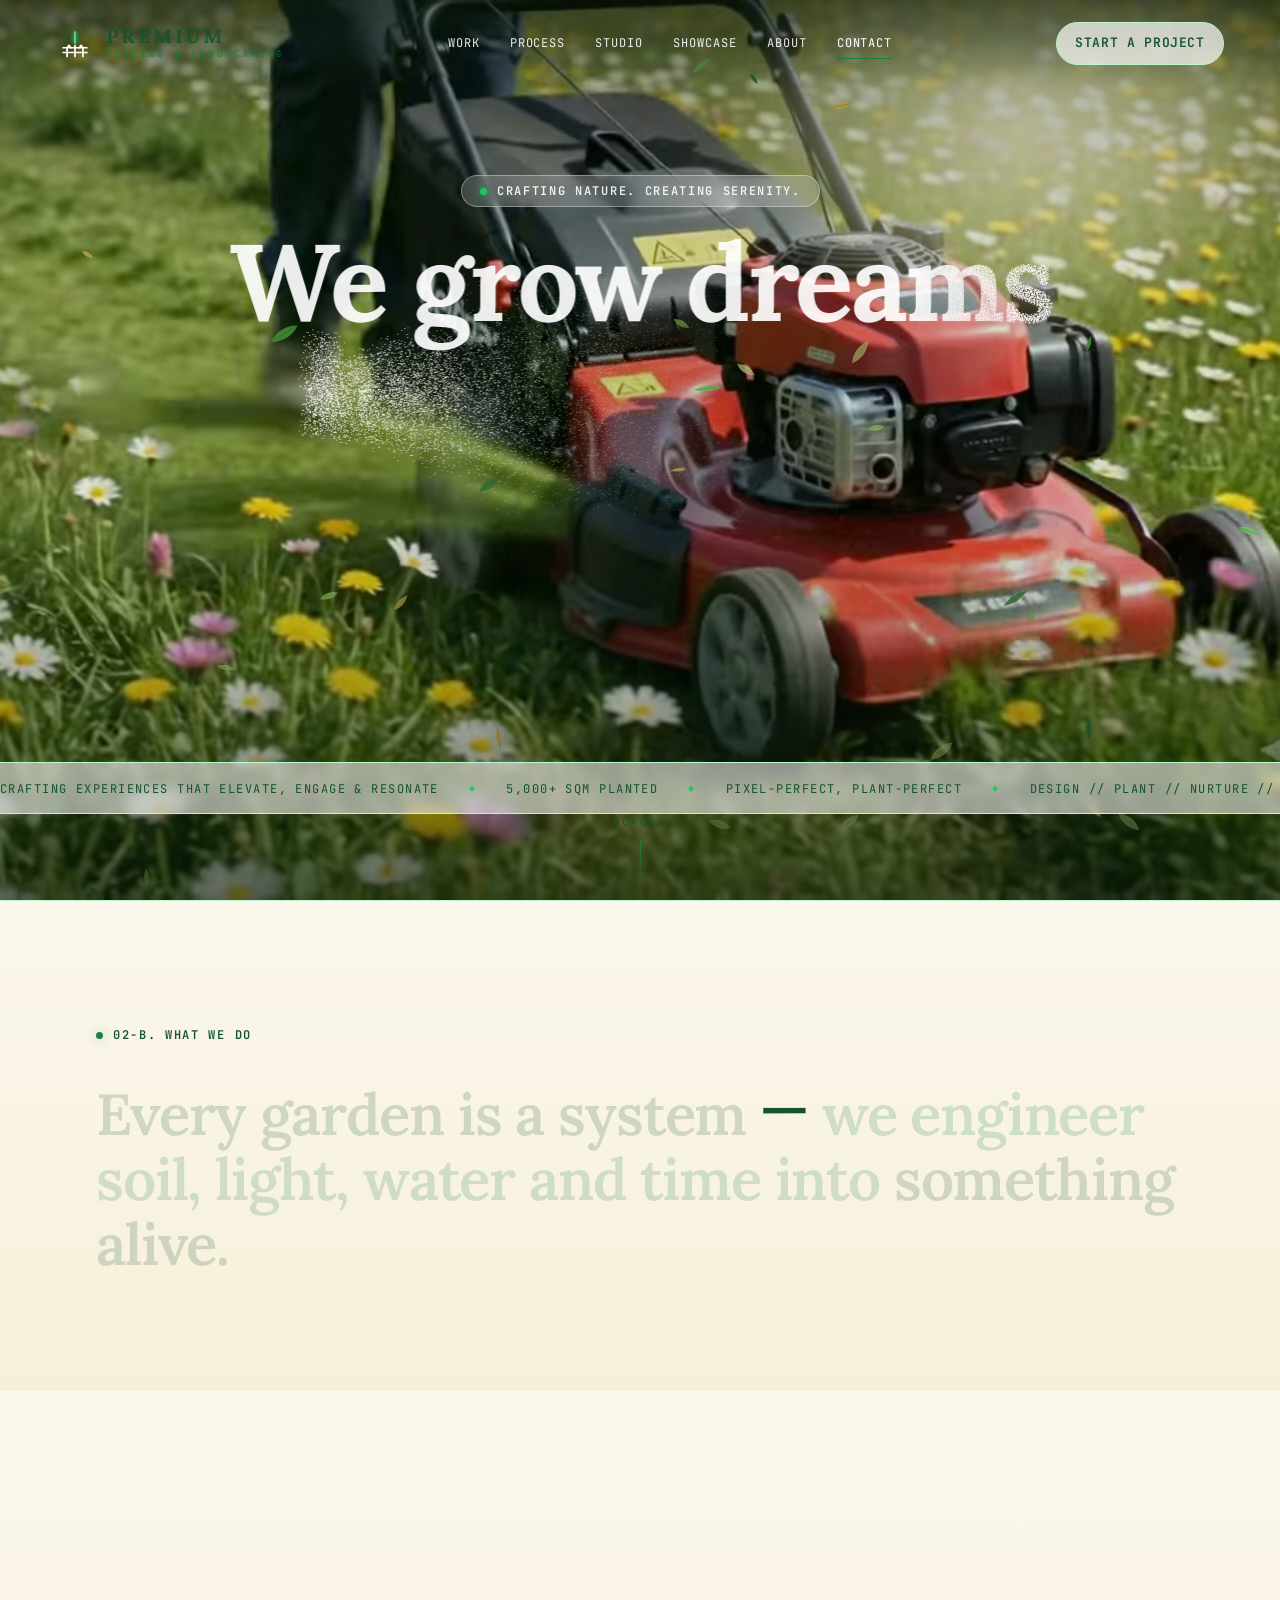
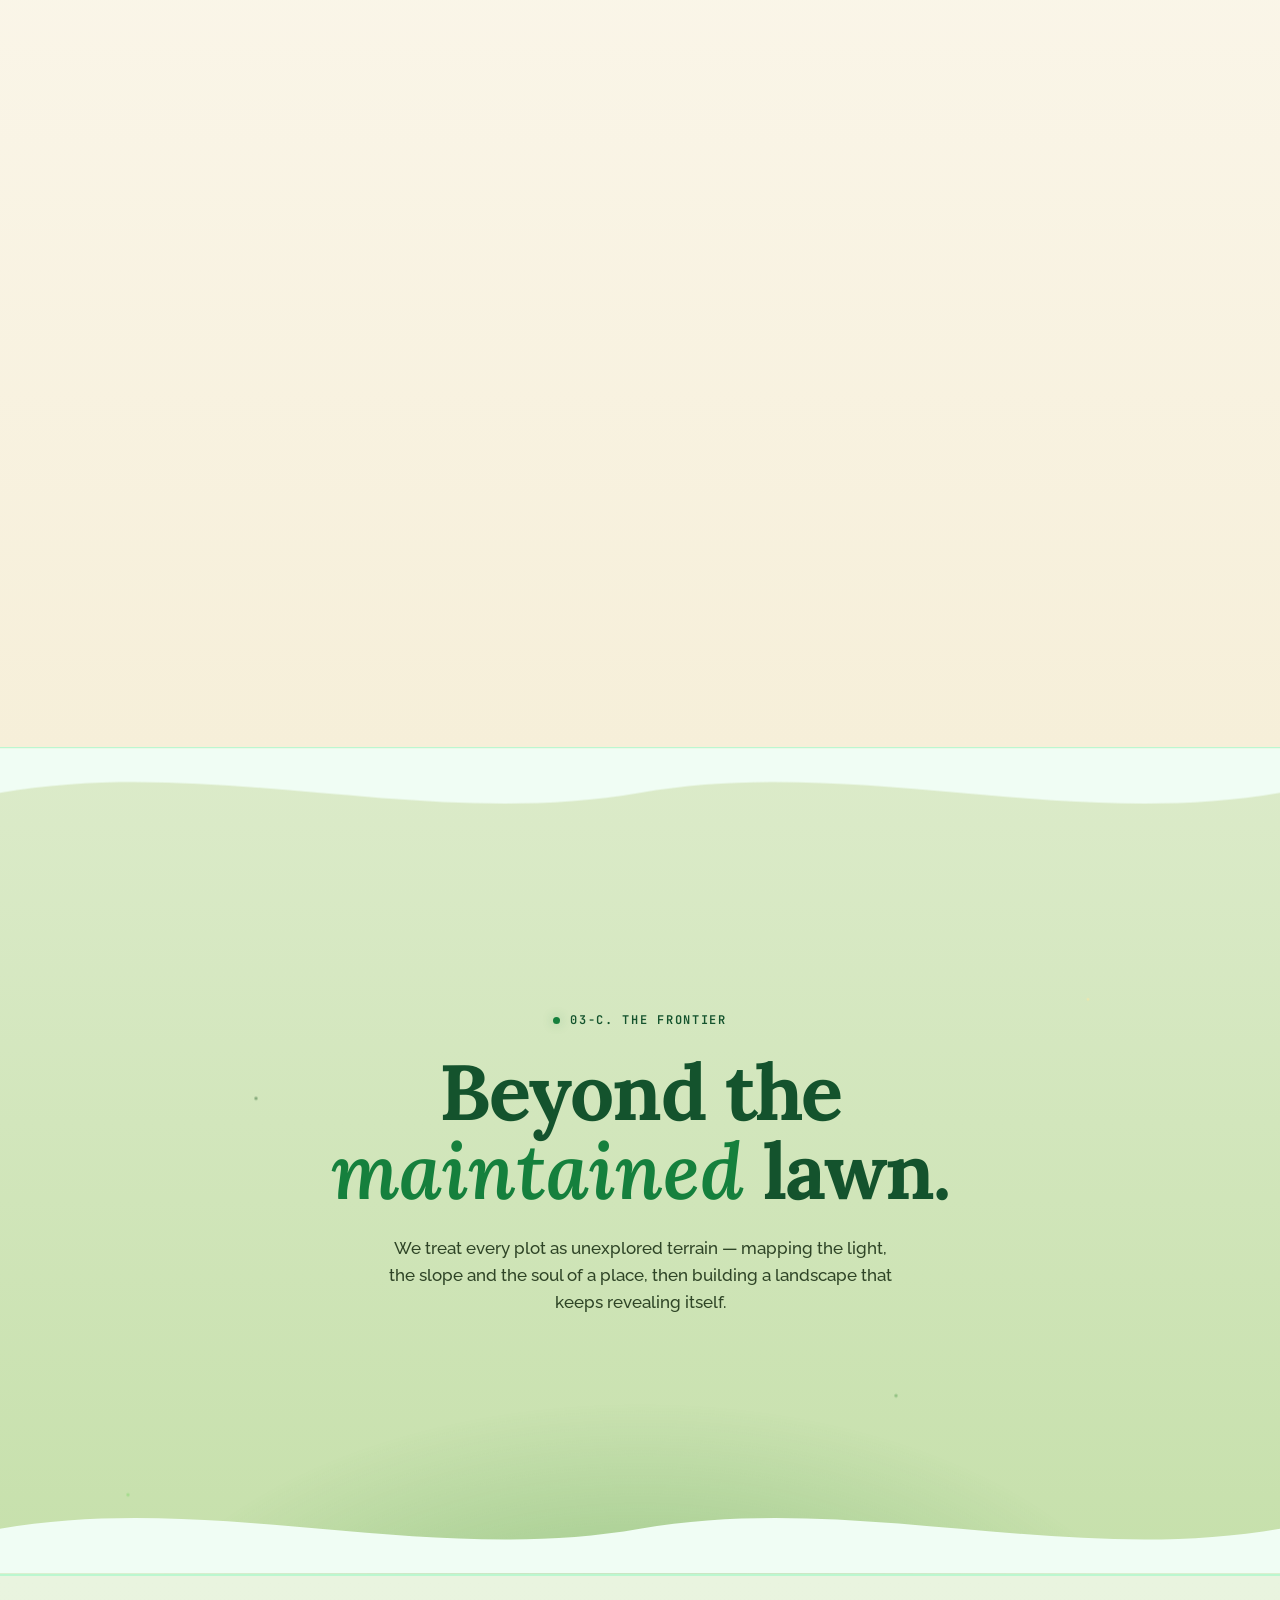
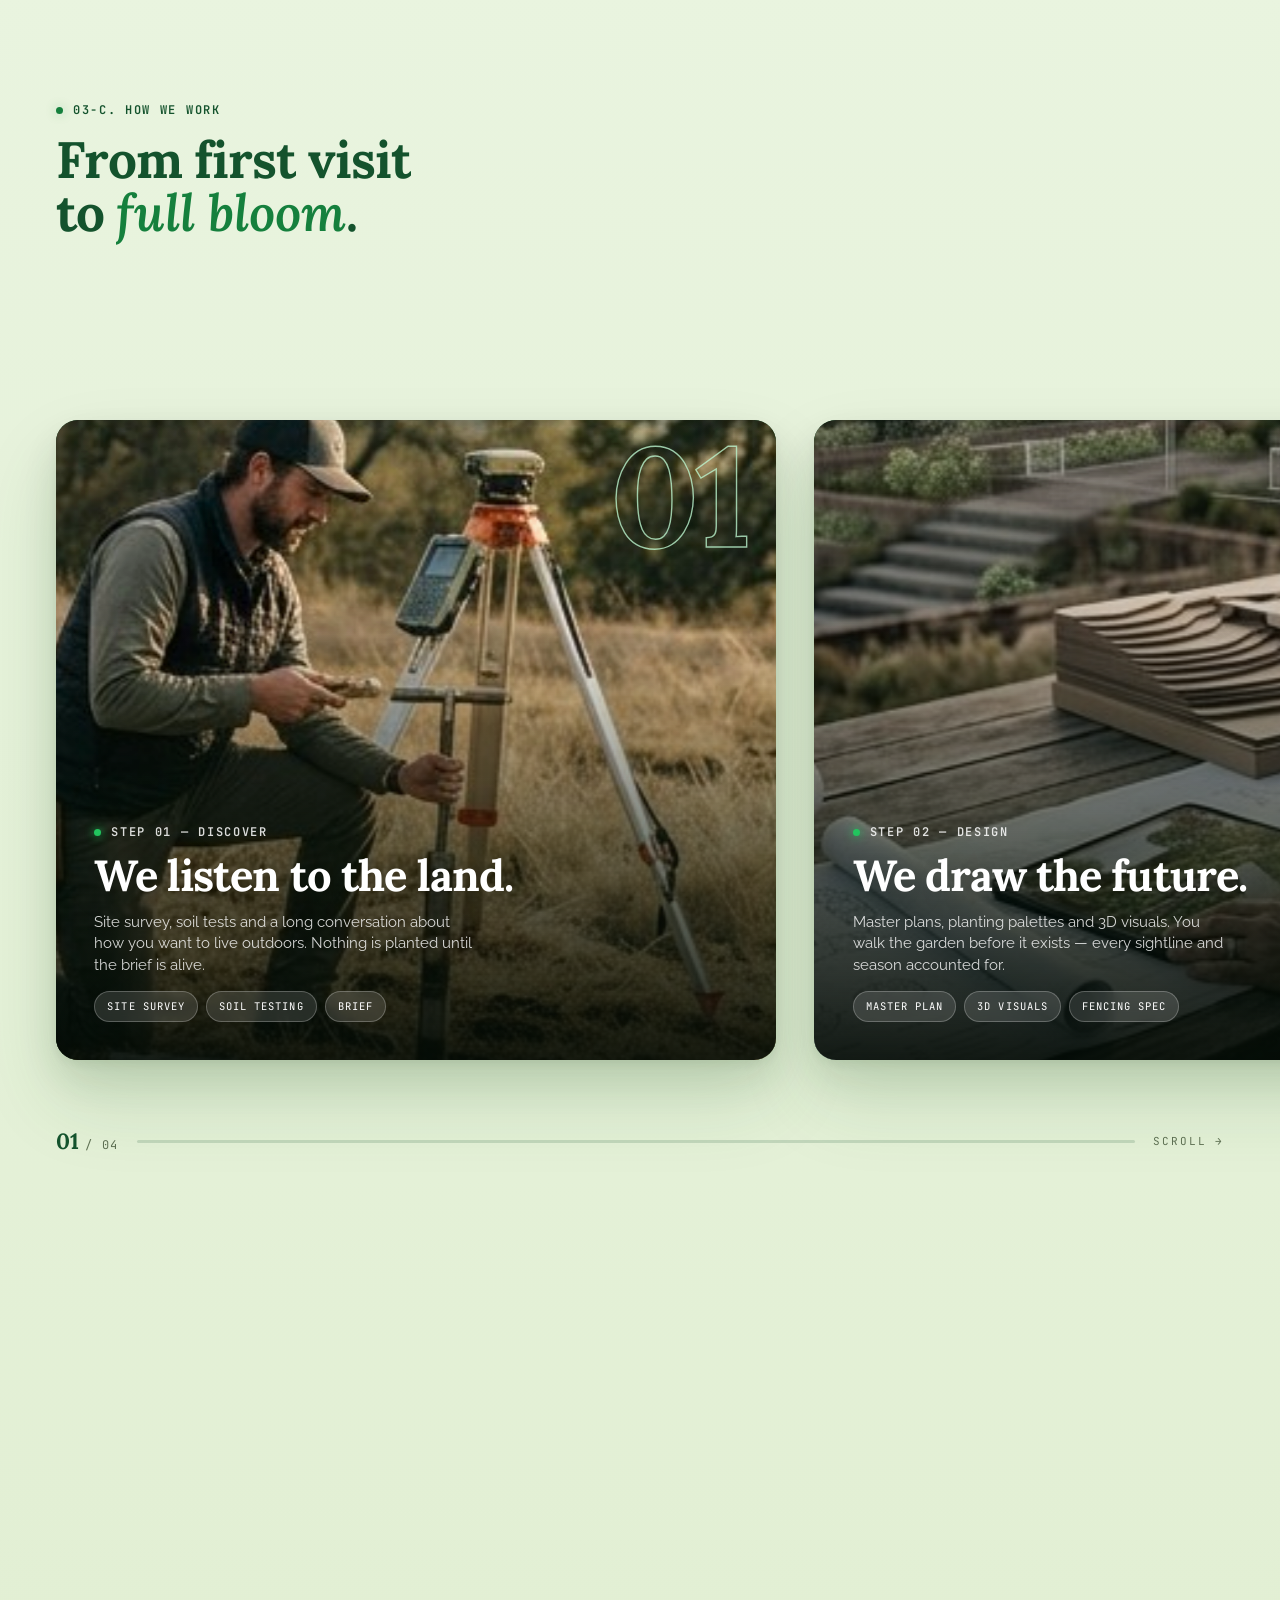
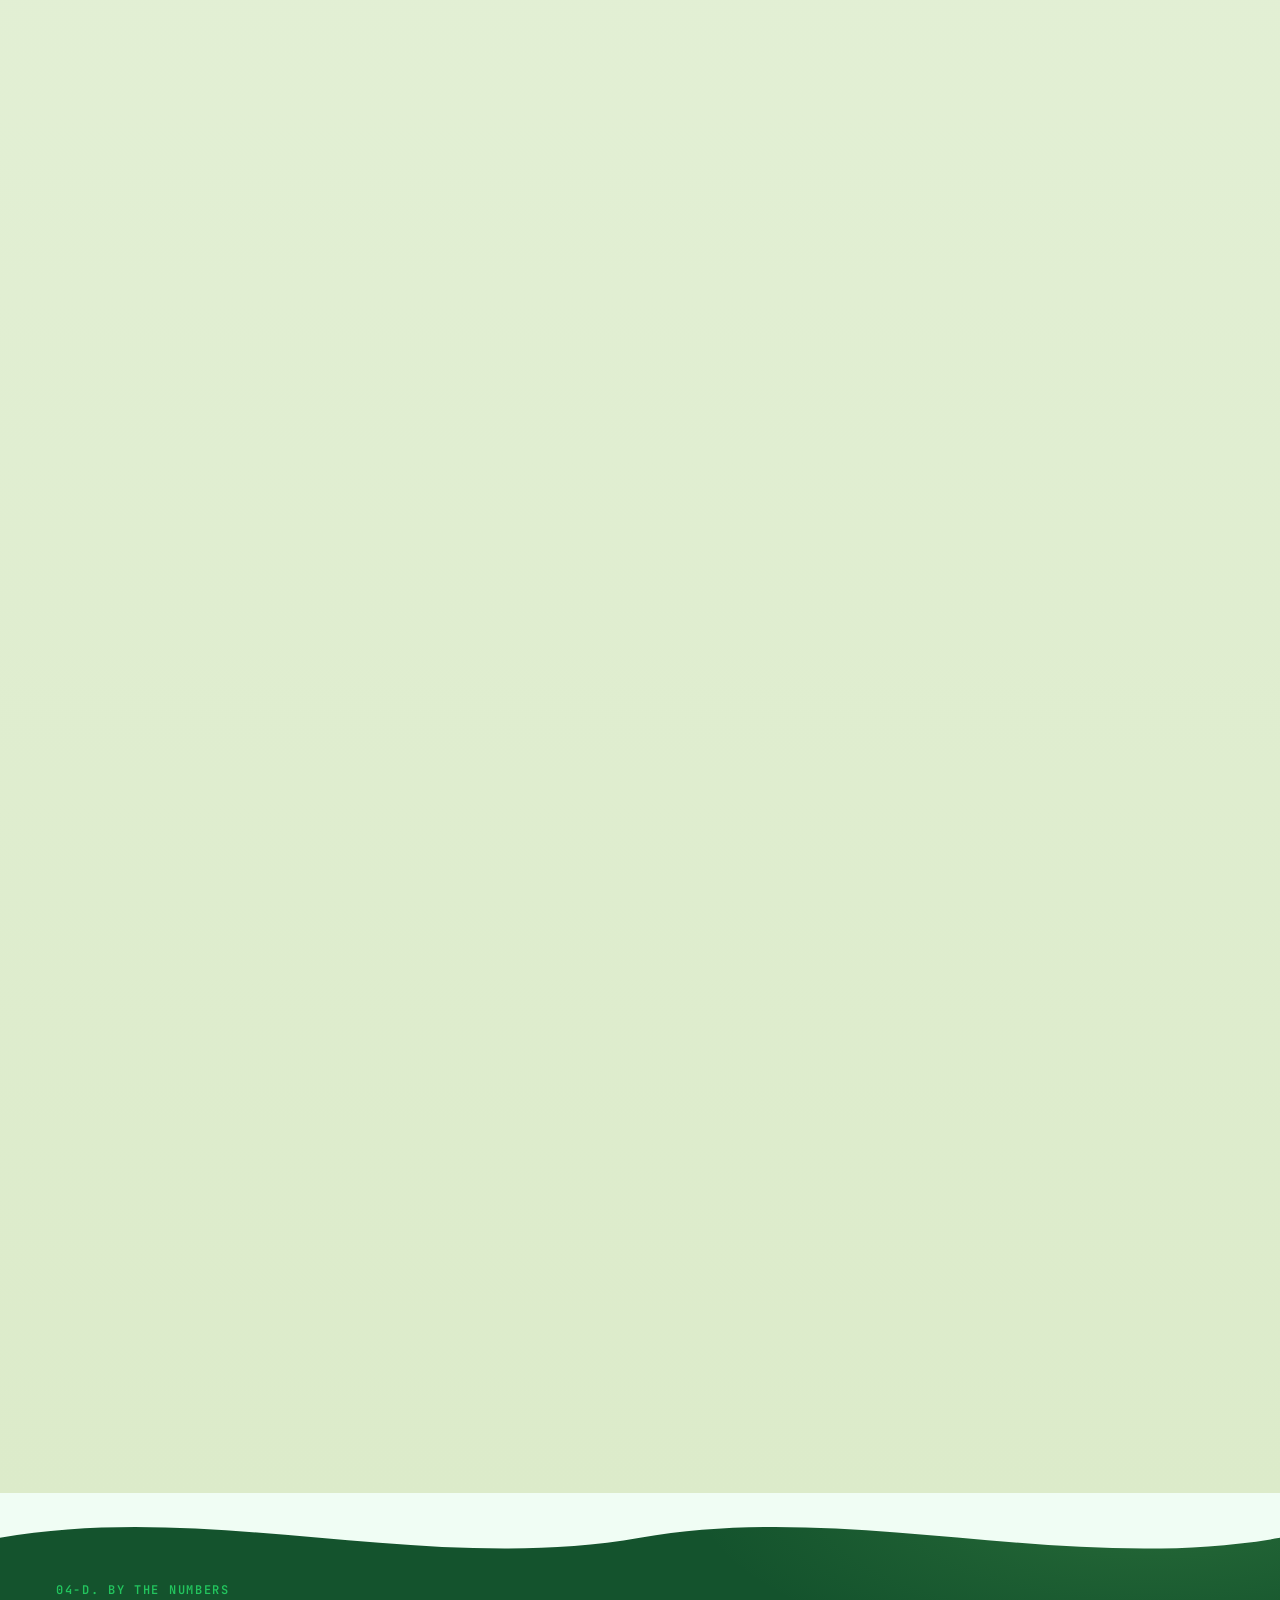
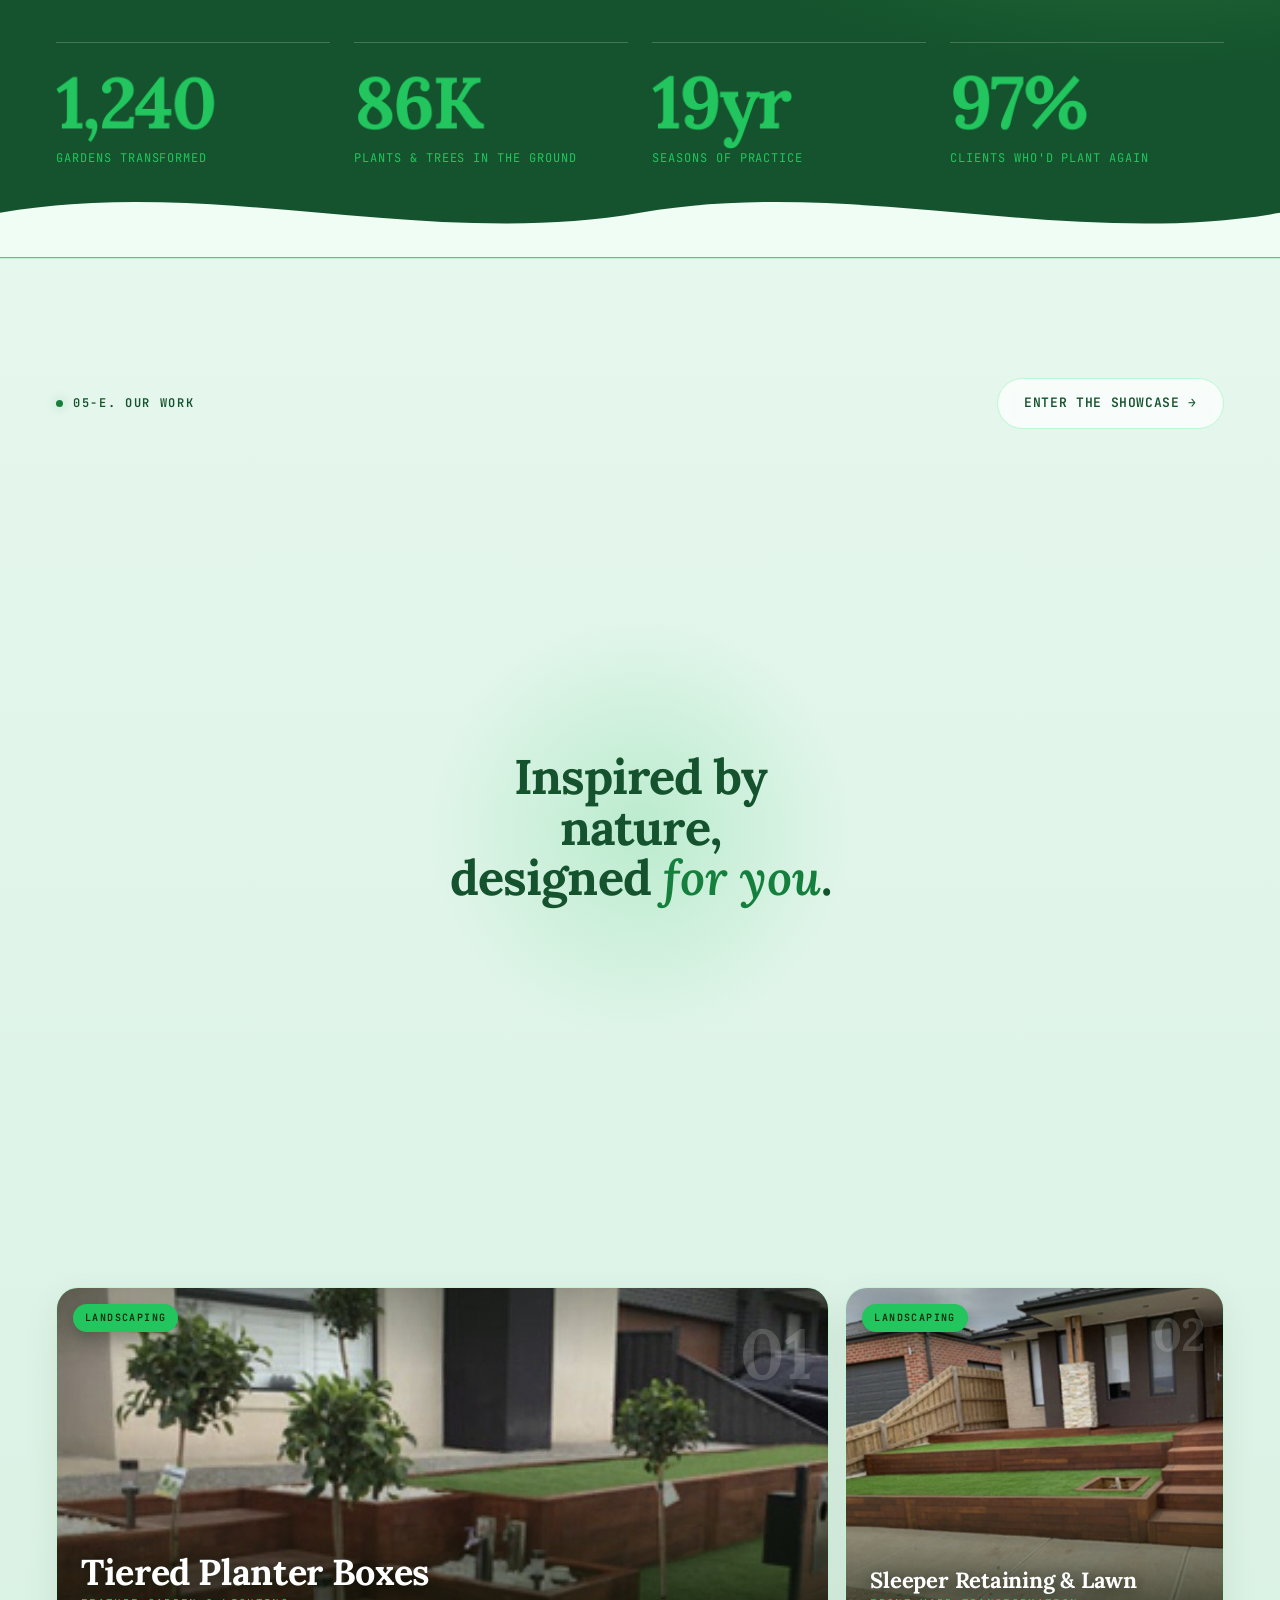
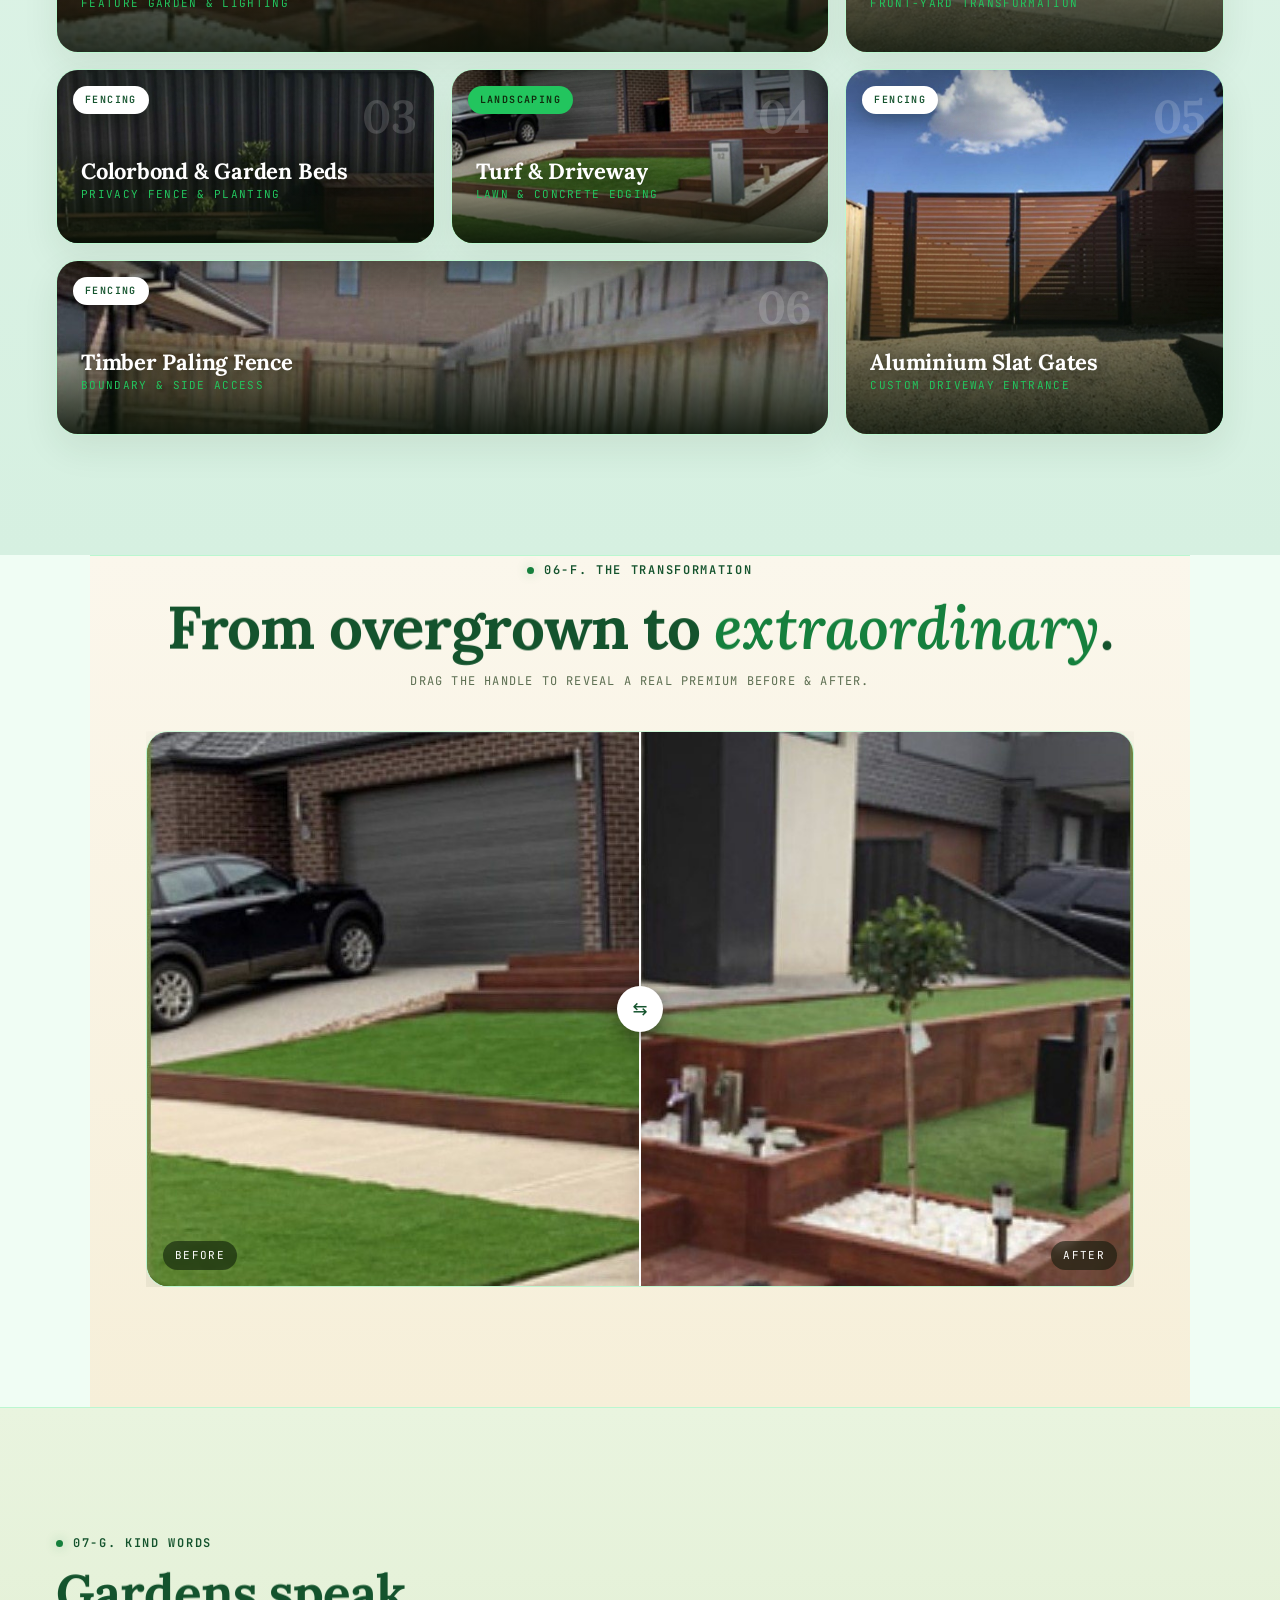
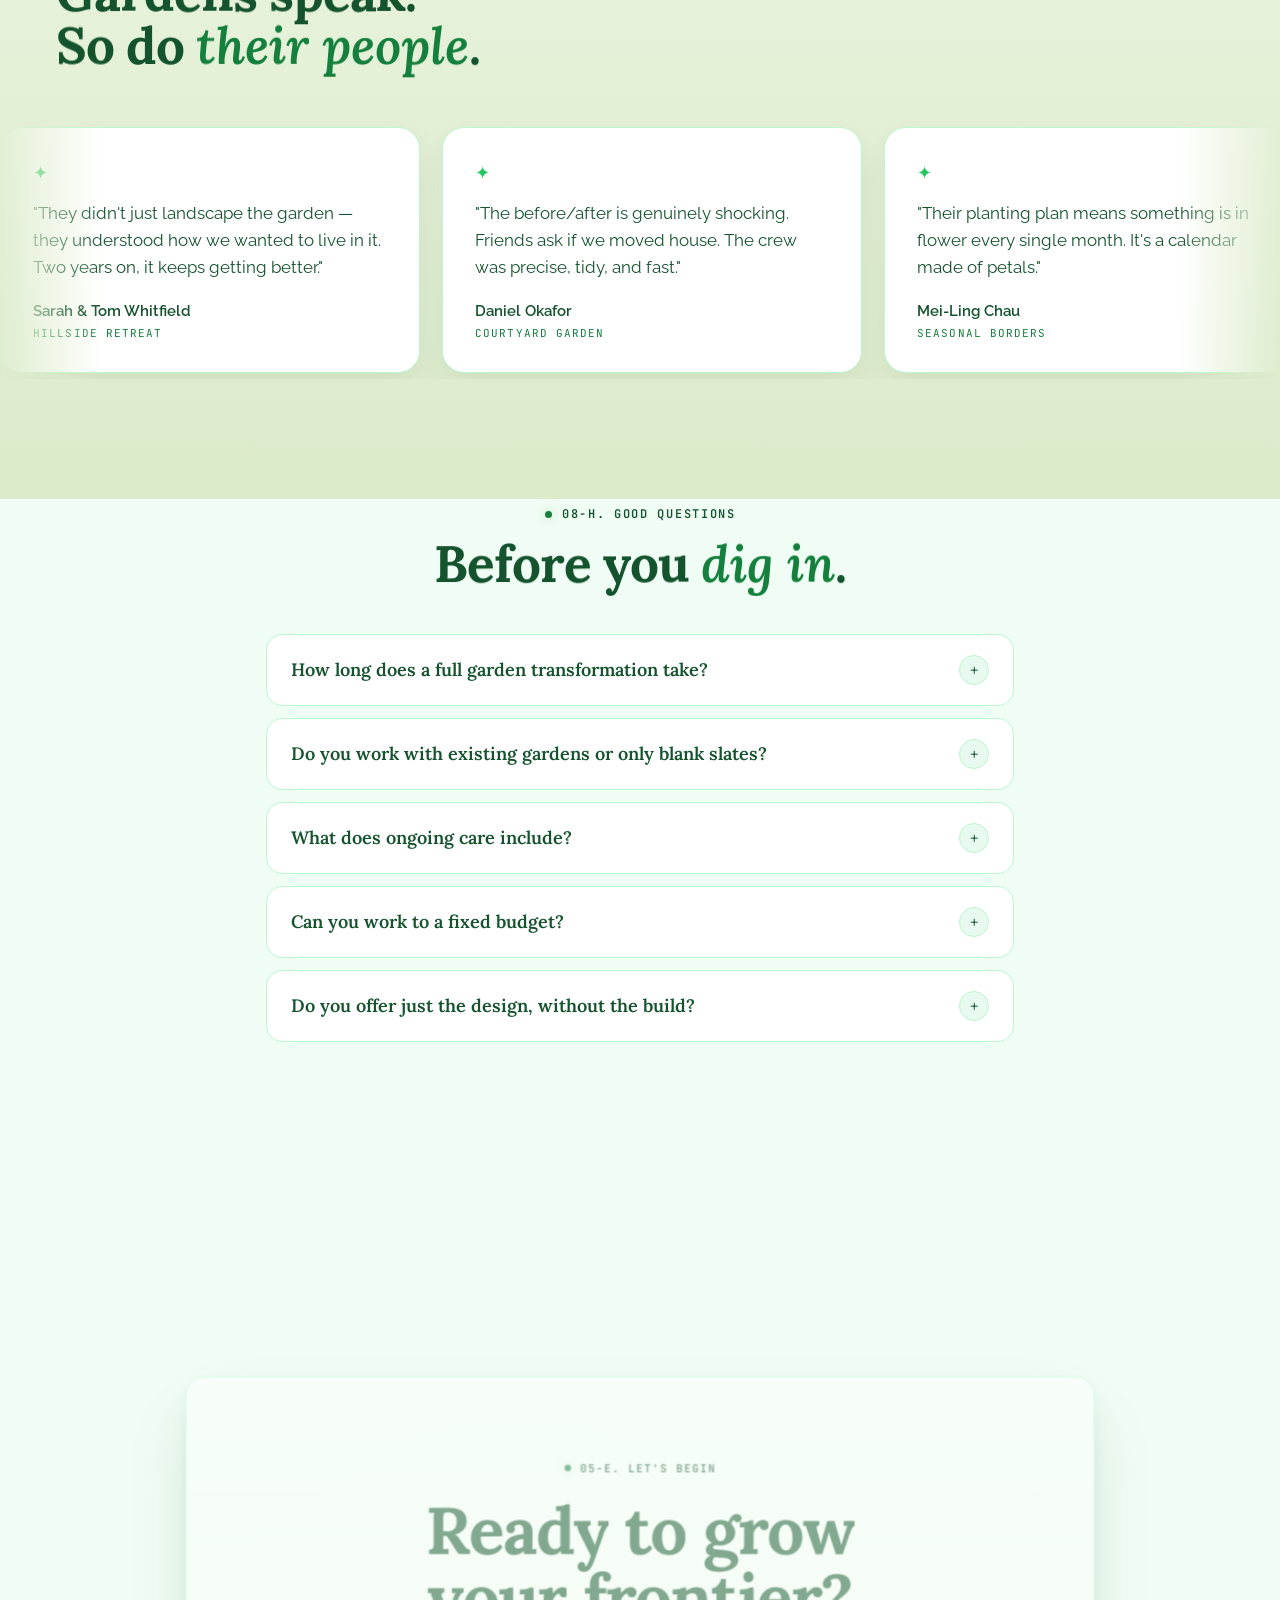
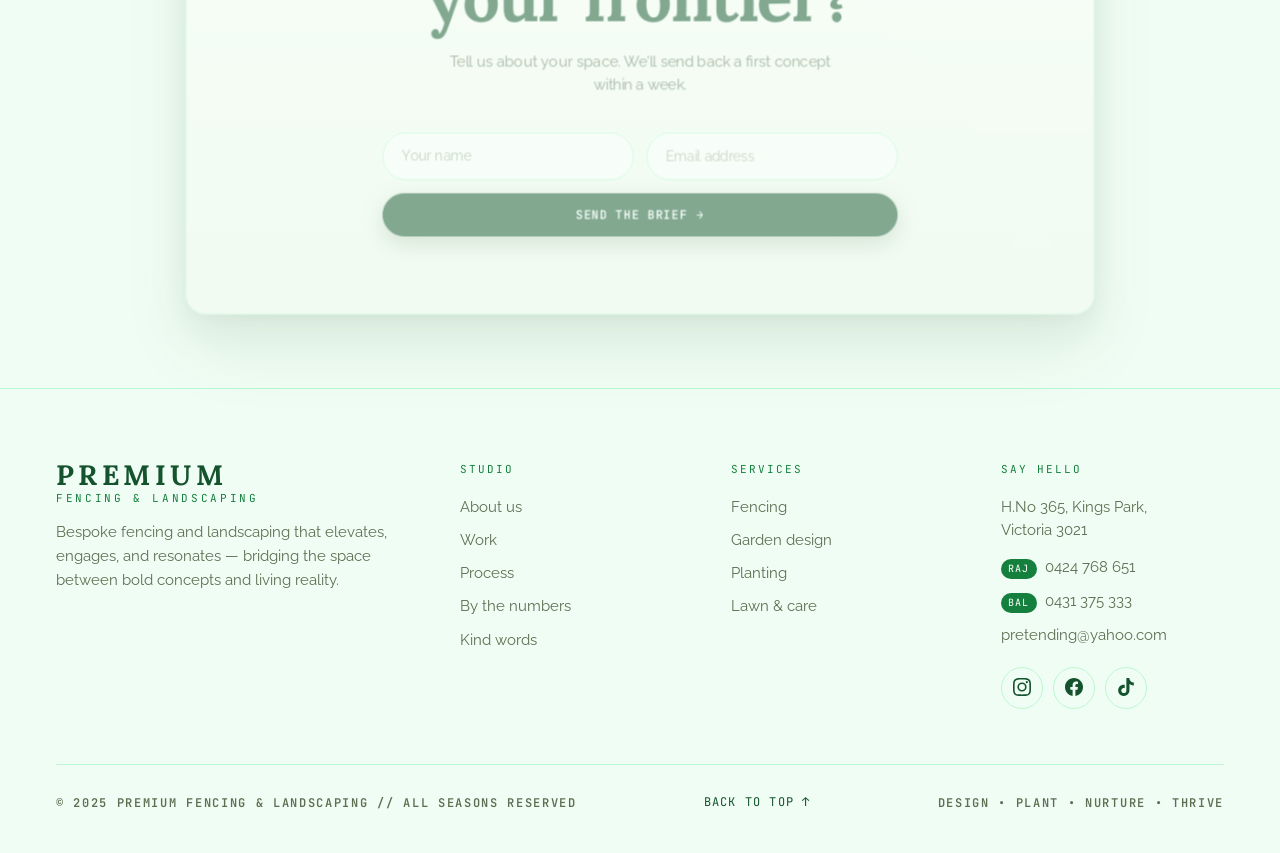
<file: index.html>
<!DOCTYPE html>
<html lang="en">
<head>
  <meta charset="UTF-8" />
  <meta name="viewport" content="width=device-width, initial-scale=1.0" />
  <meta name="theme-color" content="#F0FDF4" media="(prefers-color-scheme: light)" />
  <meta name="theme-color" content="#14532D" media="(prefers-color-scheme: dark)" />
  <title>Premium Fencing & Landscaping — Melbourne</title>
  <meta name="description" content="Premium Fencing & Landscaping crafts living spaces that elevate, engage, and resonate. Fencing, garden design, planting and care across Melbourne — engineered like a frontier." />

  <link rel="preconnect" href="https://fonts.googleapis.com" />
  <link rel="preconnect" href="https://fonts.gstatic.com" crossorigin />
  <link href="https://fonts.googleapis.com/css2?family=Lora:ital,wght@0,400;0,500;0,600;0,700;1,400;1,600&family=Raleway:wght@300;400;500;600;700&family=JetBrains+Mono:wght@500;600&display=swap" rel="stylesheet" />

  <!-- Social / SEO -->
  <meta property="og:type" content="website" />
  <meta property="og:title" content="Premium Fencing & Landscaping — Melbourne" />
  <meta property="og:description" content="We grow dreams into beautiful living spaces. Fencing, design, planting, and care — engineered like a frontier." />
  <meta property="og:image" content="assets/tiered-planter-boxes.jpg" />
  <meta name="twitter:card" content="summary_large_image" />
  <link rel="icon" href="data:image/svg+xml,%3Csvg xmlns='http://www.w3.org/2000/svg' viewBox='0 0 100 100'%3E%3Ctext y='80' font-size='80' fill='%233a8f3a'%3E✦%3C/text%3E%3C/svg%3E" />
  <link rel="preload" as="video" href="assets/hero.webm" type="video/webm" />
  <script type="application/ld+json">
  {
    "@context": "https://schema.org",
    "@type": "LocalBusiness",
    "name": "Premium Fencing & Landscaping",
    "description": "Fencing, garden design, planting, lawn care and tree work.",
    "email": "pretending@yahoo.com",
    "telephone": "+61424768651",
    "address": {
      "@type": "PostalAddress",
      "streetAddress": "H.No 365, Kings Park",
      "addressRegion": "Victoria",
      "postalCode": "3021",
      "addressCountry": "AU"
    },
    "areaServed": "Melbourne, Victoria",
    "knowsAbout": ["Fencing", "Garden design", "Landscaping", "Lawn care"]
  }
  </script>

  <link rel="stylesheet" href="styles.css?v=11" />
</head>
<body>
  <a class="skip-link" href="#main">Skip to content</a>

  <!-- ============ PAGE-LOAD BRAND CURTAIN ============ -->
  <div class="curtain" id="introCurtain" aria-hidden="true">
    <div class="curtain__inner">
      <span class="curtain__mark" aria-hidden="true">
        <svg viewBox="0 0 48 48" role="img">
          <path class="curtain__rail" d="M9 30 H39" />
          <path class="curtain__rail" d="M9 36 H39" />
          <path class="curtain__picket" d="M14 41 V30 l2.4 -3 2.4 3" />
          <path class="curtain__picket" d="M24 41 V27" />
          <path class="curtain__picket" d="M34 41 V30 l-2.4 -3 -2.4 3" />
          <g class="curtain__leaf">
            <path class="curtain__leaf-body" d="M24 26 C17 22 17.5 12 24 7 C30.5 12 31 22 24 26 Z" />
            <path class="curtain__leaf-vein" d="M24 24 V10" />
          </g>
        </svg>
      </span>
      <span class="curtain__word">
        <span class="curtain__name">PREMIUM</span>
        <span class="curtain__sub">Fencing &amp; Landscaping</span>
      </span>
    </div>
  </div>

  <!-- ============ FLOATING BACKGROUND LAYER ============ -->
  <div class="bg-field" aria-hidden="true">
    <span class="orb orb--1"></span>
    <span class="orb orb--3"></span>
  </div>

  <!-- Floating drifting spores / leaves (JS populated) -->
  <div class="spores" id="spores" aria-hidden="true"></div>

  <!-- Scroll progress bar -->
  <div class="scroll-progress" id="scrollProgress" aria-hidden="true"></div>

  <!-- ============ NAV ============ -->
  <header class="nav" id="nav">
    <a class="nav__brand brand" href="#top" aria-label="Premium Fencing and Landscaping — home">
      <span class="brand__mark" aria-hidden="true">
        <svg viewBox="0 0 48 48" role="img">
          <!-- fence rails -->
          <path class="brand__rail" d="M9 30 H39" />
          <path class="brand__rail" d="M9 36 H39" />
          <!-- fence pickets -->
          <path class="brand__picket" d="M14 41 V30 l2.4 -3 2.4 3" />
          <path class="brand__picket" d="M24 41 V27" />
          <path class="brand__picket" d="M34 41 V30 l-2.4 -3 -2.4 3" />
          <!-- growing leaf above centre picket -->
          <g class="brand__leaf">
            <path class="brand__leaf-body" d="M24 26 C17 22 17.5 12 24 7 C30.5 12 31 22 24 26 Z" />
            <path class="brand__leaf-vein" d="M24 24 V10" />
          </g>
        </svg>
      </span>
      <span class="brand__word">
        <span class="brand__name" data-text="PREMIUM">PREMIUM</span>
        <span class="brand__sub">Fencing &amp; Landscaping</span>
      </span>
    </a>
    <nav class="nav__links" aria-label="Primary">
      <a href="#work">Work</a>
      <a href="#process">Process</a>
      <a href="#stats">Studio</a>
      <a href="showcase.html">Showcase</a>
      <a href="about.html">About</a>
      <a href="#contact">Contact</a>
    </nav>
    <a href="#contact" class="btn btn--ghost nav__cta">Start a project</a>
    <button class="nav__burger" id="navBurger" aria-label="Open menu" aria-expanded="false" aria-controls="mobileMenu">
      <span></span><span></span>
    </button>
  </header>

  <!-- Mobile menu drawer -->
  <nav class="mobile-menu" id="mobileMenu" aria-label="Mobile" hidden>
    <a href="#work">Work</a>
    <a href="#process">Process</a>
    <a href="#stats">Studio</a>
    <a href="#gallery">Gallery</a>
    <a href="showcase.html">Showcase</a>
    <a href="about.html">About</a>
    <a href="#contact">Contact</a>
    <a href="#contact" class="btn btn--solid">Start a project</a>
  </nav>

  <main id="main">

  <!-- ============ HERO ============ -->
  <section class="hero" id="top">
    <!-- Background video. Drops behind the veil/content; gradient shows until
         it loads, and the photo (if present) acts as the poster frame. -->
    <video class="hero__video" id="heroVideo"
           autoplay muted playsinline preload="auto"
           poster="assets/hero.jpg" aria-hidden="true">
      <source src="assets/hero.webm" type="video/webm" />
    </video>
    <!-- Photo fallback. Drop your image at assets/hero.jpg — until then a
         sunlit-green gradient shows. object-fit:cover keeps it responsive. -->
    <img class="hero__photo" id="heroPhoto" src="assets/hero.jpg" alt=""
         aria-hidden="true" onerror="this.classList.add('is-missing')" />
    <div class="hero__sun" aria-hidden="true"></div>
    <canvas class="hero__canvas" id="heroCanvas" aria-hidden="true"></canvas>
    <div class="hero__veil" aria-hidden="true"></div>

    <div class="hero__inner">
      <p class="label hero__label reveal">
        <span class="label__dot"></span> Crafting Nature. Creating Serenity.
      </p>

      <h1 class="hero__title" aria-label="We grow dreams into beautiful living spaces.">
        <span class="cine-line" aria-hidden="true">We grow dreams</span>
        <span class="cine-line" aria-hidden="true">into <em>beautiful</em></span>
        <span class="cine-line" aria-hidden="true">living spaces.</span>
      </h1>

      <p class="hero__lede reveal">
        Professional gardening and landscaping that brings life, beauty and value
        to your outdoor spaces — designed, planted, and nurtured to resonate for decades.
      </p>

      <div class="hero__actions reveal">
        <a href="#contact" class="btn btn--solid magnetic">Explore services</a>
        <a href="#work" class="btn btn--ghost hero__ghost-btn">Watch our story →</a>
      </div>
    </div>

    <!-- Marquee ticker -->
    <div class="ticker" aria-hidden="true">
      <div class="ticker__track">
        <span>CRAFTING EXPERIENCES THAT ELEVATE, ENGAGE &amp; RESONATE</span><span class="ticker__dot">✦</span>
        <span>5,000+ SQM PLANTED</span><span class="ticker__dot">✦</span>
        <span>PIXEL-PERFECT, PLANT-PERFECT</span><span class="ticker__dot">✦</span>
        <span>DESIGN // PLANT // NURTURE // THRIVE</span><span class="ticker__dot">✦</span>
        <span>CRAFTING EXPERIENCES THAT ELEVATE, ENGAGE &amp; RESONATE</span><span class="ticker__dot">✦</span>
        <span>5,000+ SQM PLANTED</span><span class="ticker__dot">✦</span>
        <span>PIXEL-PERFECT, PLANT-PERFECT</span><span class="ticker__dot">✦</span>
        <span>DESIGN // PLANT // NURTURE // THRIVE</span><span class="ticker__dot">✦</span>
      </div>
    </div>

    <a href="#work" class="hero__scroll" aria-label="Scroll to work">
      <span>SCROLL</span>
      <span class="hero__scroll-line"></span>
    </a>
  </section>

  <!-- ============ INTRO / SCROLL REVEAL ============ -->
  <section class="intro reveal-section" id="work">
    <p class="label"><span class="label__dot"></span> 02-B. WHAT WE DO</p>
    <h2 class="intro__statement">
      <span class="word">Every</span> <span class="word">garden</span> <span class="word">is</span>
      <span class="word">a</span> <span class="word">system</span> —
      <span class="word dim">we</span> <span class="word dim">engineer</span>
      <span class="word dim">soil,</span> <span class="word dim">light,</span>
      <span class="word dim">water</span> <span class="word dim">and</span>
      <span class="word dim">time</span> <span class="word dim">into</span>
      <span class="word">something</span> <span class="word">alive.</span>
    </h2>
  </section>

  <!-- ============ BENTO / STAGGER CARDS ============ -->
  <section class="bento reveal-section">
    <div class="bento__grid">
      <article class="card card--lg stagger" data-tilt style="--img:url('images/services/01-garden-design.jpg')">
        <div class="card__media" aria-hidden="true"></div>
        <span class="card__index">01</span>
        <div class="card__icon">🌿</div>
        <div class="card__body">
          <p class="card__eyebrow">Design</p>
          <h3>Garden Design</h3>
          <p>Master plans drawn like architecture — structure, sightlines and seasonal rhythm composed before a single seed is sown.</p>
        </div>
      </article>

      <article class="card stagger" data-tilt style="--img:url('images/services/02-planting.jpg')">
        <div class="card__media" aria-hidden="true"></div>
        <span class="card__index">02</span>
        <div class="card__icon">🪴</div>
        <div class="card__body">
          <p class="card__eyebrow">Planting</p>
          <h3>Planting</h3>
          <p>Species selected for your microclimate, layered for year-round texture.</p>
        </div>
      </article>

      <article class="card stagger" data-tilt style="--img:url('images/services/03-irrigation.jpg')">
        <div class="card__media" aria-hidden="true"></div>
        <span class="card__index">03</span>
        <div class="card__icon">💧</div>
        <div class="card__body">
          <p class="card__eyebrow">Water</p>
          <h3>Irrigation</h3>
          <p>Smart, low-waste water systems tuned to each zone automatically.</p>
        </div>
      </article>

      <article class="card card--wide stagger" data-tilt style="--img:url('images/services/04-lawn-care.jpg')">
        <div class="card__media" aria-hidden="true"></div>
        <span class="card__index">04</span>
        <div class="card__icon">🌱</div>
        <div class="card__body">
          <p class="card__eyebrow">Lawn Care</p>
          <h3>Lawn &amp; Care</h3>
          <p>Precision mowing, feeding and seasonal maintenance — your landscape kept pixel-perfect, all year, by a dedicated crew.</p>
        </div>
      </article>

      <article class="card stagger" data-tilt style="--img:url('images/services/05-tree-services.jpg')">
        <div class="card__media" aria-hidden="true"></div>
        <span class="card__index">05</span>
        <div class="card__icon">🌳</div>
        <div class="card__body">
          <p class="card__eyebrow">Trees</p>
          <h3>Tree Services</h3>
          <p>Mature specimens sourced and placed; established trees pruned and cared for.</p>
        </div>
      </article>

      <article class="card stagger" data-tilt style="--img:url('images/services/06-hardscaping.jpg')">
        <div class="card__media" aria-hidden="true"></div>
        <span class="card__index">06</span>
        <div class="card__icon">🧱</div>
        <div class="card__body">
          <p class="card__eyebrow">Structure</p>
          <h3>Hardscaping</h3>
          <p>Paving, steps and retaining walls built to last generations.</p>
        </div>
      </article>

      <article class="card stagger" data-tilt style="--img:url('images/services/07-maintenance.jpg')">
        <div class="card__media" aria-hidden="true"></div>
        <span class="card__index">07</span>
        <div class="card__icon">🧤</div>
        <div class="card__body">
          <p class="card__eyebrow">Upkeep</p>
          <h3>Garden Maintenance</h3>
          <p>Ongoing care that keeps every bed sharp, healthy and thriving.</p>
        </div>
      </article>

      <article class="card stagger" data-tilt style="--img:url('images/services/08-mulching.jpg')">
        <div class="card__media" aria-hidden="true"></div>
        <span class="card__index">08</span>
        <div class="card__icon">🍂</div>
        <div class="card__body">
          <p class="card__eyebrow">Soil</p>
          <h3>Mulching</h3>
          <p>Soil enriched and protected — moisture locked in, weeds kept out.</p>
        </div>
      </article>

      <article class="card stagger" data-tilt style="--img:url('images/services/09-seasonal-cleanup.jpg')">
        <div class="card__media" aria-hidden="true"></div>
        <span class="card__index">09</span>
        <div class="card__icon">🧹</div>
        <div class="card__body">
          <p class="card__eyebrow">Seasonal</p>
          <h3>Seasonal Clean-up</h3>
          <p>Spring and autumn resets that reveal the garden anew.</p>
        </div>
      </article>

      <article class="card stagger" data-tilt style="--img:url('images/services/10-lighting.jpg')">
        <div class="card__media" aria-hidden="true"></div>
        <span class="card__index">10</span>
        <div class="card__icon">💡</div>
        <div class="card__body">
          <p class="card__eyebrow">Ambience</p>
          <h3>Landscape Lighting</h3>
          <p>Low-voltage lighting that lets the garden glow after dark.</p>
        </div>
      </article>

      <article class="card stagger" data-tilt style="--img:url('images/services/11-garden-beds.jpg')">
        <div class="card__media" aria-hidden="true"></div>
        <span class="card__index">11</span>
        <div class="card__icon">🌸</div>
        <div class="card__body">
          <p class="card__eyebrow">Colour</p>
          <h3>Garden Beds</h3>
          <p>Sculpted borders and beds layered for colour through every season.</p>
        </div>
      </article>

      <article class="card stagger" data-tilt style="--img:url('images/services/12-hedging-pruning.jpg')">
        <div class="card__media" aria-hidden="true"></div>
        <span class="card__index">12</span>
        <div class="card__icon">✂️</div>
        <div class="card__body">
          <p class="card__eyebrow">Form</p>
          <h3>Hedging &amp; Pruning</h3>
          <p>Crisp, architectural lines shaped by a practised hand.</p>
        </div>
      </article>
    </div>
  </section>

  <!-- ============ LAYERED PARALLAX ============ -->
  <section class="parallax" id="parallax">
    <div class="wave wave--top" aria-hidden="true">
      <svg viewBox="0 0 1440 120" preserveAspectRatio="none"><path d="M0,60 C240,10 480,110 720,60 C960,10 1200,110 1440,60 L1440,120 L0,120 Z"/></svg>
    </div>
    <div class="parallax__layer parallax__layer--back" data-speed="0.15" aria-hidden="true"></div>
    <div class="parallax__layer parallax__layer--mid" data-speed="0.35" aria-hidden="true"></div>
    <div class="parallax__content">
      <p class="label"><span class="label__dot"></span> 03-C. THE FRONTIER</p>
      <h2 class="parallax__title wipe">Beyond the<br /><em>maintained</em> lawn.</h2>
      <p class="parallax__text">
        We treat every plot as unexplored terrain — mapping the light, the slope and the
        soul of a place, then building a landscape that keeps revealing itself.
      </p>
    </div>
    <div class="parallax__layer parallax__layer--front" data-speed="0.6" aria-hidden="true"></div>
    <div class="wave wave--bottom" aria-hidden="true">
      <svg viewBox="0 0 1440 120" preserveAspectRatio="none"><path d="M0,60 C240,10 480,110 720,60 C960,10 1200,110 1440,60 L1440,120 L0,120 Z"/></svg>
    </div>
  </section>

  <!-- ============ HOW WE WORK — CINEMATIC HORIZONTAL PAN ============ -->
  <section class="story" id="process">
    <div class="story__head reveal-section">
      <p class="label"><span class="label__dot"></span> 03-C. HOW WE WORK</p>
      <h2 class="story__heading">From first visit<br />to <em>full bloom</em>.</h2>
    </div>

    <!-- pinned stage: scroll down pans the reel sideways through the 4 steps -->
    <div class="proc" id="proc">
      <div class="proc__track" id="procTrack">

        <article class="proc__card" data-step="0" data-name="Discover">
          <span class="proc__img" style="--img:url('images/process/01-discover.jpg')" aria-hidden="true"></span>
          <span class="proc__scrim" aria-hidden="true"></span>
          <span class="proc__num" aria-hidden="true">01</span>
          <div class="proc__content">
            <p class="label proc__eyebrow"><span class="label__dot"></span> STEP 01 — DISCOVER</p>
            <h3 class="proc__title">We listen to the land.</h3>
            <p class="proc__text">Site survey, soil tests and a long conversation about how you want to live outdoors. Nothing is planted until the brief is alive.</p>
            <ul class="proc__tags"><li>Site survey</li><li>Soil testing</li><li>Brief</li></ul>
          </div>
        </article>

        <article class="proc__card" data-step="1" data-name="Design">
          <span class="proc__img" style="--img:url('images/process/02-design.jpg')" aria-hidden="true"></span>
          <span class="proc__scrim" aria-hidden="true"></span>
          <span class="proc__num" aria-hidden="true">02</span>
          <div class="proc__content">
            <p class="label proc__eyebrow"><span class="label__dot"></span> STEP 02 — DESIGN</p>
            <h3 class="proc__title">We draw the future.</h3>
            <p class="proc__text">Master plans, planting palettes and 3D visuals. You walk the garden before it exists — every sightline and season accounted for.</p>
            <ul class="proc__tags"><li>Master plan</li><li>3D visuals</li><li>Fencing spec</li></ul>
          </div>
        </article>

        <article class="proc__card" data-step="2" data-name="Build">
          <span class="proc__img" style="--img:url('images/process/03-build.jpg')" aria-hidden="true"></span>
          <span class="proc__scrim" aria-hidden="true"></span>
          <span class="proc__num" aria-hidden="true">03</span>
          <div class="proc__content">
            <p class="label proc__eyebrow"><span class="label__dot"></span> STEP 03 — BUILD</p>
            <h3 class="proc__title">We shape the ground.</h3>
            <p class="proc__text">Fencing, hardscape, soil, irrigation and planting installed by our own crews — precise, clean, and engineered to last.</p>
            <ul class="proc__tags"><li>Fencing &amp; gates</li><li>Retaining</li><li>Planting</li></ul>
          </div>
        </article>

        <article class="proc__card" data-step="3" data-name="Thrive">
          <span class="proc__img" style="--img:url('images/process/04-thrive.jpg')" aria-hidden="true"></span>
          <span class="proc__scrim" aria-hidden="true"></span>
          <span class="proc__num" aria-hidden="true">04</span>
          <div class="proc__content">
            <p class="label proc__eyebrow"><span class="label__dot"></span> STEP 04 — THRIVE</p>
            <h3 class="proc__title">We nurture it on.</h3>
            <p class="proc__text">Seasonal care keeps the system in balance — so the garden doesn't just survive, it grows more beautiful every year.</p>
            <ul class="proc__tags"><li>Seasonal care</li><li>Lawn program</li><li>Tuning</li></ul>
          </div>
        </article>

      </div>

      <!-- persistent HUD — stays fixed while the section is pinned -->
      <div class="proc__hud" aria-hidden="true">
        <span class="proc__count"><b id="procCounter">01</b> <i>/ 04</i></span>
        <span class="proc__rail"><span class="proc__rail-fill" id="procFill"></span></span>
        <span class="proc__hint">Scroll <span>→</span></span>
      </div>
    </div>
  </section>

  <!-- ============ ANIMATED STATISTICS ============ -->
  <section class="stats" id="stats">
    <div class="wave wave--top wave--onband" aria-hidden="true">
      <svg viewBox="0 0 1440 120" preserveAspectRatio="none"><path d="M0,60 C240,10 480,110 720,60 C960,10 1200,110 1440,60 L1440,120 L0,120 Z"/></svg>
    </div>
    <p class="label stats__label"><span class="label__dot"></span> 04-D. BY THE NUMBERS</p>
    <div class="stats__grid">
      <div class="stat stagger">
        <span class="stat__num" data-count="1240" data-suffix="">0</span>
        <span class="stat__label">Gardens transformed</span>
      </div>
      <div class="stat stagger">
        <span class="stat__num" data-count="86" data-suffix="K">0</span>
        <span class="stat__label">Plants &amp; trees in the ground</span>
      </div>
      <div class="stat stagger">
        <span class="stat__num" data-count="19" data-suffix="yr">0</span>
        <span class="stat__label">Seasons of practice</span>
      </div>
      <div class="stat stagger">
        <span class="stat__num" data-count="99" data-suffix="%">0</span>
        <span class="stat__label">Clients who'd plant again</span>
      </div>
    </div>
    <div class="wave wave--bottom wave--onband" aria-hidden="true">
      <svg viewBox="0 0 1440 120" preserveAspectRatio="none"><path d="M0,60 C240,10 480,110 720,60 C960,10 1200,110 1440,60 L1440,120 L0,120 Z"/></svg>
    </div>
  </section>

  <!-- ============ OUR WORK — IMAGE GALLERY ============ -->
  <section class="work reveal-section" id="gallery">
    <div class="work__head work__head--bar">
      <p class="label"><span class="label__dot"></span> 05-E. OUR WORK</p>
      <a href="showcase.html" class="btn btn--ghost">Enter the showcase →</a>
    </div>

    <!-- ── Orbital ring — cards bloom outward from the headline, hold while
         in view, then spin inward and dissolve back into it on scroll ───── -->
    <div class="orbit" id="orbit">
      <div class="orbit__core">
        <h2 class="orbit__title">Inspired by nature,<br />designed <em>for you</em>.</h2>
      </div>
      <div class="orbit__ring" id="orbitRing" aria-hidden="true">
        <!-- card 0 -->
        <div class="scard" data-idx="0">
          <div class="scard__photo"><span class="scard__tag">Landscaping</span></div>
          <div class="scard__body">
            <p class="scard__num">01</p>
            <p class="scard__title">Tiered Planter Boxes</p>
            <small class="scard__sub">Feature garden &amp; lighting</small>
          </div>
        </div>
        <!-- card 1 -->
        <div class="scard" data-idx="1">
          <div class="scard__photo"><span class="scard__tag">Landscaping</span></div>
          <div class="scard__body">
            <p class="scard__num">02</p>
            <p class="scard__title">Sleeper Retaining &amp; Lawn</p>
            <small class="scard__sub">Front-yard transformation</small>
          </div>
        </div>
        <!-- card 2 -->
        <div class="scard" data-idx="2">
          <div class="scard__photo"><span class="scard__tag scard__tag--fence">Fencing</span></div>
          <div class="scard__body">
            <p class="scard__num">03</p>
            <p class="scard__title">Colorbond &amp; Garden Beds</p>
            <small class="scard__sub">Privacy fence &amp; planting</small>
          </div>
        </div>
        <!-- card 3 -->
        <div class="scard" data-idx="3">
          <div class="scard__photo"><span class="scard__tag">Landscaping</span></div>
          <div class="scard__body">
            <p class="scard__num">04</p>
            <p class="scard__title">Turf &amp; Driveway</p>
            <small class="scard__sub">Lawn &amp; concrete edging</small>
          </div>
        </div>
        <!-- card 4 -->
        <div class="scard" data-idx="4">
          <div class="scard__photo"><span class="scard__tag scard__tag--fence">Fencing</span></div>
          <div class="scard__body">
            <p class="scard__num">05</p>
            <p class="scard__title">Aluminium Slat Gates</p>
            <small class="scard__sub">Custom driveway entrance</small>
          </div>
        </div>
        <!-- card 5 -->
        <div class="scard" data-idx="5">
          <div class="scard__photo"><span class="scard__tag scard__tag--fence">Fencing</span></div>
          <div class="scard__body">
            <p class="scard__num">06</p>
            <p class="scard__title">Timber Paling Fence</p>
            <small class="scard__sub">Boundary &amp; side access</small>
          </div>
        </div>
      </div>
    </div>

    <div class="work__grid">
      <!-- Feature tile -->
      <figure class="shot shot--feature reveal-img" style="--d:0s"
        data-full="assets/tiered-planter-boxes.jpg" data-title="Tiered Planter Boxes" data-sub="Feature garden &amp; lighting" data-tag="Landscaping"
        tabindex="0" role="button" aria-label="View project: Tiered Planter Boxes">
        <span class="shot__img" style="background-image:url('assets/tiered-planter-boxes.jpg'), linear-gradient(135deg,#5a3a22,#8a5a34)"></span>
        <span class="shot__num" aria-hidden="true">01</span>
        <span class="shot__tag">Landscaping</span>
        <figcaption>
          <span class="shot__title">Tiered Planter Boxes</span>
          <small>Feature garden &amp; lighting</small>
        </figcaption>
        <span class="shot__cta" aria-hidden="true">View project →</span>
      </figure>

      <figure class="shot shot--tall reveal-img" style="--d:.08s"
        data-full="assets/sleeper-retaining-lawn.jpg" data-title="Sleeper Retaining &amp; Lawn" data-sub="Front-yard transformation" data-tag="Landscaping"
        tabindex="0" role="button" aria-label="View project: Sleeper Retaining and Lawn">
        <span class="shot__img" style="background-image:url('assets/sleeper-retaining-lawn.jpg'), linear-gradient(135deg,#5a3a22,#a7763f)"></span>
        <span class="shot__num" aria-hidden="true">02</span>
        <span class="shot__tag">Landscaping</span>
        <figcaption>
          <span class="shot__title">Sleeper Retaining &amp; Lawn</span>
          <small>Front-yard transformation</small>
        </figcaption>
        <span class="shot__cta" aria-hidden="true">View project →</span>
      </figure>

      <figure class="shot reveal-img" style="--d:.16s"
        data-full="assets/colorbond-garden-beds.jpg" data-title="Colorbond &amp; Garden Beds" data-sub="Privacy fence &amp; planting" data-tag="Fencing"
        tabindex="0" role="button" aria-label="View project: Colorbond and Garden Beds">
        <span class="shot__img" style="background-image:url('assets/colorbond-garden-beds.jpg'), linear-gradient(135deg,#3a4250,#6b7480)"></span>
        <span class="shot__num" aria-hidden="true">03</span>
        <span class="shot__tag shot__tag--fence">Fencing</span>
        <figcaption>
          <span class="shot__title">Colorbond &amp; Garden Beds</span>
          <small>Privacy fence &amp; planting</small>
        </figcaption>
        <span class="shot__cta" aria-hidden="true">View project →</span>
      </figure>

      <figure class="shot reveal-img" style="--d:.24s"
        data-full="assets/turf-driveway-frontyard.jpg" data-title="Turf &amp; Driveway" data-sub="Lawn &amp; concrete edging" data-tag="Landscaping"
        tabindex="0" role="button" aria-label="View project: Turf and Driveway">
        <span class="shot__img" style="background-image:url('assets/turf-driveway-frontyard.jpg'), linear-gradient(135deg,#2f7d3a,#7dd66a)"></span>
        <span class="shot__num" aria-hidden="true">04</span>
        <span class="shot__tag">Landscaping</span>
        <figcaption>
          <span class="shot__title">Turf &amp; Driveway</span>
          <small>Lawn &amp; concrete edging</small>
        </figcaption>
        <span class="shot__cta" aria-hidden="true">View project →</span>
      </figure>

      <figure class="shot shot--tall reveal-img" style="--d:.32s"
        data-full="assets/aluminium-slat-gates.jpg" data-title="Aluminium Slat Gates" data-sub="Custom driveway entrance" data-tag="Fencing"
        tabindex="0" role="button" aria-label="View project: Aluminium Slat Gates">
        <span class="shot__img" style="background-image:url('assets/aluminium-slat-gates.jpg'), linear-gradient(135deg,#5a3a22,#a7763f)"></span>
        <span class="shot__num" aria-hidden="true">05</span>
        <span class="shot__tag shot__tag--fence">Fencing</span>
        <figcaption>
          <span class="shot__title">Aluminium Slat Gates</span>
          <small>Custom driveway entrance</small>
        </figcaption>
        <span class="shot__cta" aria-hidden="true">View project →</span>
      </figure>

      <figure class="shot shot--wide reveal-img" style="--d:.40s"
        data-full="assets/timber-paling-fence.jpg" data-title="Timber Paling Fence" data-sub="Boundary &amp; side access" data-tag="Fencing"
        tabindex="0" role="button" aria-label="View project: Timber Paling Fence">
        <span class="shot__img" style="background-image:url('assets/timber-paling-fence.jpg'), linear-gradient(135deg,#7a6a45,#b59a63)"></span>
        <span class="shot__num" aria-hidden="true">06</span>
        <span class="shot__tag shot__tag--fence">Fencing</span>
        <figcaption>
          <span class="shot__title">Timber Paling Fence</span>
          <small>Boundary &amp; side access</small>
        </figcaption>
        <span class="shot__cta" aria-hidden="true">View project →</span>
      </figure>
    </div>
  </section>

  <!-- ============ BEFORE / AFTER SLIDER ============ -->
  <section class="reveal-section" id="transform">
    <div class="ba-wrap">
      <div class="ba-head">
        <p class="label"><span class="label__dot"></span> 06-F. THE TRANSFORMATION</p>
        <h2 class="ba-title">From overgrown to <em>extraordinary</em>.</h2>
        <p class="ba-sub">Drag the handle to reveal a real Premium before &amp; after.</p>
      </div>

      <div class="ba reveal-img" id="ba" style="--pos:50%">
        <!-- Placeholder pairing using real project photos. Swap in genuine
             same-site before/after shots (assets/before.jpg, assets/after.jpg). -->
        <span class="ba__img ba__after" style="background-image:url('assets/tiered-planter-boxes.jpg'), linear-gradient(135deg,#1f5a26,#7dd66a 70%,#cfe08a)"></span>
        <span class="ba__img ba__before" style="background-image:url('assets/turf-driveway-frontyard.jpg'), linear-gradient(135deg,#5a5436,#8a7d4a 60%,#a89b6a)"></span>
        <span class="ba__divider" aria-hidden="true"><span class="ba__knob">⇆</span></span>
        <span class="ba__tag ba__tag--before">Before</span>
        <span class="ba__tag ba__tag--after">After</span>
        <input type="range" class="ba__range" min="0" max="100" value="50"
               aria-label="Reveal before and after the transformation" />
      </div>
    </div>
  </section>

  <!-- ============ TESTIMONIALS ============ -->
  <section class="quotes reveal-section" id="voices">
    <div class="quotes__head">
      <p class="label"><span class="label__dot"></span> 07-G. KIND WORDS</p>
      <h2 class="quotes__title">Gardens speak.<br />So do <em>their people</em>.</h2>
    </div>
    <div class="quotes__rail" aria-label="Client testimonials">
      <div class="quotes__track">
        <figure class="quote">
          <blockquote>"They didn't just landscape the garden — they understood how we wanted to live in it. Two years on, it keeps getting better."</blockquote>
          <figcaption><span>Sarah & Tom Whitfield</span><small>Hillside Retreat</small></figcaption>
        </figure>
        <figure class="quote">
          <blockquote>"The before/after is genuinely shocking. Friends ask if we moved house. The crew was precise, tidy, and fast."</blockquote>
          <figcaption><span>Daniel Okafor</span><small>Courtyard Garden</small></figcaption>
        </figure>
        <figure class="quote">
          <blockquote>"Their planting plan means something is in flower every single month. It's a calendar made of petals."</blockquote>
          <figcaption><span>Mei-Ling Chau</span><small>Seasonal Borders</small></figcaption>
        </figure>
        <figure class="quote">
          <blockquote>"Smart irrigation halved our water bill and the lawn has never looked richer. Engineering and gardening in one team."</blockquote>
          <figcaption><span>Priya Raman</span><small>Terraced Slope</small></figcaption>
        </figure>
        <!-- duplicate set for seamless marquee loop -->
        <figure class="quote" aria-hidden="true">
          <blockquote>"They didn't just landscape the garden — they understood how we wanted to live in it. Two years on, it keeps getting better."</blockquote>
          <figcaption><span>Sarah & Tom Whitfield</span><small>Hillside Retreat</small></figcaption>
        </figure>
        <figure class="quote" aria-hidden="true">
          <blockquote>"The before/after is genuinely shocking. Friends ask if we moved house. The crew was precise, tidy, and fast."</blockquote>
          <figcaption><span>Daniel Okafor</span><small>Courtyard Garden</small></figcaption>
        </figure>
        <figure class="quote" aria-hidden="true">
          <blockquote>"Their planting plan means something is in flower every single month. It's a calendar made of petals."</blockquote>
          <figcaption><span>Mei-Ling Chau</span><small>Seasonal Borders</small></figcaption>
        </figure>
        <figure class="quote" aria-hidden="true">
          <blockquote>"Smart irrigation halved our water bill and the lawn has never looked richer. Engineering and gardening in one team."</blockquote>
          <figcaption><span>Priya Raman</span><small>Terraced Slope</small></figcaption>
        </figure>
      </div>
    </div>
  </section>

  <!-- ============ FAQ ============ -->
  <section class="faq reveal-section" id="faq">
    <div class="faq__head">
      <p class="label"><span class="label__dot"></span> 08-H. GOOD QUESTIONS</p>
      <h2 class="faq__title">Before you <em>dig in</em>.</h2>
    </div>
    <div class="faq__list">
      <details class="faq__item">
        <summary>How long does a full garden transformation take?<span class="faq__marker" aria-hidden="true">+</span></summary>
        <p>Most projects run 6–12 weeks from first survey to final planting, depending on scale and season. Design takes 2–3 weeks; the build is staged so you always have usable outdoor space.</p>
      </details>
      <details class="faq__item">
        <summary>Do you work with existing gardens or only blank slates?<span class="faq__marker" aria-hidden="true">+</span></summary>
        <p>Both. Some of our favourite work edits what's already growing — keeping mature trees and good bones, then rebuilding structure, soil and planting around them.</p>
      </details>
      <details class="faq__item">
        <summary>What does ongoing care include?<span class="faq__marker" aria-hidden="true">+</span></summary>
        <p>Seasonal pruning, feeding, lawn programmes, irrigation tuning and replanting where needed. You'll have a dedicated crew who knows your garden by name.</p>
      </details>
      <details class="faq__item">
        <summary>Can you work to a fixed budget?<span class="faq__marker" aria-hidden="true">+</span></summary>
        <p>Yes — we design to the budget, not past it. The master plan can also be phased over several seasons so the garden grows as you do.</p>
      </details>
      <details class="faq__item">
        <summary>Do you offer just the design, without the build?<span class="faq__marker" aria-hidden="true">+</span></summary>
        <p>We do. You'll receive full drawings, planting plans and specifications that any competent contractor can build from — though we'd love to build it with you.</p>
      </details>
    </div>
  </section>

  <!-- ============ INTERACTIVE CTA ============ -->
  <section class="cta" id="contact">
    <div class="cta__card" id="ctaCard">
      <div class="cta__glow" id="ctaGlow" aria-hidden="true"></div>
      <p class="label"><span class="label__dot"></span> 05-E. LET'S BEGIN</p>
      <h2 class="cta__title wipe">Ready to grow<br />your frontier?</h2>
      <p class="cta__text">Tell us about your space. We'll send back a first concept within a week.</p>

      <form class="cta__form" id="ctaForm" novalidate>
        <div class="cta__row">
          <input type="text" name="name" placeholder="Your name" autocomplete="name" required />
          <input type="email" name="email" placeholder="Email address" autocomplete="email" required />
        </div>
        <button type="submit" class="btn btn--solid magnetic cta__submit">
          <span>Send the brief</span>
          <span class="cta__arrow">→</span>
        </button>
        <p class="cta__success" id="ctaSuccess" hidden>✦ Thanks — your brief has landed. We'll be in touch.</p>
      </form>
    </div>
  </section>

  </main>

  <!-- ============ PROJECT LIGHTBOX ============ -->
  <div class="lightbox" id="lightbox" role="dialog" aria-modal="true" aria-label="Project viewer" hidden>
    <button class="lightbox__close" id="lightboxClose" type="button" aria-label="Close viewer">✕</button>
    <button class="lightbox__nav lightbox__prev" id="lightboxPrev" type="button" aria-label="Previous project">‹</button>
    <figure class="lightbox__stage">
      <img class="lightbox__img" id="lightboxImg" alt="" />
      <figcaption class="lightbox__cap">
        <span class="lightbox__tag" id="lightboxTag"></span>
        <span class="lightbox__title" id="lightboxTitle"></span>
        <span class="lightbox__sub" id="lightboxSub"></span>
        <span class="lightbox__count" id="lightboxCount"></span>
      </figcaption>
    </figure>
    <button class="lightbox__nav lightbox__next" id="lightboxNext" type="button" aria-label="Next project">›</button>
  </div>

  <!-- film grain overlay -->
  <div class="grain" aria-hidden="true"></div>

  <!-- ============ FOOTER ============ -->
  <footer class="footer">
    <div class="footer__top">
      <div class="footer__brand">
        <span class="footer__name">
          <span class="footer__name-main">PREMIUM</span>
          <span class="footer__name-sub">Fencing &amp; Landscaping</span>
        </span>
        <p>Bespoke fencing and landscaping that elevates, engages, and resonates — bridging the space between bold concepts and living reality.</p>
      </div>
      <nav class="footer__col" aria-label="Footer — Studio">
        <span class="footer__col-title">Studio</span>
        <a href="about.html">About us</a>
        <a href="#work">Work</a>
        <a href="#process">Process</a>
        <a href="#stats">By the numbers</a>
        <a href="#voices">Kind words</a>
      </nav>
      <nav class="footer__col" aria-label="Footer — Services">
        <span class="footer__col-title">Services</span>
        <a href="#work">Fencing</a>
        <a href="#work">Garden design</a>
        <a href="#work">Planting</a>
        <a href="#work">Lawn &amp; care</a>
      </nav>
      <div class="footer__col">
        <span class="footer__col-title">Say hello</span>
        <address class="footer__address">
          H.No 365, Kings Park,<br />Victoria 3021
        </address>
        <a class="footer__contact" href="tel:+61424768651"><span>Raj</span> 0424 768 651</a>
        <a class="footer__contact" href="tel:+61431375333"><span>Bal</span> 0431 375 333</a>
        <a href="mailto:pretending@yahoo.com">pretending@yahoo.com</a>
        <div class="social-links" aria-label="Social media">
          <a href="https://www.instagram.com/" target="_blank" rel="noopener noreferrer" aria-label="Follow us on Instagram">
            <svg viewBox="0 0 24 24" aria-hidden="true"><path d="M12 2.16c3.2 0 3.58.01 4.85.07 3.25.15 4.77 1.69 4.92 4.92.06 1.27.07 1.65.07 4.85s-.01 3.58-.07 4.85c-.15 3.23-1.66 4.77-4.92 4.92-1.27.06-1.64.07-4.85.07s-3.58-.01-4.85-.07c-3.26-.15-4.77-1.7-4.92-4.92-.06-1.27-.07-1.64-.07-4.85s.01-3.58.07-4.85c.15-3.23 1.66-4.77 4.92-4.92C8.42 2.17 8.8 2.16 12 2.16M12 0C8.74 0 8.33.01 7.05.07 2.7.27.28 2.69.08 7.05.01 8.33 0 8.74 0 12s.01 3.67.07 4.95c.2 4.36 2.62 6.78 6.98 6.98C8.33 23.99 8.74 24 12 24s3.67-.01 4.95-.07c4.35-.2 6.78-2.62 6.98-6.98.06-1.28.07-1.69.07-4.95s-.01-3.67-.07-4.95c-.2-4.35-2.62-6.78-6.98-6.98C15.67.01 15.26 0 12 0zm0 5.84a6.16 6.16 0 100 12.32 6.16 6.16 0 000-12.32zm0 10.16a4 4 0 110-8 4 4 0 010 8zm6.41-11.85a1.44 1.44 0 100 2.88 1.44 1.44 0 000-2.88z"/></svg>
          </a>
          <a href="https://www.facebook.com/" target="_blank" rel="noopener noreferrer" aria-label="Follow us on Facebook">
            <svg viewBox="0 0 24 24" aria-hidden="true"><path d="M24 12.07C24 5.4 18.63 0 12 0S0 5.4 0 12.07c0 6.02 4.39 11.01 10.13 11.93v-8.44H7.08v-3.49h3.05V9.41c0-3.02 1.79-4.69 4.53-4.69 1.31 0 2.69.24 2.69.24v2.97h-1.52c-1.49 0-1.96.93-1.96 1.89v2.25h3.33l-.53 3.49h-2.8v8.44C19.61 23.08 24 18.09 24 12.07z"/></svg>
          </a>
          <a href="https://www.tiktok.com/" target="_blank" rel="noopener noreferrer" aria-label="Follow us on TikTok">
            <svg viewBox="0 0 24 24" aria-hidden="true"><path d="M12.53.02C13.84 0 15.14.01 16.44 0c.08 1.53.63 3.09 1.75 4.17 1.12 1.11 2.7 1.62 4.24 1.79v4.03c-1.44-.05-2.89-.35-4.2-.97-.57-.26-1.1-.59-1.62-.93-.01 2.92.01 5.84-.02 8.75-.08 1.4-.54 2.79-1.35 3.94-1.31 1.92-3.58 3.17-5.91 3.21-1.43.08-2.86-.31-4.08-1.03-2.02-1.19-3.44-3.37-3.65-5.71-.02-.5-.03-1-.01-1.49.18-1.9 1.12-3.72 2.58-4.96 1.66-1.44 3.98-2.13 6.15-1.72.02 1.48-.04 2.96-.04 4.44-.99-.32-2.15-.23-3.02.37-.63.41-1.11 1.04-1.36 1.75-.21.51-.15 1.07-.14 1.61.24 1.64 1.82 3.02 3.5 2.87 1.12-.01 2.19-.66 2.77-1.61.19-.33.4-.67.41-1.06.1-1.79.06-3.57.07-5.36.01-4.03-.01-8.05.02-12.07z"/></svg>
          </a>
        </div>
      </div>
    </div>
    <div class="footer__bottom">
      <span class="label">© 2025 PREMIUM FENCING &amp; LANDSCAPING // ALL SEASONS RESERVED</span>
      <a class="footer__top-link" href="#top">Back to top ↑</a>
      <span class="label">DESIGN • PLANT • NURTURE • THRIVE</span>
    </div>
  </footer>

  <script src="vendor/gsap.min.js"></script>
  <script src="vendor/ScrollTrigger.min.js"></script>
  <script src="vendor/lenis.min.js"></script>
  <script src="hero.js" defer></script>
  <script src="main.js?v=5" defer></script>
  <script src="process.js?v=1" defer></script>
  <script src="cards.js" defer></script>
  <script src="focal-cta.js" defer></script>
  <script src="shuffle-gallery.js?v=7" defer></script>
  <script src="headlines.js" defer></script>
  <script src="vapour-text.js?v=6" defer></script>
  <script src="cursor.js" defer></script>
  <script src="transition.js" defer></script>
</body>
</html>
</file>
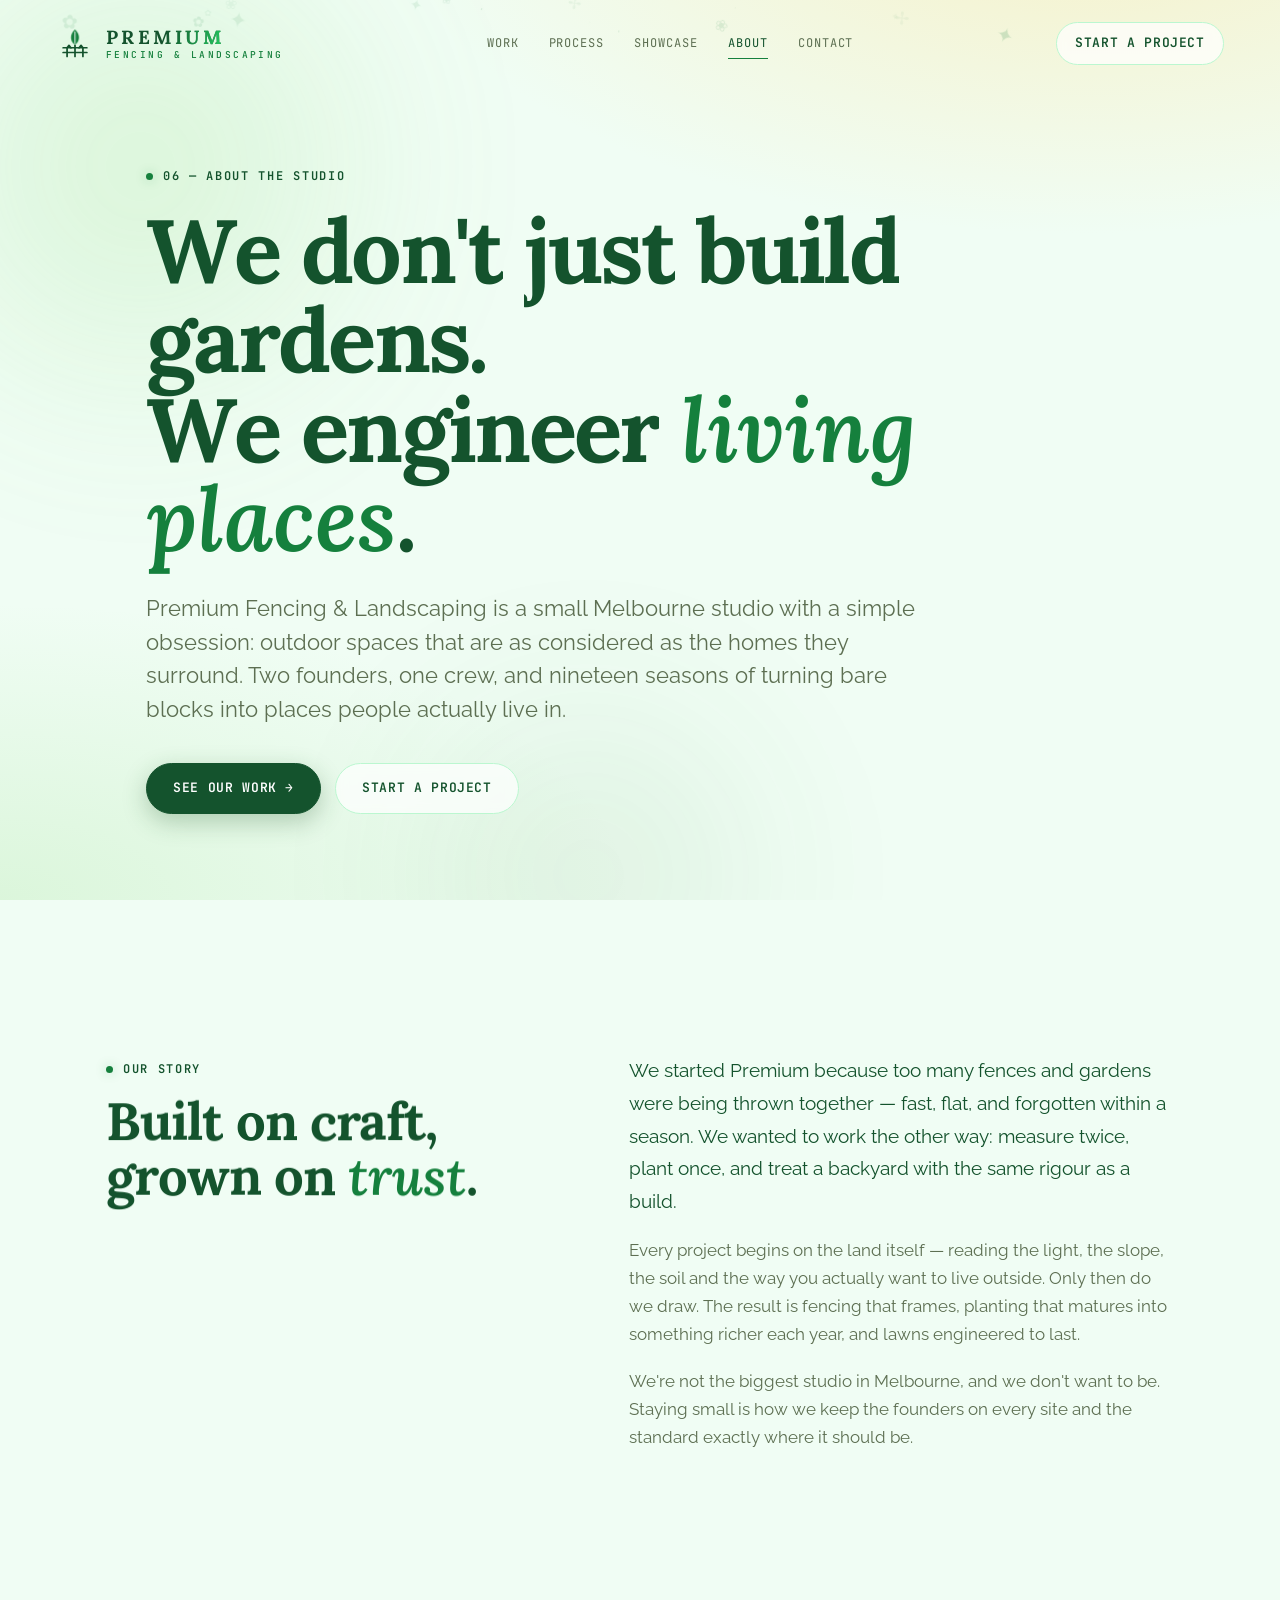
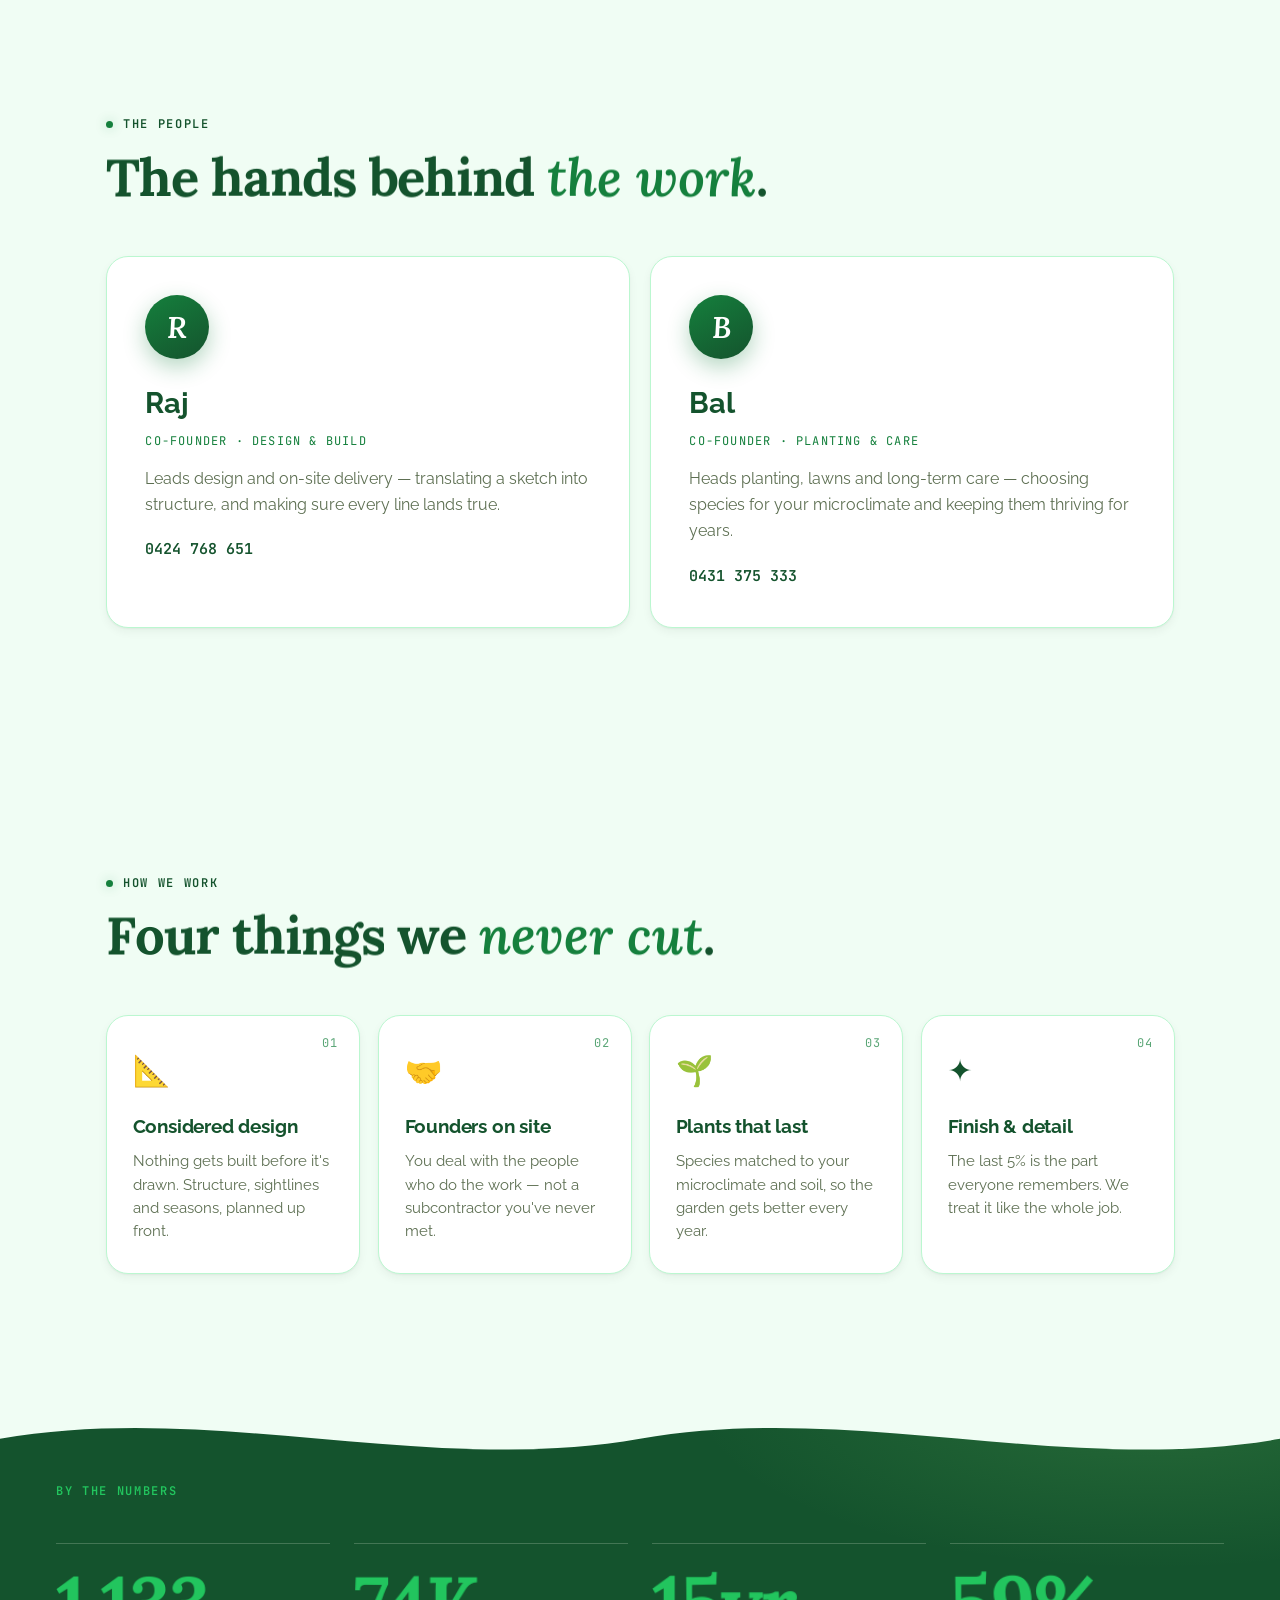
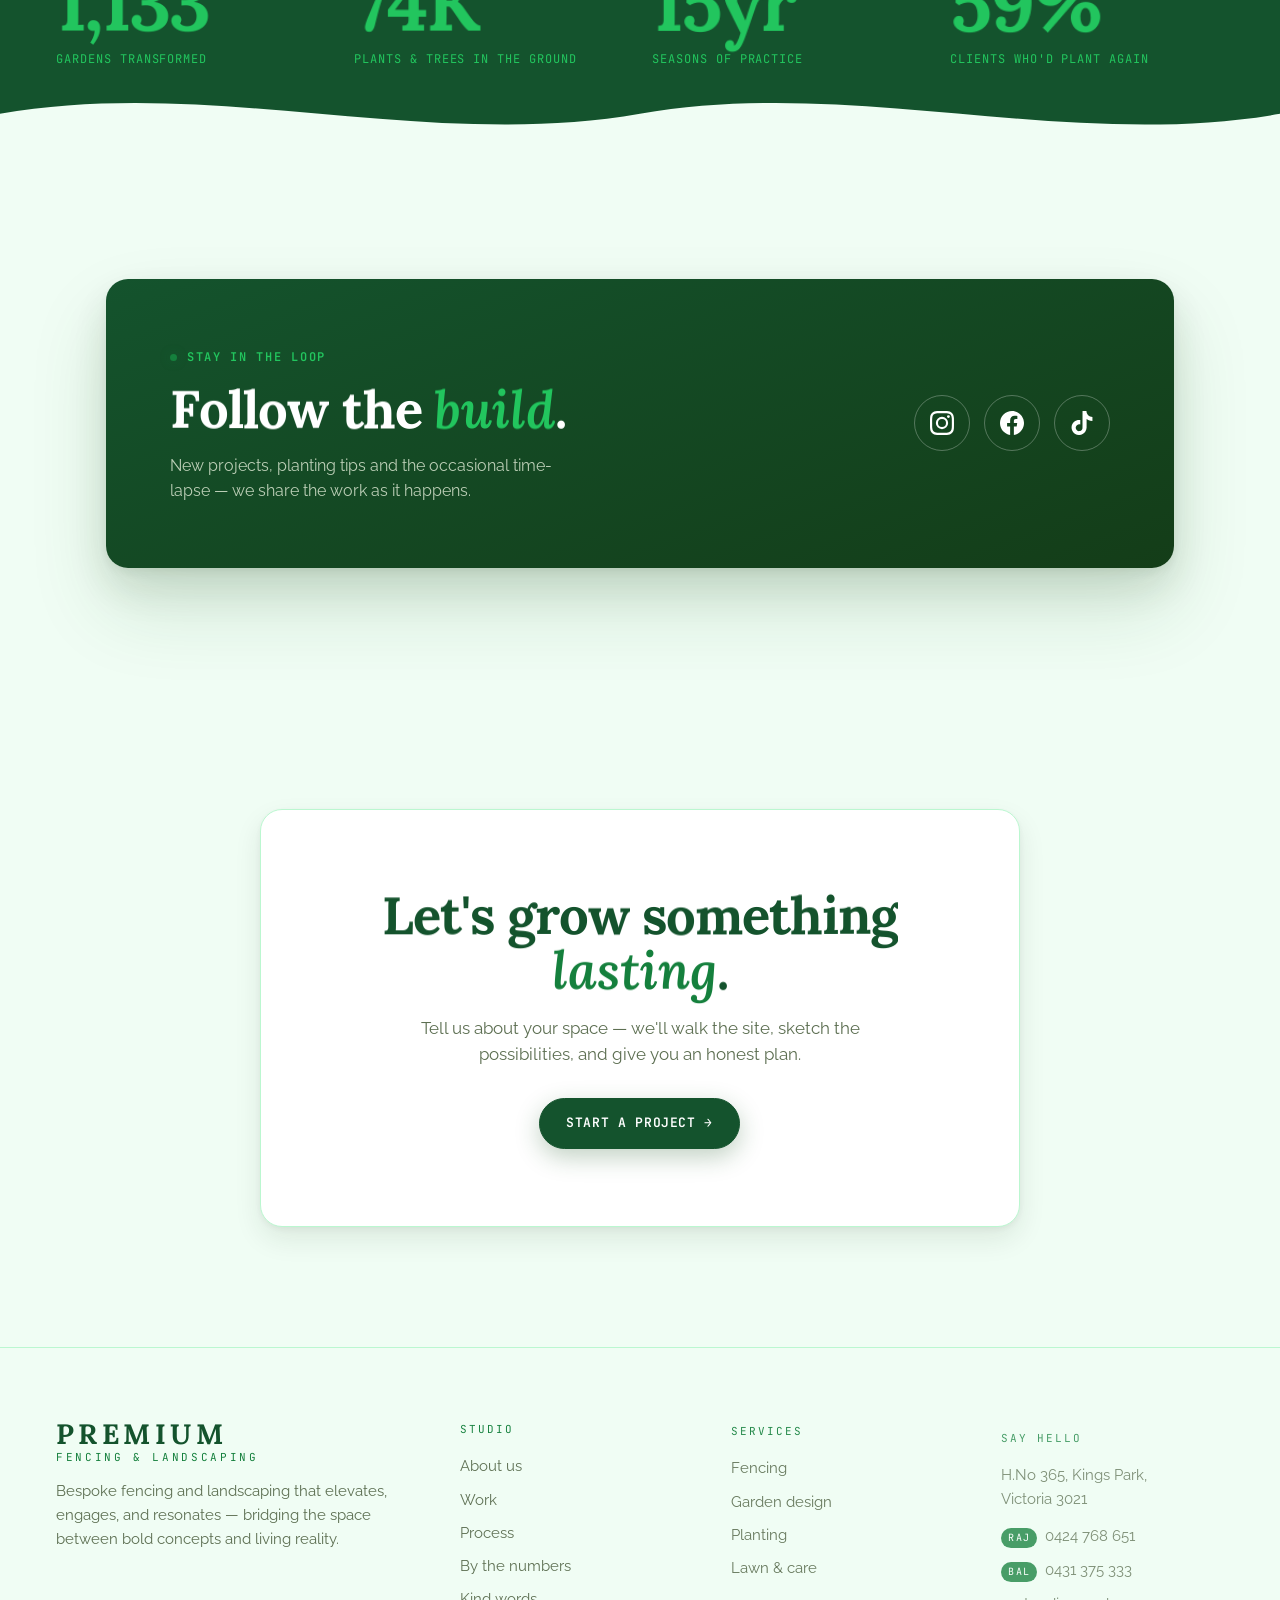
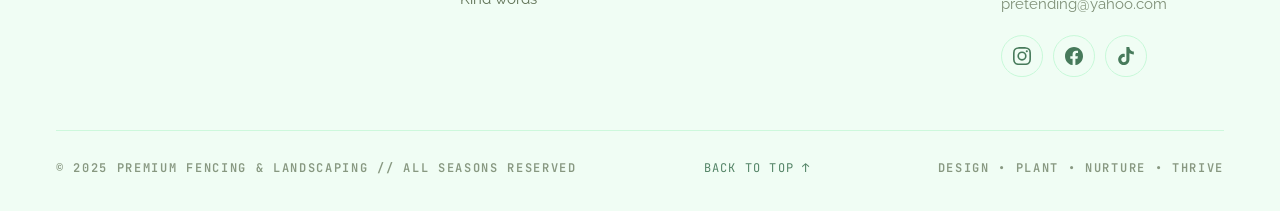
<file: about.html>
<!DOCTYPE html>
<html lang="en">
<head>
  <meta charset="UTF-8" />
  <meta name="viewport" content="width=device-width, initial-scale=1.0" />
  <meta name="theme-color" content="#F0FDF4" media="(prefers-color-scheme: light)" />
  <meta name="theme-color" content="#14532D" media="(prefers-color-scheme: dark)" />
  <title>About — Premium Fencing &amp; Landscaping</title>
  <meta name="description" content="Meet Premium Fencing & Landscaping — a Melbourne studio of two founders who engineer fences, gardens and lawns like architecture. Our story, our people, our way of working." />

  <link rel="preconnect" href="https://fonts.googleapis.com" />
  <link rel="preconnect" href="https://fonts.gstatic.com" crossorigin />
  <link href="https://fonts.googleapis.com/css2?family=Lora:ital,wght@0,400;0,500;0,600;0,700;1,400;1,600&family=Raleway:wght@300;400;500;600;700&family=JetBrains+Mono:wght@500;600&display=swap" rel="stylesheet" />

  <meta property="og:type" content="website" />
  <meta property="og:title" content="About — Premium Fencing & Landscaping" />
  <meta property="og:description" content="A Melbourne studio of two founders who engineer fences, gardens and lawns like architecture." />
  <meta property="og:image" content="assets/tiered-planter-boxes.jpg" />
  <meta name="twitter:card" content="summary_large_image" />
  <link rel="icon" href="data:image/svg+xml,%3Csvg xmlns='http://www.w3.org/2000/svg' viewBox='0 0 100 100'%3E%3Ctext y='80' font-size='80' fill='%233a8f3a'%3E✦%3C/text%3E%3C/svg%3E" />

  <link rel="stylesheet" href="styles.css" />
</head>
<body class="page-about">
  <a class="skip-link" href="#main">Skip to content</a>

  <!-- ============ PAGE-LOAD BRAND CURTAIN ============ -->
  <div class="curtain" id="introCurtain" aria-hidden="true">
    <div class="curtain__inner">
      <span class="curtain__mark" aria-hidden="true">
        <svg viewBox="0 0 48 48" role="img">
          <path class="curtain__rail" d="M9 30 H39" />
          <path class="curtain__rail" d="M9 36 H39" />
          <path class="curtain__picket" d="M14 41 V30 l2.4 -3 2.4 3" />
          <path class="curtain__picket" d="M24 41 V27" />
          <path class="curtain__picket" d="M34 41 V30 l-2.4 -3 -2.4 3" />
          <g class="curtain__leaf">
            <path class="curtain__leaf-body" d="M24 26 C17 22 17.5 12 24 7 C30.5 12 31 22 24 26 Z" />
            <path class="curtain__leaf-vein" d="M24 24 V10" />
          </g>
        </svg>
      </span>
      <span class="curtain__word">
        <span class="curtain__name">PREMIUM</span>
        <span class="curtain__sub">Fencing &amp; Landscaping</span>
      </span>
    </div>
  </div>

  <!-- ============ FLOATING BACKGROUND LAYER ============ -->
  <div class="bg-field" aria-hidden="true">
    <span class="orb orb--1"></span>
    <span class="orb orb--3"></span>
  </div>
  <div class="spores" id="spores" aria-hidden="true"></div>
  <div class="scroll-progress" id="scrollProgress" aria-hidden="true"></div>

  <!-- ============ NAV ============ -->
  <header class="nav" id="nav">
    <a class="nav__brand brand" href="index.html" aria-label="Premium Fencing and Landscaping — home">
      <span class="brand__mark" aria-hidden="true">
        <svg viewBox="0 0 48 48" role="img">
          <path class="brand__rail" d="M9 30 H39" />
          <path class="brand__rail" d="M9 36 H39" />
          <path class="brand__picket" d="M14 41 V30 l2.4 -3 2.4 3" />
          <path class="brand__picket" d="M24 41 V27" />
          <path class="brand__picket" d="M34 41 V30 l-2.4 -3 -2.4 3" />
          <g class="brand__leaf">
            <path class="brand__leaf-body" d="M24 26 C17 22 17.5 12 24 7 C30.5 12 31 22 24 26 Z" />
            <path class="brand__leaf-vein" d="M24 24 V10" />
          </g>
        </svg>
      </span>
      <span class="brand__word">
        <span class="brand__name" data-text="PREMIUM">PREMIUM</span>
        <span class="brand__sub">Fencing &amp; Landscaping</span>
      </span>
    </a>
    <nav class="nav__links" aria-label="Primary">
      <a href="index.html#work">Work</a>
      <a href="index.html#process">Process</a>
      <a href="showcase.html">Showcase</a>
      <a href="about.html" class="is-active" aria-current="page">About</a>
      <a href="index.html#contact">Contact</a>
    </nav>
    <a href="index.html#contact" class="btn btn--ghost nav__cta">Start a project</a>
    <button class="nav__burger" id="navBurger" aria-label="Open menu" aria-expanded="false" aria-controls="mobileMenu">
      <span></span><span></span>
    </button>
  </header>

  <nav class="mobile-menu" id="mobileMenu" aria-label="Mobile" hidden>
    <a href="index.html#work">Work</a>
    <a href="index.html#process">Process</a>
    <a href="showcase.html">Showcase</a>
    <a href="about.html" class="is-active" aria-current="page">About</a>
    <a href="index.html#contact">Contact</a>
    <a href="index.html#contact" class="btn btn--solid">Start a project</a>
  </nav>

  <main id="main">

    <!-- ============ ABOUT HERO ============ -->
    <section class="about-hero reveal-section" id="top">
      <p class="label"><span class="label__dot"></span> 06 — ABOUT THE STUDIO</p>
      <h1 class="about-hero__title kinetic">We don't just build gardens.<br />We engineer <em>living places</em>.</h1>
      <p class="about-hero__lede">
        Premium Fencing &amp; Landscaping is a small Melbourne studio with a simple obsession:
        outdoor spaces that are as considered as the homes they surround. Two founders, one crew,
        and nineteen seasons of turning bare blocks into places people actually live in.
      </p>
      <div class="about-hero__actions">
        <a href="showcase.html" class="btn btn--solid magnetic">See our work →</a>
        <a href="index.html#contact" class="btn btn--ghost">Start a project</a>
      </div>
    </section>

    <!-- ============ ETHOS ============ -->
    <section class="about-ethos reveal-section">
      <div class="about-ethos__head">
        <p class="label"><span class="label__dot"></span> OUR STORY</p>
        <h2 class="about-ethos__title kinetic">Built on craft,<br />grown on <em>trust</em>.</h2>
      </div>
      <div class="about-ethos__body">
        <p>We started Premium because too many fences and gardens were being thrown together — fast, flat, and forgotten within a season. We wanted to work the other way: measure twice, plant once, and treat a backyard with the same rigour as a build.</p>
        <p>Every project begins on the land itself — reading the light, the slope, the soil and the way you actually want to live outside. Only then do we draw. The result is fencing that frames, planting that matures into something richer each year, and lawns engineered to last.</p>
        <p>We're not the biggest studio in Melbourne, and we don't want to be. Staying small is how we keep the founders on every site and the standard exactly where it should be.</p>
      </div>
    </section>

    <!-- ============ THE PEOPLE ============ -->
    <section class="about-team reveal-section">
      <div class="about-team__head">
        <p class="label"><span class="label__dot"></span> THE PEOPLE</p>
        <h2 class="about-team__title kinetic">The hands behind <em>the work</em>.</h2>
      </div>
      <div class="about-team__grid">
        <article class="person stagger" data-tilt>
          <span class="person__avatar" aria-hidden="true">R</span>
          <h3 class="person__name">Raj</h3>
          <p class="person__role">Co-founder · Design &amp; Build</p>
          <p class="person__bio">Leads design and on-site delivery — translating a sketch into structure, and making sure every line lands true.</p>
          <a class="person__contact" href="tel:+61424768651">0424 768 651</a>
        </article>
        <article class="person stagger" data-tilt>
          <span class="person__avatar" aria-hidden="true">B</span>
          <h3 class="person__name">Bal</h3>
          <p class="person__role">Co-founder · Planting &amp; Care</p>
          <p class="person__bio">Heads planting, lawns and long-term care — choosing species for your microclimate and keeping them thriving for years.</p>
          <a class="person__contact" href="tel:+61431375333">0431 375 333</a>
        </article>
      </div>
    </section>

    <!-- ============ VALUES ============ -->
    <section class="about-values reveal-section">
      <div class="about-values__head">
        <p class="label"><span class="label__dot"></span> HOW WE WORK</p>
        <h2 class="about-values__title kinetic">Four things we <em>never cut</em>.</h2>
      </div>
      <div class="about-values__grid">
        <article class="value stagger" data-tilt>
          <span class="value__index">01</span>
          <div class="value__icon">📐</div>
          <h3>Considered design</h3>
          <p>Nothing gets built before it's drawn. Structure, sightlines and seasons, planned up front.</p>
        </article>
        <article class="value stagger" data-tilt>
          <span class="value__index">02</span>
          <div class="value__icon">🤝</div>
          <h3>Founders on site</h3>
          <p>You deal with the people who do the work — not a subcontractor you've never met.</p>
        </article>
        <article class="value stagger" data-tilt>
          <span class="value__index">03</span>
          <div class="value__icon">🌱</div>
          <h3>Plants that last</h3>
          <p>Species matched to your microclimate and soil, so the garden gets better every year.</p>
        </article>
        <article class="value stagger" data-tilt>
          <span class="value__index">04</span>
          <div class="value__icon">✦</div>
          <h3>Finish &amp; detail</h3>
          <p>The last 5% is the part everyone remembers. We treat it like the whole job.</p>
        </article>
      </div>
    </section>

    <!-- ============ BY THE NUMBERS (animated) ============ -->
    <section class="stats" id="stats">
      <div class="wave wave--top wave--onband" aria-hidden="true">
        <svg viewBox="0 0 1440 120" preserveAspectRatio="none"><path d="M0,60 C240,10 480,110 720,60 C960,10 1200,110 1440,60 L1440,120 L0,120 Z"/></svg>
      </div>
      <p class="label stats__label"><span class="label__dot"></span> BY THE NUMBERS</p>
      <div class="stats__grid">
        <div class="stat stagger">
          <span class="stat__num" data-count="1240" data-suffix="">0</span>
          <span class="stat__label">Gardens transformed</span>
        </div>
        <div class="stat stagger">
          <span class="stat__num" data-count="86" data-suffix="K">0</span>
          <span class="stat__label">Plants &amp; trees in the ground</span>
        </div>
        <div class="stat stagger">
          <span class="stat__num" data-count="19" data-suffix="yr">0</span>
          <span class="stat__label">Seasons of practice</span>
        </div>
        <div class="stat stagger">
          <span class="stat__num" data-count="99" data-suffix="%">0</span>
          <span class="stat__label">Clients who'd plant again</span>
        </div>
      </div>
      <div class="wave wave--bottom wave--onband" aria-hidden="true">
        <svg viewBox="0 0 1440 120" preserveAspectRatio="none"><path d="M0,60 C240,10 480,110 720,60 C960,10 1200,110 1440,60 L1440,120 L0,120 Z"/></svg>
      </div>
    </section>

    <!-- ============ FOLLOW / SOCIAL ============ -->
    <section class="about-follow reveal-section">
      <div class="about-follow__inner">
        <div>
          <p class="label"><span class="label__dot"></span> STAY IN THE LOOP</p>
          <h2 class="about-follow__title kinetic">Follow the <em>build</em>.</h2>
          <p class="about-follow__text">New projects, planting tips and the occasional time-lapse — we share the work as it happens.</p>
        </div>
        <div class="social-links social-links--lg" aria-label="Social media">
          <a href="https://www.instagram.com/" target="_blank" rel="noopener noreferrer" aria-label="Follow us on Instagram">
            <svg viewBox="0 0 24 24" aria-hidden="true"><path d="M12 2.16c3.2 0 3.58.01 4.85.07 3.25.15 4.77 1.69 4.92 4.92.06 1.27.07 1.65.07 4.85s-.01 3.58-.07 4.85c-.15 3.23-1.66 4.77-4.92 4.92-1.27.06-1.64.07-4.85.07s-3.58-.01-4.85-.07c-3.26-.15-4.77-1.7-4.92-4.92-.06-1.27-.07-1.64-.07-4.85s.01-3.58.07-4.85c.15-3.23 1.66-4.77 4.92-4.92C8.42 2.17 8.8 2.16 12 2.16M12 0C8.74 0 8.33.01 7.05.07 2.7.27.28 2.69.08 7.05.01 8.33 0 8.74 0 12s.01 3.67.07 4.95c.2 4.36 2.62 6.78 6.98 6.98C8.33 23.99 8.74 24 12 24s3.67-.01 4.95-.07c4.35-.2 6.78-2.62 6.98-6.98.06-1.28.07-1.69.07-4.95s-.01-3.67-.07-4.95c-.2-4.35-2.62-6.78-6.98-6.98C15.67.01 15.26 0 12 0zm0 5.84a6.16 6.16 0 100 12.32 6.16 6.16 0 000-12.32zm0 10.16a4 4 0 110-8 4 4 0 010 8zm6.41-11.85a1.44 1.44 0 100 2.88 1.44 1.44 0 000-2.88z"/></svg>
          </a>
          <a href="https://www.facebook.com/" target="_blank" rel="noopener noreferrer" aria-label="Follow us on Facebook">
            <svg viewBox="0 0 24 24" aria-hidden="true"><path d="M24 12.07C24 5.4 18.63 0 12 0S0 5.4 0 12.07c0 6.02 4.39 11.01 10.13 11.93v-8.44H7.08v-3.49h3.05V9.41c0-3.02 1.79-4.69 4.53-4.69 1.31 0 2.69.24 2.69.24v2.97h-1.52c-1.49 0-1.96.93-1.96 1.89v2.25h3.33l-.53 3.49h-2.8v8.44C19.61 23.08 24 18.09 24 12.07z"/></svg>
          </a>
          <a href="https://www.tiktok.com/" target="_blank" rel="noopener noreferrer" aria-label="Follow us on TikTok">
            <svg viewBox="0 0 24 24" aria-hidden="true"><path d="M12.53.02C13.84 0 15.14.01 16.44 0c.08 1.53.63 3.09 1.75 4.17 1.12 1.11 2.7 1.62 4.24 1.79v4.03c-1.44-.05-2.89-.35-4.2-.97-.57-.26-1.1-.59-1.62-.93-.01 2.92.01 5.84-.02 8.75-.08 1.4-.54 2.79-1.35 3.94-1.31 1.92-3.58 3.17-5.91 3.21-1.43.08-2.86-.31-4.08-1.03-2.02-1.19-3.44-3.37-3.65-5.71-.02-.5-.03-1-.01-1.49.18-1.9 1.12-3.72 2.58-4.96 1.66-1.44 3.98-2.13 6.15-1.72.02 1.48-.04 2.96-.04 4.44-.99-.32-2.15-.23-3.02.37-.63.41-1.11 1.04-1.36 1.75-.21.51-.15 1.07-.14 1.61.24 1.64 1.82 3.02 3.5 2.87 1.12-.01 2.19-.66 2.77-1.61.19-.33.4-.67.41-1.06.1-1.79.06-3.57.07-5.36.01-4.03-.01-8.05.02-12.07z"/></svg>
          </a>
        </div>
      </div>
    </section>

    <!-- ============ CTA ============ -->
    <section class="about-cta reveal-section">
      <div class="about-cta__card">
        <h2 class="about-cta__title kinetic">Let's grow something <em>lasting</em>.</h2>
        <p>Tell us about your space — we'll walk the site, sketch the possibilities, and give you an honest plan.</p>
        <a href="index.html#contact" class="btn btn--solid magnetic">Start a project →</a>
      </div>
    </section>

  </main>

  <!-- ============ FOOTER ============ -->
  <footer class="footer">
    <div class="footer__top">
      <div class="footer__brand">
        <span class="footer__name">
          <span class="footer__name-main">PREMIUM</span>
          <span class="footer__name-sub">Fencing &amp; Landscaping</span>
        </span>
        <p>Bespoke fencing and landscaping that elevates, engages, and resonates — bridging the space between bold concepts and living reality.</p>
      </div>
      <nav class="footer__col" aria-label="Footer — Studio">
        <span class="footer__col-title">Studio</span>
        <a href="about.html">About us</a>
        <a href="index.html#work">Work</a>
        <a href="index.html#process">Process</a>
        <a href="index.html#stats">By the numbers</a>
        <a href="index.html#voices">Kind words</a>
      </nav>
      <nav class="footer__col" aria-label="Footer — Services">
        <span class="footer__col-title">Services</span>
        <a href="index.html#work">Fencing</a>
        <a href="index.html#work">Garden design</a>
        <a href="index.html#work">Planting</a>
        <a href="index.html#work">Lawn &amp; care</a>
      </nav>
      <div class="footer__col">
        <span class="footer__col-title">Say hello</span>
        <address class="footer__address">
          H.No 365, Kings Park,<br />Victoria 3021
        </address>
        <a class="footer__contact" href="tel:+61424768651"><span>Raj</span> 0424 768 651</a>
        <a class="footer__contact" href="tel:+61431375333"><span>Bal</span> 0431 375 333</a>
        <a href="mailto:pretending@yahoo.com">pretending@yahoo.com</a>
        <div class="social-links" aria-label="Social media">
          <a href="https://www.instagram.com/" target="_blank" rel="noopener noreferrer" aria-label="Follow us on Instagram">
            <svg viewBox="0 0 24 24" aria-hidden="true"><path d="M12 2.16c3.2 0 3.58.01 4.85.07 3.25.15 4.77 1.69 4.92 4.92.06 1.27.07 1.65.07 4.85s-.01 3.58-.07 4.85c-.15 3.23-1.66 4.77-4.92 4.92-1.27.06-1.64.07-4.85.07s-3.58-.01-4.85-.07c-3.26-.15-4.77-1.7-4.92-4.92-.06-1.27-.07-1.64-.07-4.85s.01-3.58.07-4.85c.15-3.23 1.66-4.77 4.92-4.92C8.42 2.17 8.8 2.16 12 2.16M12 0C8.74 0 8.33.01 7.05.07 2.7.27.28 2.69.08 7.05.01 8.33 0 8.74 0 12s.01 3.67.07 4.95c.2 4.36 2.62 6.78 6.98 6.98C8.33 23.99 8.74 24 12 24s3.67-.01 4.95-.07c4.35-.2 6.78-2.62 6.98-6.98.06-1.28.07-1.69.07-4.95s-.01-3.67-.07-4.95c-.2-4.35-2.62-6.78-6.98-6.98C15.67.01 15.26 0 12 0zm0 5.84a6.16 6.16 0 100 12.32 6.16 6.16 0 000-12.32zm0 10.16a4 4 0 110-8 4 4 0 010 8zm6.41-11.85a1.44 1.44 0 100 2.88 1.44 1.44 0 000-2.88z"/></svg>
          </a>
          <a href="https://www.facebook.com/" target="_blank" rel="noopener noreferrer" aria-label="Follow us on Facebook">
            <svg viewBox="0 0 24 24" aria-hidden="true"><path d="M24 12.07C24 5.4 18.63 0 12 0S0 5.4 0 12.07c0 6.02 4.39 11.01 10.13 11.93v-8.44H7.08v-3.49h3.05V9.41c0-3.02 1.79-4.69 4.53-4.69 1.31 0 2.69.24 2.69.24v2.97h-1.52c-1.49 0-1.96.93-1.96 1.89v2.25h3.33l-.53 3.49h-2.8v8.44C19.61 23.08 24 18.09 24 12.07z"/></svg>
          </a>
          <a href="https://www.tiktok.com/" target="_blank" rel="noopener noreferrer" aria-label="Follow us on TikTok">
            <svg viewBox="0 0 24 24" aria-hidden="true"><path d="M12.53.02C13.84 0 15.14.01 16.44 0c.08 1.53.63 3.09 1.75 4.17 1.12 1.11 2.7 1.62 4.24 1.79v4.03c-1.44-.05-2.89-.35-4.2-.97-.57-.26-1.1-.59-1.62-.93-.01 2.92.01 5.84-.02 8.75-.08 1.4-.54 2.79-1.35 3.94-1.31 1.92-3.58 3.17-5.91 3.21-1.43.08-2.86-.31-4.08-1.03-2.02-1.19-3.44-3.37-3.65-5.71-.02-.5-.03-1-.01-1.49.18-1.9 1.12-3.72 2.58-4.96 1.66-1.44 3.98-2.13 6.15-1.72.02 1.48-.04 2.96-.04 4.44-.99-.32-2.15-.23-3.02.37-.63.41-1.11 1.04-1.36 1.75-.21.51-.15 1.07-.14 1.61.24 1.64 1.82 3.02 3.5 2.87 1.12-.01 2.19-.66 2.77-1.61.19-.33.4-.67.41-1.06.1-1.79.06-3.57.07-5.36.01-4.03-.01-8.05.02-12.07z"/></svg>
          </a>
        </div>
      </div>
    </div>
    <div class="footer__bottom">
      <span class="label">© 2025 PREMIUM FENCING &amp; LANDSCAPING // ALL SEASONS RESERVED</span>
      <a class="footer__top-link" href="#top">Back to top ↑</a>
      <span class="label">DESIGN • PLANT • NURTURE • THRIVE</span>
    </div>
  </footer>

  <script src="vendor/gsap.min.js"></script>
  <script src="vendor/ScrollTrigger.min.js"></script>
  <script src="vendor/lenis.min.js"></script>
  <script src="main.js" defer></script>
  <script src="headlines.js" defer></script>
  <script src="cursor.js" defer></script>
  <script src="transition.js" defer></script>
</body>
</html>
</file>
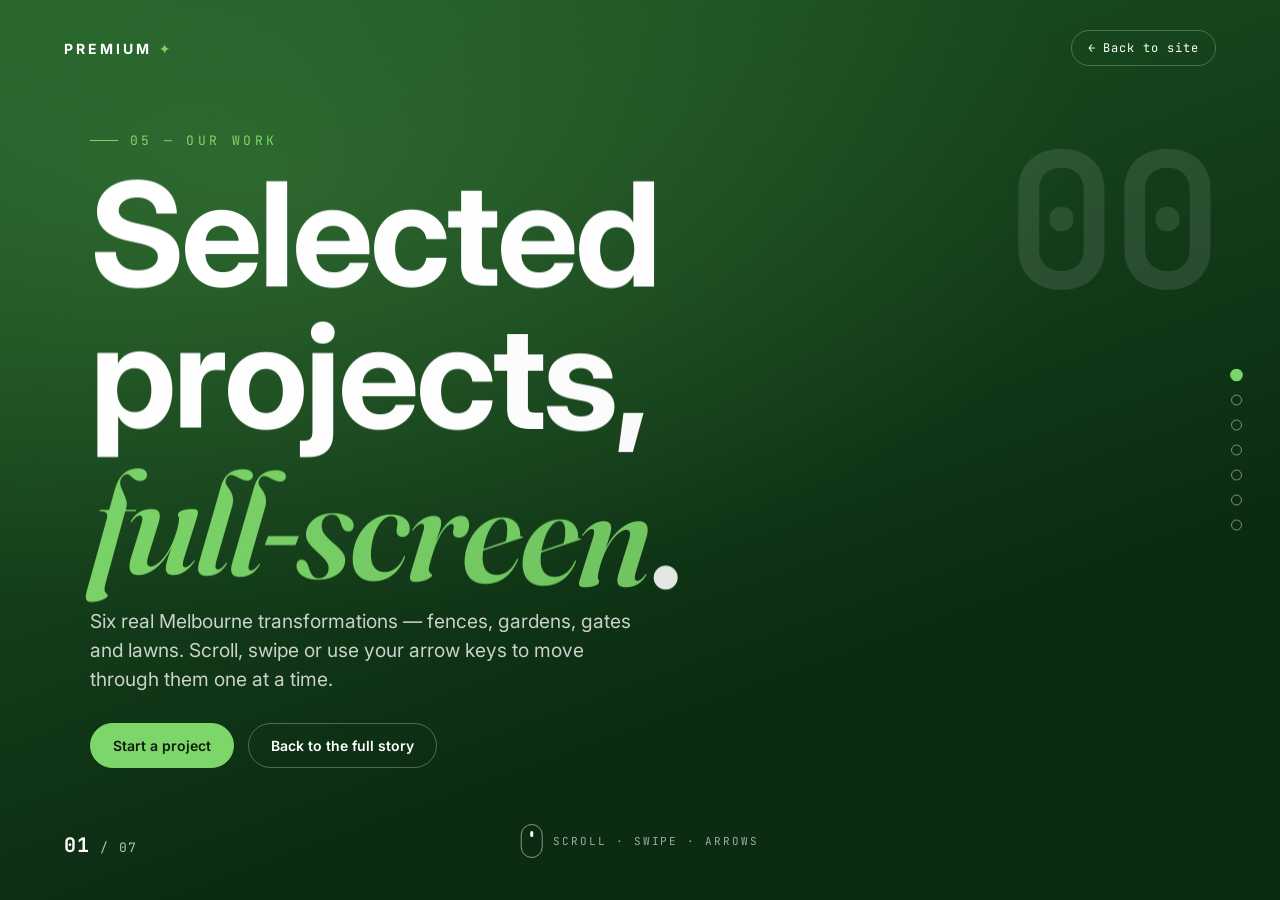
<file: showcase.html>
<!DOCTYPE html>
<html lang="en" class="is-loading">
<head>
  <meta charset="UTF-8" />
  <meta name="viewport" content="width=device-width, initial-scale=1.0" />
  <meta name="theme-color" content="#07120a" />
  <title>Showcase — Premium Fencing &amp; Landscaping</title>
  <meta name="description" content="An immersive, full-screen walk through selected Premium Fencing &amp; Landscaping projects." />
  <link rel="preconnect" href="https://fonts.googleapis.com" />
  <link rel="preconnect" href="https://fonts.gstatic.com" crossorigin />
  <link href="https://fonts.googleapis.com/css2?family=Inter:wght@300;400;500;600;700&family=Fraunces:ital,opsz,wght@1,9..144,400;1,9..144,600&family=JetBrains+Mono:wght@500;600&display=swap" rel="stylesheet" />
  <link rel="icon" href="data:image/svg+xml,%3Csvg xmlns='http://www.w3.org/2000/svg' viewBox='0 0 100 100'%3E%3Ctext y='80' font-size='80' fill='%237dd66a'%3E✦%3C/text%3E%3C/svg%3E" />
  <link rel="stylesheet" href="showcase.css" />
</head>
<body>
  <a class="skip-link" href="index.html">Skip to main site</a>

  <!-- ============ FIXED CHROME ============ -->
  <header class="sc-header">
    <div class="sc-brand">PREMIUM<span> ✦</span></div>
    <a class="sc-back" href="index.html">← Back to site</a>
  </header>

  <nav class="sc-dots" id="scDots" aria-label="Project navigation"></nav>

  <div class="sc-counter" id="scCounter"><b>01</b> / 07</div>

  <div class="sc-hint" id="scHint">
    <span class="sc-wheel" aria-hidden="true"></span>
    <span>Scroll · Swipe · Arrows</span>
  </div>

  <div class="sc-loader" id="scLoader">LOADING EXPERIENCE…</div>

  <!-- ============ SECTIONS ============ -->
  <main id="scStage">

    <!-- 0 · Cover -->
    <section class="ts-section ts-cover" data-name="Cover">
      <div class="ts-outer"><div class="ts-inner">
        <div class="ts-bg">
          <span class="ts-num" aria-hidden="true">00</span>
          <div class="ts-content">
            <p class="ts-eyebrow">05 — Our Work</p>
            <h2 class="ts-heading" data-split>Selected projects, <em>full-screen</em>.</h2>
            <p class="ts-sub">Six real Melbourne transformations — fences, gardens, gates and lawns. Scroll, swipe or use your arrow keys to move through them one at a time.</p>
            <div class="ts-cta-row">
              <a class="ts-btn ts-btn--solid" href="index.html#contact">Start a project</a>
              <a class="ts-btn" href="index.html#work">Back to the full story</a>
            </div>
          </div>
        </div>
      </div></div>
    </section>

    <!-- 1 -->
    <section class="ts-section" data-name="Tiered Planter Boxes">
      <div class="ts-outer"><div class="ts-inner">
        <div class="ts-bg" style="background-image:url('assets/tiered-planter-boxes.jpg')">
          <span class="ts-num" aria-hidden="true">01</span>
          <div class="ts-content">
            <p class="ts-eyebrow">Landscaping</p>
            <h2 class="ts-heading" data-split>Tiered <em>Planter</em> Boxes</h2>
            <p class="ts-sub">A feature garden with integrated lighting — built-up timber tiers that turn a flat yard into layered depth.</p>
          </div>
        </div>
      </div></div>
    </section>

    <!-- 2 -->
    <section class="ts-section" data-name="Sleeper Retaining & Lawn">
      <div class="ts-outer"><div class="ts-inner">
        <div class="ts-bg" style="background-image:url('assets/sleeper-retaining-lawn.jpg')">
          <span class="ts-num" aria-hidden="true">02</span>
          <div class="ts-content">
            <p class="ts-eyebrow">Landscaping</p>
            <h2 class="ts-heading" data-split>Sleeper Retaining <em>&amp; Lawn</em></h2>
            <p class="ts-sub">A complete front-yard transformation — sleeper retaining walls holding a crisp, level new lawn.</p>
          </div>
        </div>
      </div></div>
    </section>

    <!-- 3 -->
    <section class="ts-section" data-name="Colorbond & Garden Beds">
      <div class="ts-outer"><div class="ts-inner">
        <div class="ts-bg" style="background-image:url('assets/colorbond-garden-beds.jpg')">
          <span class="ts-num" aria-hidden="true">03</span>
          <div class="ts-content">
            <p class="ts-eyebrow">Fencing</p>
            <h2 class="ts-heading" data-split>Colorbond <em>&amp; Beds</em></h2>
            <p class="ts-sub">A privacy fence paired with fresh planting — structure and softness designed together, not bolted on.</p>
          </div>
        </div>
      </div></div>
    </section>

    <!-- 4 -->
    <section class="ts-section" data-name="Turf & Driveway">
      <div class="ts-outer"><div class="ts-inner">
        <div class="ts-bg" style="background-image:url('assets/turf-driveway-frontyard.jpg')">
          <span class="ts-num" aria-hidden="true">04</span>
          <div class="ts-content">
            <p class="ts-eyebrow">Landscaping</p>
            <h2 class="ts-heading" data-split>Turf <em>&amp; Driveway</em></h2>
            <p class="ts-sub">Lush new lawn with clean concrete edging — a front yard that reads sharp from the street.</p>
          </div>
        </div>
      </div></div>
    </section>

    <!-- 5 -->
    <section class="ts-section" data-name="Aluminium Slat Gates">
      <div class="ts-outer"><div class="ts-inner">
        <div class="ts-bg" style="background-image:url('assets/aluminium-slat-gates.jpg')">
          <span class="ts-num" aria-hidden="true">05</span>
          <div class="ts-content">
            <p class="ts-eyebrow">Fencing</p>
            <h2 class="ts-heading" data-split>Aluminium <em>Slat Gates</em></h2>
            <p class="ts-sub">A custom driveway entrance — horizontal aluminium slats that feel modern, durable and unmistakably bespoke.</p>
          </div>
        </div>
      </div></div>
    </section>

    <!-- 6 -->
    <section class="ts-section" data-name="Timber Paling Fence">
      <div class="ts-outer"><div class="ts-inner">
        <div class="ts-bg" style="background-image:url('assets/timber-paling-fence.jpg')">
          <span class="ts-num" aria-hidden="true">06</span>
          <div class="ts-content">
            <p class="ts-eyebrow">Fencing</p>
            <h2 class="ts-heading" data-split>Timber <em>Paling</em> Fence</h2>
            <p class="ts-sub">Clean boundary and side-access fencing — straight lines, tight palings, and a finish that lasts.</p>
          </div>
        </div>
      </div></div>
    </section>

  </main>

  <!-- GSAP + Observer (with graceful fallback to a scrollable page) -->
  <script src="vendor/gsap.min.js"></script>
  <script src="vendor/Observer.min.js"></script>
  <script src="showcase.js" defer></script>
  <script src="cursor.js" defer></script>
  <script src="transition.js" defer></script>
</body>
</html>
</file>
<file: styles.css>
/* =========================================================
   PREMIUM FENCING & LANDSCAPING — Site styles
   Light, sunlit-green theme (inspired by the GreenScape brief)
   evolved from the original "Aether" structure.
   ========================================================= */

:root {
  /* Mint-white / forest-green palette — ui-ux-pro-max recommendation */
  --bg: #F0FDF4;            /* mint white page background */
  --bg-2: #e8faf0;          /* slightly deeper mint for alternating depth */
  --surface: #ffffff;       /* cards */
  --text: #14532D;          /* forest green-black */
  --text-dim: #5d6f52;      /* muted sage */
  --border: #BBF7D0;        /* light mint border */

  --accent: #15803D;        /* primary forest green */
  --accent-deep: #14532D;   /* deep forest green (bands) */
  --accent-soft: #22C55E;   /* fresh bright green accent */
  --accent-glow: rgba(21, 128, 61, 0.32);

  --sun: #fbe7a6;           /* warm sunlight */
  --sun-deep: #f3c969;      /* gold CTA */

  /* Dark band (stats) */
  --band: #14532D;
  --band-text: #F0FDF4;

  --font-display: "Lora", "Georgia", serif;
  --font-serif: "Lora", "Georgia", serif;       /* italic accents in display type */
  --font-body: "Raleway", system-ui, -apple-system, sans-serif;
  --font-mono: "JetBrains Mono", ui-monospace, "SFMono-Regular", monospace;

  --section-pad: clamp(68px, 9.4vw, 132px);
  --radius: 8px;
  --radius-lg: 22px;
  --ease: cubic-bezier(0.22, 1, 0.36, 1);
  --ease-premium: cubic-bezier(0.16, 1, 0.3, 1);  /* easeOutExpo — graceful, restrained deceleration for section reveals */
  --spring: cubic-bezier(0.34, 1.12, 0.46, 1);    /* restrained spring — a hair of overshoot, never bouncy */

  /* Layered depth — softer, more dimensional than a single drop shadow */
  --shadow-sm: 0 1px 2px rgba(22,49,15,0.05), 0 4px 10px rgba(22,49,15,0.05);
  --shadow-md: 0 2px 6px rgba(22,49,15,0.06), 0 12px 28px rgba(22,49,15,0.09);
  --shadow-lg: 0 4px 10px rgba(22,49,15,0.06), 0 18px 40px rgba(22,49,15,0.12), 0 40px 80px rgba(31,90,38,0.14);
}

* { margin: 0; padding: 0; box-sizing: border-box; }
html { scroll-behavior: smooth; -webkit-text-size-adjust: 100%; }

body {
  background: var(--bg);
  background-image:
    radial-gradient(120% 80% at 85% -10%, rgba(251, 231, 166, 0.55), transparent 45%),
    radial-gradient(90% 60% at 0% 100%, rgba(125, 214, 106, 0.18), transparent 55%);
  background-attachment: fixed;
  color: var(--text);
  font-family: var(--font-body);
  font-size: 16px; line-height: 1.6; font-weight: 400;
  overflow-x: hidden;
  -webkit-font-smoothing: antialiased;
}

a { color: inherit; text-decoration: none; }
/* Serif italic accent — the "couture" detail inside display headings */
em { font-family: var(--font-serif); font-style: italic; font-weight: 600; color: var(--accent); letter-spacing: 0; }

::selection { background: var(--accent-deep); color: #fff; }
:focus-visible { outline: 2px solid var(--accent); outline-offset: 3px; border-radius: 4px; }

/* Skip link — visible only when keyboard-focused */
.skip-link {
  position: fixed; top: 10px; left: 10px; z-index: 200;
  padding: 10px 18px; border-radius: 9999px;
  background: var(--accent-deep); color: #fff;
  font-family: var(--font-mono); font-size: 12px; letter-spacing: 0.08em;
  transform: translateY(-300%); transition: transform .3s var(--ease);
}
.skip-link:focus { transform: translateY(0); }

/* Slim branded scrollbar (WebKit) */
::-webkit-scrollbar { width: 11px; }
::-webkit-scrollbar-track { background: var(--bg); }
::-webkit-scrollbar-thumb { background: #b9d3a2; border-radius: 8px; border: 3px solid var(--bg); }
::-webkit-scrollbar-thumb:hover { background: var(--accent); }

/* ---------- atoms ---------- */
.label {
  font-family: var(--font-mono); font-size: 12px; font-weight: 600;
  letter-spacing: 0.14em; line-height: 1.2; text-transform: uppercase;
  color: var(--accent-deep);
  display: inline-flex; align-items: center; gap: 10px;
}
.label__dot {
  width: 7px; height: 7px; border-radius: 50%; background: var(--accent);
  box-shadow: 0 0 12px var(--accent-glow); animation: pulse 2.4s var(--ease) infinite;
}
@keyframes pulse { 0%,100%{opacity:1; transform:scale(1)} 50%{opacity:.45; transform:scale(.7)} }

.btn {
  --pad-y: 14px; --pad-x: 26px;
  position: relative; overflow: hidden;
  display: inline-flex; align-items: center; gap: 10px;
  padding: var(--pad-y) var(--pad-x);
  font-family: var(--font-mono); font-size: 13px; font-weight: 600;
  letter-spacing: 0.05em; text-transform: uppercase;
  border-radius: 9999px; border: 1px solid transparent; cursor: pointer;
  transition: transform .4s var(--ease), background .3s var(--ease),
              color .3s var(--ease), border-color .3s var(--ease), box-shadow .4s var(--ease);
  will-change: transform;
}
.btn--solid {
  background: var(--accent-deep); color: #fff; border-color: var(--accent-deep);
  box-shadow: 0 8px 24px rgba(31, 90, 38, 0.28);
}
.btn--solid::after {
  content: ""; position: absolute; top: 0; bottom: 0; left: -80%; width: 50%;
  background: linear-gradient(105deg, transparent, rgba(255,255,255,0.35), transparent);
  transform: skewX(-20deg); transition: left .6s var(--ease);
}
.btn--solid:hover::after { left: 130%; }
.btn--solid:hover {
  background: var(--accent); border-color: var(--accent);
  box-shadow: 0 14px 38px rgba(58, 143, 58, 0.4); transform: translateY(-2px);
}
.btn--ghost {
  background: rgba(255,255,255,0.7); color: var(--accent-deep);
  border-color: var(--border); backdrop-filter: blur(6px);
}
.btn--ghost:hover { background: #fff; border-color: var(--accent); transform: translateY(-2px); }

/* Tactile press — fast depress, springs back via --ease on release (Apple-style) */
.btn:active { transform: scale(0.955); transition-duration: .07s; }
.btn--solid:active { box-shadow: 0 4px 14px rgba(31,90,38,0.30); }
.btn--ghost:active { box-shadow: 0 2px 8px rgba(31,90,38,0.16); }
/* same tactile depress on the other interactive surfaces */
.nav__links a:active,
.mobile-menu a:not(.btn):active,
.faq__item summary:active,
.footer__col a:active,
.footer__top-link:active { transform: scale(0.94); }
.social-links a:active { transform: translateY(-1px) scale(0.92); }
.story__portal:active .story__portal-core { transform: scale(0.9); }
.shot__cta { transition: opacity .5s var(--ease), transform .5s var(--ease); }
.shot:active { transform: translateY(-3px) scale(0.992); }

/* =========================================================
   BACKGROUND FIELD + FLOATERS
   ========================================================= */
.bg-field { position: fixed; inset: 0; z-index: -2; overflow: hidden; pointer-events: none; }
.orb { position: absolute; border-radius: 50%; filter: blur(90px); opacity: 0.45; }
.orb--1 { width: 46vw; height: 46vw; left: -12vw; top: -10vw;
  background: radial-gradient(circle, rgba(125,214,106,0.55), transparent 70%); animation: drift1 26s var(--ease) infinite; }
.orb--3 { width: 36vw; height: 36vw; left: 28vw; bottom: -16vw;
  background: radial-gradient(circle, rgba(58,143,58,0.3), transparent 70%); animation: drift1 30s var(--ease) infinite reverse; }
@keyframes drift1 { 0%,100%{transform:translate(0,0)} 50%{transform:translate(6vw,4vw)} }
/* Film grain — fixed full-screen, self-contained SVG noise, barely-there */
.grain {
  position: fixed; inset: -20%; z-index: 90; pointer-events: none;
  opacity: 0.05; mix-blend-mode: soft-light; will-change: transform;
  background-image: url("data:image/svg+xml,%3Csvg xmlns='http://www.w3.org/2000/svg' width='160' height='160'%3E%3Cfilter id='n'%3E%3CfeTurbulence type='fractalNoise' baseFrequency='0.8' numOctaves='2' stitchTiles='stitch'/%3E%3C/filter%3E%3Crect width='100%25' height='100%25' filter='url(%23n)'/%3E%3C/svg%3E");
  background-size: 200px 200px;
  animation: grainShift 1.1s steps(6) infinite;
}
@keyframes grainShift {
  0%   { transform: translate(0, 0); }
  20%  { transform: translate(-4%, 3%); }
  40%  { transform: translate(5%, -2%); }
  60%  { transform: translate(-3%, -4%); }
  80%  { transform: translate(4%, 4%); }
  100% { transform: translate(0, 0); }
}

.spores { position: fixed; inset: 0; z-index: -1; pointer-events: none; overflow: hidden; }
.spore { position: absolute; top: -20px; color: var(--accent); opacity: 0; will-change: transform, opacity; font-size: 12px; }

.scroll-progress {
  position: fixed; top: 0; left: 0; height: 3px; width: 0%;
  background: linear-gradient(90deg, var(--accent-deep), var(--accent-soft));
  z-index: 100; box-shadow: 0 0 12px var(--accent-glow);
}

/* =========================================================
   NAV
   ========================================================= */
.nav {
  position: fixed; top: 0; left: 0; right: 0; z-index: 50;
  display: flex; align-items: center; justify-content: space-between;
  padding: 22px clamp(20px, 5vw, 56px);
  transition: padding .4s var(--ease), background .4s var(--ease), border-color .4s var(--ease), box-shadow .4s var(--ease);
  border-bottom: 1px solid transparent;
}
.nav.is-scrolled {
  padding-top: 13px; padding-bottom: 13px;
  background: rgba(244, 249, 238, 0.82);
  backdrop-filter: blur(14px) saturate(140%);
  border-bottom: 1px solid var(--border);
  box-shadow: 0 6px 24px rgba(22, 49, 15, 0.06);
}
@keyframes spin { to { transform: rotate(360deg); } }

/* =========================================================
   BRAND WORDMARK  — animated logo (mark draws in + leaf sways
   + recurring light sweep across the name)
   ========================================================= */
.brand { display: flex; align-items: center; gap: 12px; }
.brand__mark { width: 38px; height: 38px; display: block; flex: none; }
.brand__mark svg { width: 100%; height: 100%; overflow: visible; }

/* shared stroke styling for the line-art mark */
.brand__rail, .brand__picket, .brand__leaf-vein {
  fill: none; stroke: var(--accent-deep); stroke-width: 2.2;
  stroke-linecap: round; stroke-linejoin: round;
}
.brand__leaf-body { fill: var(--accent); stroke: none; transition: fill .4s var(--ease); }
.brand__leaf-vein { stroke: #fff; stroke-width: 1.4; opacity: .85; }

/* --- draw-on-load: pickets + rails trace themselves --- */
.brand__rail   { stroke-dasharray: 32;  stroke-dashoffset: 32;  animation: brandDraw .7s var(--ease) forwards; }
.brand__picket { stroke-dasharray: 22;  stroke-dashoffset: 22;  animation: brandDraw .6s var(--ease) forwards; }
.brand__rail:nth-of-type(2)   { animation-delay: .12s; }
.brand__picket:nth-of-type(3) { animation-delay: .22s; }
.brand__picket:nth-of-type(4) { animation-delay: .30s; }
.brand__picket:nth-of-type(5) { animation-delay: .38s; }
@keyframes brandDraw { to { stroke-dashoffset: 0; } }

/* --- leaf: pops in, then breathes/sways forever from its base --- */
.brand__leaf { transform-box: fill-box; transform-origin: 50% 100%; }
.brand__leaf-body { stroke-dasharray: 60; stroke-dashoffset: 60; }
.brand__leaf {
  opacity: 0;
  animation: brandLeafIn .7s var(--ease) .5s forwards, brandLeafSway 5s ease-in-out 1.3s infinite;
}
@keyframes brandLeafIn  { from { opacity: 0; transform: scale(.4) rotate(-12deg); } to { opacity: 1; transform: scale(1) rotate(0); } }
@keyframes brandLeafSway { 0%,100% { transform: rotate(-5deg); } 50% { transform: rotate(5deg); } }

/* hover: the whole mark lifts and the leaf flushes to fresh lime */
.brand:hover .brand__leaf-body { fill: var(--accent-soft); }
.brand:hover .brand__mark { animation: brandNudge .6s var(--ease); }
@keyframes brandNudge { 30% { transform: translateY(-3px) rotate(-3deg); } 60% { transform: translateY(0) rotate(2deg); } 100% { transform: none; } }

/* --- the wordmark text --- */
.brand__word { display: flex; flex-direction: column; line-height: 1; gap: 3px; }
.brand__name {
  position: relative;
  font-family: var(--font-display); font-weight: 700; font-size: 19px;
  letter-spacing: 0.18em; color: var(--text);
}
/* recurring light sweep — a brighter clone masked to a moving band */
.brand__name::after {
  content: attr(data-text); position: absolute; inset: 0;
  background: linear-gradient(110deg, transparent 35%, var(--accent-soft) 50%, transparent 65%);
  -webkit-background-clip: text; background-clip: text; color: transparent;
  background-size: 220% 100%; background-position: 220% 0;
  animation: brandSheen 6s ease-in-out 2s infinite;
}
@keyframes brandSheen { 0% { background-position: 220% 0; } 22%,100% { background-position: -120% 0; } }
.brand__sub {
  font-family: var(--font-mono); font-size: 9.5px; font-weight: 500;
  letter-spacing: 0.26em; text-transform: uppercase; color: var(--accent);
  overflow: hidden; white-space: nowrap;
  animation: brandSubReveal 1s var(--ease) .8s both;
}
@keyframes brandSubReveal { from { opacity: 0; letter-spacing: 0.6em; clip-path: inset(0 100% 0 0); } to { opacity: 1; letter-spacing: 0.26em; clip-path: inset(0 0 0 0); } }

/* keep the wordmark legible once the page scrolls onto light glass */
.nav.is-scrolled .brand__name { color: var(--text); }

.nav__links { display: flex; gap: 30px; }
.nav__links a {
  font-family: var(--font-mono); font-size: 12px; letter-spacing: 0.08em;
  text-transform: uppercase; color: var(--text-dim); position: relative; transition: color .3s var(--ease);
}
.nav__links a::after { content: ""; position: absolute; left: 0; bottom: -6px; height: 1px; width: 0; background: var(--accent); transition: width .35s var(--ease); }
.nav__links a:hover { color: var(--accent-deep); }
.nav__links a:hover::after { width: 100%; }
/* Scrollspy: section currently in view */
.nav__links a.is-active { color: var(--accent-deep); }
.nav__links a.is-active::after { width: 100%; }
.nav__cta { --pad-y: 10px; --pad-x: 18px; }

/* ---- Nav over the hero video (index, before scroll) ----
   The dim sage links and dark wordmark wash out against the bright sky in the
   hero video. Darken the strip with a soft top scrim and lift text to white;
   once scrolled, the glass `.is-scrolled` state above takes back over. Scoped
   to pages with the index `.hero` so About's light hero keeps its dark text. */
body:has(.hero) .nav:not(.is-scrolled)::before {
  content: ""; position: absolute; inset: 0; z-index: -1; pointer-events: none;
  background: linear-gradient(to bottom, rgba(10, 24, 8, 0.5), rgba(10, 24, 8, 0));
}
body:has(.hero) .nav:not(.is-scrolled) .nav__links a { color: rgba(255, 255, 255, 0.9); }
body:has(.hero) .nav:not(.is-scrolled) .nav__links a:hover,
body:has(.hero) .nav:not(.is-scrolled) .nav__links a.is-active { color: #fff; }
body:has(.hero) .nav:not(.is-scrolled) .brand__name { color: #fff; }
body:has(.hero) .nav:not(.is-scrolled) .brand__sub { color: rgba(255, 255, 255, 0.82); }
body:has(.hero) .nav:not(.is-scrolled) .brand__rail,
body:has(.hero) .nav:not(.is-scrolled) .brand__picket { stroke: #fff; }

/* Burger — hidden on desktop */
.nav__burger {
  display: none; flex-direction: column; justify-content: center; gap: 6px;
  width: 44px; height: 44px; padding: 10px;
  background: rgba(255,255,255,0.7); border: 1px solid var(--border); border-radius: 12px;
  cursor: pointer; backdrop-filter: blur(6px); transition: border-color .3s var(--ease);
}
.nav__burger span { display: block; height: 2px; width: 100%; background: var(--accent-deep); border-radius: 2px; transition: transform .35s var(--ease), opacity .3s var(--ease); }
.nav__burger[aria-expanded="true"] span:first-child { transform: translateY(4px) rotate(45deg); }
.nav__burger[aria-expanded="true"] span:last-child { transform: translateY(-4px) rotate(-45deg); }

.mobile-menu {
  position: fixed; top: 0; left: 0; right: 0; z-index: 49;
  padding: 96px clamp(20px, 5vw, 56px) 32px;
  display: flex; flex-direction: column; gap: 6px;
  background: rgba(244, 249, 238, 0.96); backdrop-filter: blur(18px) saturate(140%);
  border-bottom: 1px solid var(--border); box-shadow: 0 24px 60px rgba(22,49,15,0.14);
  transform: translateY(-12px); opacity: 0; pointer-events: none;
  transition: transform .4s var(--ease), opacity .4s var(--ease);
}
.mobile-menu.is-open { transform: translateY(0); opacity: 1; pointer-events: auto; }
.mobile-menu a:not(.btn) {
  padding: 14px 4px; font-family: var(--font-display); font-weight: 600; font-size: 22px;
  letter-spacing: -0.01em; color: var(--text); border-bottom: 1px solid var(--border);
}
.mobile-menu .btn { margin-top: 18px; justify-content: center; }

@media (max-width: 760px) {
  .nav__links, .nav__cta { display: none; }
  .nav__burger { display: flex; }
}

/* =========================================================
   HERO  (photo background + sunlight + flying leaves)
   ========================================================= */
.hero {
  position: relative; min-height: 100svh;
  display: flex; flex-direction: column; justify-content: center;
  padding: 0 clamp(20px, 5vw, 56px); overflow: hidden;
  /* Sunlit-green fallback shown until a photo is added */
  background:
    radial-gradient(80% 70% at 78% 18%, rgba(251,231,166,0.85), transparent 55%),
    linear-gradient(180deg, #cfe6b6 0%, #aed68f 45%, #7fbf63 100%);
}
.hero__video {
  position: absolute; inset: 0; width: 100%; height: 100%;
  object-fit: cover; object-position: center; z-index: 0;
  opacity: 0; transition: opacity .8s var(--ease);
  /* Gentle Ken Burns drift so the footage feels alive */
  transform-origin: 70% 40%;
  animation: kenburns 32s ease-in-out infinite alternate;
}
.hero__video.is-ready { opacity: 1; }
.hero__video.is-still { animation-play-state: paused; } /* freeze Ken Burns when the clip ends */
.hero__photo {
  position: absolute; inset: 0; width: 100%; height: 100%;
  object-fit: cover; object-position: center; z-index: 0;
  opacity: 1; transition: opacity .6s var(--ease);
  /* Ken Burns: slow, continuous zoom + drift */
  transform-origin: 70% 40%;
  animation: kenburns 26s ease-in-out infinite alternate;
}
.hero__photo.is-missing { opacity: 0; } /* fall back to gradient if no file */
.hero__photo.is-hidden  { opacity: 0; } /* poster fades out once the video is playing */
@keyframes kenburns {
  0%   { transform: scale(1.06) translate(0, 0); }
  100% { transform: scale(1.2) translate(-2.5%, -2%); }
}

.hero__sun {
  position: absolute; inset: 0; z-index: 1; pointer-events: none;
  background:
    radial-gradient(40% 40% at 80% 14%, rgba(255, 244, 200, 0.85), rgba(255,244,200,0) 60%),
    radial-gradient(60% 50% at 82% 16%, rgba(243, 201, 105, 0.4), transparent 55%);
  mix-blend-mode: screen;
  animation: sunBreathe 8s var(--ease) infinite;
}
@keyframes sunBreathe { 0%,100%{opacity:.9} 50%{opacity:.65} }

.hero__canvas { position: absolute; inset: 0; width: 100%; height: 100%; z-index: 2; pointer-events: none; }

.hero__veil {
  position: absolute; inset: 0; z-index: 2; pointer-events: none;
  /* Cinematic scrim: darkens just enough for white title text to read cleanly */
  background:
    radial-gradient(ellipse 90% 70% at 50% 44%, rgba(8,28,8,0.18), transparent 72%),
    linear-gradient(180deg, rgba(8,24,8,0.38) 0%, rgba(8,24,8,0.08) 28%, rgba(8,24,8,0.08) 58%, rgba(8,24,8,0.65) 100%);
}
.hero__inner {
  position: relative; z-index: 3;
  max-width: 1100px; margin: 4vh auto 0;
  display: flex; flex-direction: column; align-items: center; text-align: center;
}
.hero__label {
  margin-bottom: 30px; background: rgba(255,255,255,0.18);
  padding: 8px 18px; border-radius: 9999px; border: 1px solid rgba(255,255,255,0.35);
  color: rgba(255,255,255,0.9);
  backdrop-filter: blur(8px);
}
.hero__label .label__dot { background: var(--accent-soft); box-shadow: 0 0 8px var(--accent-soft); }

.hero__title {
  font-family: var(--font-display); font-weight: 700;
  font-size: clamp(47px, 8.5vw, 115px); line-height: 0.96; letter-spacing: -0.03em;
  color: #fff;
  /* warm dark shadow keeps it readable over any frame of footage */
  text-shadow: 0 2px 24px rgba(6,24,6,0.55), 0 0 80px rgba(6,24,6,0.3);
}
.hero__title em { color: #b8eba0; font-style: italic; }

/* ---- Cinematic per-line reveal ---- */
.cine-line {
  display: block;
  opacity: 0; transform: translateY(26px); filter: blur(9px);
  will-change: opacity, transform, filter;
}
.cine-line.is-in {
  animation: cine-reveal 1.7s cubic-bezier(0.16, 1, 0.3, 1) forwards;
}
@keyframes cine-reveal {
  from { opacity: 0; transform: translateY(26px); filter: blur(9px); }
  to   { opacity: 1; transform: translateY(0);    filter: blur(0);   }
}

/* ---- Vapour-text takeover (vapour-text.js) ----
   When the JS particle assemble is active it owns the reveal, so neutralize the
   CSS cine-reveal / brand reveal to avoid double-animating. The module reveals
   the real, crisp text via .vt-show once particles have settled. */
.hero__title.vt .cine-line {
  animation: none !important;
  transform: none; filter: none; opacity: 0;
}
.cine-line.vt-show { opacity: 1; }
.brand__word.vt-hide { opacity: 0; }
.brand__word.vt-show { opacity: 1; }
.vapor-canvas { position: absolute; pointer-events: none; z-index: 2; }

.hero__lede {
  margin: 32px 0 0; max-width: 520px;
  color: rgba(255,255,255,0.82); font-weight: 400; font-size: clamp(15px, 1.5vw, 19px);
}
.hero__actions { display: flex; flex-wrap: wrap; justify-content: center; gap: 16px; margin-top: 36px; }
/* Ghost CTA reads on dark scrim in the hero */
.hero__ghost-btn { color: #fff !important; border-color: rgba(255,255,255,0.55) !important; }
.hero__ghost-btn:hover { background: rgba(255,255,255,0.12) !important; border-color: #fff !important; }

/* Ticker */
.ticker {
  position: absolute; bottom: 86px; left: 0; right: 0; z-index: 3;
  border-top: 1px solid var(--border); border-bottom: 1px solid var(--border);
  padding: 12px 0; overflow: hidden; background: rgba(255,255,255,0.55); backdrop-filter: blur(6px);
}
.ticker__track {
  display: inline-flex; align-items: center; gap: 28px; white-space: nowrap;
  font-family: var(--font-mono); font-size: 12px; letter-spacing: 0.12em;
  color: var(--accent-deep); text-transform: uppercase; animation: marquee 38s linear infinite;
}
.ticker__dot { color: var(--accent-soft); }
@keyframes marquee { from { transform: translateX(0); } to { transform: translateX(-50%); } }

.hero__scroll {
  position: absolute; bottom: 22px; left: 50%; transform: translateX(-50%); z-index: 3;
  display: flex; flex-direction: column; align-items: center; gap: 10px;
  font-family: var(--font-mono); font-size: 10px; letter-spacing: 0.3em; color: var(--accent-deep);
}
.hero__scroll-line { width: 1px; height: 38px; background: linear-gradient(var(--accent), transparent); animation: scrollLine 2s var(--ease) infinite; }
@keyframes scrollLine { 0%{transform:scaleY(0); transform-origin:top} 50%{transform:scaleY(1); transform-origin:top} 51%{transform-origin:bottom} 100%{transform:scaleY(0); transform-origin:bottom} }

/* =========================================================
   INTRO STATEMENT
   ========================================================= */
.intro { padding: var(--section-pad) clamp(20px, 5vw, 56px); max-width: 1200px; margin: 0 auto; }
.intro .label { margin-bottom: 34px; }
.intro__statement { font-family: var(--font-display); font-weight: 600; font-size: clamp(26px, 4.7vw, 58px); line-height: 1.12; letter-spacing: -0.02em; }
.intro__statement .word { display: inline-block; opacity: 0.18; color: var(--text); transition: opacity .5s var(--ease), transform .5s var(--ease); transform: translateY(0.1em); }
.intro__statement .word.dim { color: var(--accent); opacity: 0.18; }
.intro__statement .word.lit { opacity: 1; transform: translateY(0); }

/* =========================================================
   BENTO / STAGGER CARDS
   ========================================================= */
.bento { padding: 0 clamp(20px, 5vw, 56px) var(--section-pad); max-width: 1280px; margin: 0 auto; }
.bento__grid {
  display: grid;
  grid-template-columns: repeat(4, 1fr);
  grid-auto-rows: clamp(172px, 15.5vw, 218px);
  gap: 14px;
  grid-auto-flow: dense;
}

/* ---- Luxury photo cards ---- */
.card {
  position: relative; isolation: isolate; overflow: hidden;
  border-radius: var(--radius-lg);
  display: flex; flex-direction: column; justify-content: flex-end;
  color: #fff;
  border: 1px solid rgba(255,255,255,0.10);
  box-shadow: 0 14px 34px rgba(20,49,15,0.16);
  transition: box-shadow .5s var(--ease), border-color .5s var(--ease), transform .35s var(--ease);
  transform-style: preserve-3d;
  will-change: transform;
}

/* photo layer — zooms on hover, never the text */
.card__media {
  position: absolute; inset: 0; z-index: 0;
  background-image: var(--img); background-size: cover; background-position: center;
  transform: scale(1.03);
  transition: transform 1s var(--ease), filter .6s var(--ease);
}

/* legibility scrim */
.card::after {
  content: ""; position: absolute; inset: 0; z-index: 1; pointer-events: none;
  background:
    linear-gradient(180deg, rgba(8,28,14,0) 32%, rgba(8,28,14,0.34) 58%, rgba(5,20,10,0.88) 100%),
    linear-gradient(180deg, rgba(8,28,14,0.30), rgba(8,28,14,0) 38%);
  transition: opacity .5s var(--ease);
}

/* pointer sheen */
.card::before {
  content: ""; position: absolute; inset: 0; z-index: 2; border-radius: inherit; pointer-events: none;
  background: radial-gradient(360px circle at var(--mx,50%) var(--my,0%), rgba(255,255,255,0.18), transparent 60%);
  opacity: 0; transition: opacity .4s var(--ease); mix-blend-mode: soft-light;
}
.card:hover::before { opacity: 1; }
.card:hover .card__media { transform: scale(1.1); }
.card:hover { border-color: rgba(125,214,106,0.55); box-shadow: 0 26px 64px rgba(10,38,16,0.42); z-index: 3; }

/* bento spans (4-col grid → perfectly tiled 4×4) */
.card--lg   { grid-column: span 2; grid-row: span 2; }
.card--wide { grid-column: span 2; }

/* top-row chrome */
.card__index {
  position: absolute; top: 22px; right: 22px; z-index: 4;
  font-family: var(--font-mono); font-size: 11px; letter-spacing: 0.22em;
  color: rgba(255,255,255,0.82); text-shadow: 0 1px 6px rgba(0,0,0,0.4);
}
.card__icon {
  position: absolute; top: 18px; left: 18px; z-index: 4;
  width: 46px; height: 46px; font-size: 21px; line-height: 1;
  display: grid; place-items: center;
  background: rgba(255,255,255,0.13); backdrop-filter: blur(7px); -webkit-backdrop-filter: blur(7px);
  border: 1px solid rgba(255,255,255,0.30); border-radius: 50%;
  box-shadow: 0 4px 16px rgba(0,0,0,0.22);
}
.card--lg .card__icon { width: 58px; height: 58px; font-size: 28px; }

/* text block */
.card__body { position: relative; z-index: 3; padding: 24px; display: flex; flex-direction: column; gap: 7px; }
.card--lg .card__body { padding: 30px; }
.card__eyebrow {
  font-family: var(--font-mono); font-size: 10px; letter-spacing: 0.24em; text-transform: uppercase;
  color: var(--sun-deep); display: flex; align-items: center; gap: 8px; margin: 0;
}
.card__eyebrow::before { content: ""; width: 16px; height: 1px; background: var(--sun-deep); display: inline-block; }
.card h3 {
  font-family: var(--font-display); font-weight: 700;
  font-size: clamp(19px, 2.1vw, 26px); letter-spacing: -0.01em; color: #fff;
  text-shadow: 0 2px 16px rgba(0,0,0,0.4);
}
.card--lg h3 { font-size: clamp(26px, 3vw, 38px); }
.card p:not(.card__eyebrow) { color: rgba(255,255,255,0.82); font-size: 14px; max-width: 42ch; line-height: 1.5; margin: 0; }

/* On hover-capable screens, standard cards reveal their description on hover
   (feature + wide cards always show it). Touch devices always show it. */
@media (hover: hover) {
  .card:not(.card--lg):not(.card--wide) p:not(.card__eyebrow) {
    max-height: 0; opacity: 0; transform: translateY(8px); overflow: hidden;
    transition: max-height .55s var(--ease), opacity .45s var(--ease), transform .45s var(--ease);
  }
  .card:not(.card--lg):not(.card--wide):hover p:not(.card__eyebrow) { max-height: 140px; opacity: 1; transform: none; }
}

@media (max-width: 900px) {
  .bento__grid { grid-template-columns: repeat(2, 1fr); grid-auto-rows: clamp(180px, 30vw, 240px); }
  .card--lg { grid-column: span 2; grid-row: span 2; }
  .card--wide { grid-column: span 2; }
}
@media (max-width: 560px) {
  .bento__grid { grid-template-columns: 1fr; grid-auto-rows: clamp(230px, 62vw, 300px); }
  .card--lg, .card--wide { grid-column: span 1; grid-row: span 1; }
  .card:not(.card--lg):not(.card--wide) p:not(.card__eyebrow) { max-height: none; opacity: 1; transform: none; }
}

/* =========================================================
   LAYERED PARALLAX
   ========================================================= */
.parallax {
  position: relative; min-height: 92vh; overflow: hidden;
  display: flex; align-items: center; justify-content: center;
  background: linear-gradient(180deg, #dcebca, #c6e0ab);
  border-top: 1px solid var(--border); border-bottom: 1px solid var(--border);
}
.parallax__layer { position: absolute; inset: -10% 0; will-change: transform; pointer-events: none; }
.parallax__layer--back { background: radial-gradient(60% 45% at 50% 100%, rgba(58,143,58,0.4), transparent 70%); }
.parallax__layer--mid {
  background-image:
    radial-gradient(2.5px 2.5px at 20% 30%, rgba(31,90,38,0.55), transparent),
    radial-gradient(2.5px 2.5px at 70% 60%, rgba(58,143,58,0.5), transparent),
    radial-gradient(2px 2px at 40% 80%, rgba(255,255,255,0.7), transparent),
    radial-gradient(2px 2px at 85% 20%, rgba(251,231,166,0.8), transparent),
    radial-gradient(2.5px 2.5px at 10% 70%, rgba(125,214,106,0.6), transparent);
}
.parallax__layer--front {
  bottom: -10%; top: auto; height: 42%; opacity: 0.55;
  background: repeating-linear-gradient(95deg, var(--accent-deep) 0 2px, transparent 2px 14px);
  -webkit-mask-image: linear-gradient(180deg, transparent 50%, #000 100%);
  mask-image: linear-gradient(180deg, transparent 50%, #000 100%);
}
.parallax__content { position: relative; z-index: 3; text-align: center; max-width: 760px; padding: 0 clamp(20px, 5vw, 56px); }
.parallax__content .label { margin-bottom: 24px; }
.parallax__title { font-family: var(--font-display); font-weight: 700; font-size: clamp(34px, 6.1vw, 83px); line-height: 1.02; letter-spacing: -0.025em; color: var(--text); }
.parallax__text { margin: 24px auto 0; max-width: 520px; color: #2e4426; font-weight: 500; font-size: 17px; }

/* =========================================================
   STICKY STORYTELLING
   ========================================================= */
.story { position: relative; padding: var(--section-pad) 0 clamp(44px, 6vw, 84px); }
.story__head { max-width: 1280px; margin: 0 auto clamp(22px, 4vw, 50px); padding-inline: clamp(20px, 5vw, 56px); }
.story__head .label { margin-bottom: 16px; }
.story__heading { font-family: var(--font-display); font-weight: 700; font-size: clamp(26px, 4vw, 53px); line-height: 1.04; letter-spacing: -0.02em; color: var(--text); }

/* =========================================================
   HOW WE WORK — CINEMATIC HORIZONTAL PAN (.proc)
   Pinned reel: scrolling down pans 4 full-bleed photo cards
   sideways. Each photo parallax-drifts inside its frame, the
   active card warms to full colour, and a HUD tracks 01–04.
   ========================================================= */
.proc { position: relative; height: 100svh; overflow: hidden; }
.proc__track {
  display: flex; align-items: center; height: 100%;
  width: max-content; gap: clamp(20px, 3vw, 46px);
  padding-inline: clamp(20px, 5vw, 56px);
  will-change: transform;
}
.proc__card {
  position: relative; flex: 0 0 auto; isolation: isolate;
  width: clamp(300px, 62vw, 720px);
  height: clamp(420px, 72svh, 640px);
  border-radius: var(--radius-lg); overflow: hidden;
  background: var(--accent-deep); box-shadow: var(--shadow-lg);
}
/* parallax photo — over-scanned so the drift never reveals an edge */
.proc__img {
  position: absolute; top: -5%; left: -16%; width: 132%; height: 110%;
  background-image: var(--img); background-size: cover; background-position: center;
  filter: saturate(0.8) brightness(0.9);
  transition: filter 1.1s var(--ease);
  will-change: transform;
}
.proc__card.is-active .proc__img { filter: saturate(1.08) brightness(1.03); }
.proc__scrim {
  position: absolute; inset: 0; z-index: 1; pointer-events: none;
  background: linear-gradient(180deg,
    rgba(8,24,10,0.06) 0%, rgba(8,24,10,0) 28%,
    rgba(6,18,8,0.55) 66%, rgba(4,12,6,0.92) 100%);
}
.proc__num {
  position: absolute; top: 6px; right: clamp(16px, 2.4vw, 30px); z-index: 2;
  font-family: var(--font-display); font-weight: 700; line-height: 1;
  font-size: clamp(86px, 11vw, 168px); letter-spacing: -0.04em;
  color: transparent; -webkit-text-stroke: 1.4px rgba(255,255,255,0.38);
  opacity: .45; transition: opacity .8s var(--ease), -webkit-text-stroke-color .8s var(--ease);
}
.proc__card.is-active .proc__num { opacity: .92; -webkit-text-stroke-color: rgba(189,247,208,0.85); }

.proc__content {
  position: absolute; inset: auto 0 0 0; z-index: 3;
  padding: clamp(24px, 3vw, 48px);
  display: flex; flex-direction: column; gap: 13px; color: #fff;
}
.proc__eyebrow { color: rgba(255,255,255,0.85); }
.proc__eyebrow .label__dot { background: var(--accent-soft); box-shadow: 0 0 10px var(--accent-soft); }
.proc__title {
  font-family: var(--font-display); font-weight: 700; color: #fff;
  font-size: clamp(26px, 3.4vw, 46px); line-height: 1.03; letter-spacing: -0.02em;
  text-shadow: 0 2px 30px rgba(0,0,0,0.35);
}
.proc__title em { color: #d8f3c4; }
.proc__text { color: rgba(255,255,255,0.82); max-width: 42ch; font-size: clamp(14.5px, 1.05vw, 17px); line-height: 1.5; }
.proc__tags { display: flex; flex-wrap: wrap; gap: 8px; list-style: none; margin-top: 2px; }
.proc__tags li {
  font-family: var(--font-mono); font-size: 10.5px; letter-spacing: 0.1em; text-transform: uppercase;
  color: #fff; background: rgba(255,255,255,0.13); border: 1px solid rgba(255,255,255,0.24);
  padding: 6px 12px; border-radius: 9999px;
  -webkit-backdrop-filter: blur(6px); backdrop-filter: blur(6px);
}

/* content masks up once the card is first seen (JS adds .is-seen) */
.proc__content > * { opacity: 0; transform: translateY(28px); transition: opacity .7s var(--ease), transform .7s var(--ease); }
.proc__card.is-seen .proc__eyebrow { opacity: 1; transform: none; transition-delay: .05s; }
.proc__card.is-seen .proc__title  { opacity: 1; transform: none; transition-delay: .15s; }
.proc__card.is-seen .proc__text   { opacity: 1; transform: none; transition-delay: .25s; }
.proc__card.is-seen .proc__tags   { opacity: 1; transform: none; transition-delay: .35s; }

/* persistent HUD — progress rail + counter, fixed while pinned */
.proc__hud {
  position: absolute; left: clamp(20px,5vw,56px); right: clamp(20px,5vw,56px);
  bottom: clamp(16px, 2.6vw, 30px); z-index: 5;
  display: flex; align-items: center; gap: 18px;
  font-family: var(--font-mono);
}
.proc__count { display: inline-flex; align-items: baseline; gap: 6px; }
.proc__count b { font-family: var(--font-display); font-size: 22px; color: var(--accent-deep); }
.proc__count i { font-style: normal; font-size: 12px; color: var(--text-dim); letter-spacing: .12em; }
.proc__rail { position: relative; flex: 1; height: 3px; border-radius: 3px; background: rgba(20,83,45,0.16); overflow: hidden; }
.proc__rail-fill {
  position: absolute; inset: 0; transform-origin: left; transform: scaleX(0);
  background: linear-gradient(90deg, var(--accent), var(--accent-soft));
}
.proc__hint { font-size: 11px; letter-spacing: .18em; text-transform: uppercase; color: var(--text-dim); display: inline-flex; align-items: center; gap: 8px; }
.proc__hint span { display: inline-block; animation: procHint 1.6s var(--ease) infinite; }
@keyframes procHint { 0%,100% { transform: translateX(0); opacity: .55; } 50% { transform: translateX(5px); opacity: 1; } }

/* ----- touch / small screens: vertical stack, no pin ----- */
@media (max-width: 820px) {
  .proc { height: auto; overflow: visible; }
  .proc__track { flex-direction: column; width: auto; height: auto; gap: 20px; padding-inline: clamp(16px, 5vw, 28px); }
  .proc__card { width: 100%; height: clamp(380px, 66vh, 480px); }
  .proc__hud { display: none; }
}

/* ----- reduced motion: calm and fully revealed ----- */
@media (prefers-reduced-motion: reduce) {
  .proc__img { filter: none; }
  .proc__content > * { opacity: 1; transform: none; }
  .proc__hint span { animation: none; }
}

/* =========================================================
   STATISTICS  (dark green band, like the reference)
   ========================================================= */
.stats { background: var(--band); padding: clamp(53px, 7.5vw, 90px) clamp(20px, 5vw, 56px); position: relative; overflow: hidden; }
.stats::before {
  content: ""; position: absolute; inset: 0;
  background: radial-gradient(60% 80% at 90% 0%, rgba(125,214,106,0.18), transparent 60%);
  pointer-events: none;
}
.stats__label { display: block; max-width: 1280px; margin: 0 auto 44px; color: var(--accent-soft); position: relative; }
.stats__label .label__dot { background: var(--accent-soft); }
.stats__grid { max-width: 1280px; margin: 0 auto; display: grid; grid-template-columns: repeat(4, 1fr); gap: 24px; position: relative; }
.stat { border-top: 1px solid rgba(234,243,223,0.22); padding-top: 24px; display: flex; flex-direction: column; gap: 10px; transition: transform .4s var(--ease); cursor: default; }
.stat:hover { transform: scale(1.06) translateY(-4px); }
.stat__num { font-family: var(--font-display); font-weight: 700; font-size: clamp(41px, 5.6vw, 79px); line-height: 1; letter-spacing: -0.03em; color: #fff; transition: color .3s var(--ease); transform-origin: left; will-change: transform; }
.stat:hover .stat__num { color: var(--accent-soft); }
.stat__num.is-counting { color: var(--accent-soft); }
.stat__label { font-family: var(--font-mono); font-size: 12px; letter-spacing: 0.08em; text-transform: uppercase; color: var(--accent-soft); }
@media (max-width: 820px) { .stats__grid { grid-template-columns: repeat(2, 1fr); gap: 36px 24px; } }

/* =========================================================
   INTERACTIVE CTA
   ========================================================= */
.cta { padding: var(--section-pad) clamp(20px, 5vw, 56px); max-width: 1100px; margin: 0 auto; }
/* Scroll-bloom layer — owned solely by focal-cta.js (no transition, no :hover
   rule) so it never collides with the pointer-follow #ctaGlow. Sits behind the
   card content (z-index 1) and is clipped by .cta__card's overflow:hidden. */
.cta__bloom {
  position: absolute; left: 50%; top: 50%; z-index: 1; pointer-events: none;
  width: 620px; height: 620px; border-radius: 50%;
  background: radial-gradient(circle, var(--accent-glow), transparent 65%);
  filter: blur(50px); transform: translate(-50%, -50%); opacity: 0; will-change: opacity, transform;
}
@media (prefers-reduced-motion: reduce) { .cta__bloom { display: none; } }
.cta__card {
  position: relative; overflow: hidden; border: 1px solid var(--border); border-radius: var(--radius-lg);
  padding: clamp(38px, 6.6vw, 90px) clamp(26px, 5.6vw, 75px);
  background: linear-gradient(180deg, #ffffff, #f4f9ee);
  box-shadow: var(--shadow-lg); text-align: center;
}
.cta__glow {
  position: absolute; width: 480px; height: 480px; border-radius: 50%;
  background: radial-gradient(circle, var(--accent-glow), transparent 65%);
  filter: blur(40px); pointer-events: none; left: var(--gx, 50%); top: var(--gy, 0%);
  transform: translate(-50%, -50%); opacity: 0; transition: opacity .4s var(--ease);
}
.cta__card:hover .cta__glow { opacity: 0.7; }
.cta__card .label { margin-bottom: 24px; position: relative; z-index: 2; }
.cta__title { position: relative; z-index: 2; font-family: var(--font-display); font-weight: 700; font-size: clamp(32px, 5.6vw, 73px); line-height: 1.02; letter-spacing: -0.025em; color: var(--text); }
.cta__title em { color: var(--accent); }
.cta__text { position: relative; z-index: 2; margin: 20px auto 0; max-width: 440px; color: var(--text-dim); }
.cta__form { position: relative; z-index: 2; margin: 38px auto 0; max-width: 560px; display: flex; flex-direction: column; gap: 14px; }
.cta__row { display: flex; gap: 14px; }
.cta__form input {
  flex: 1; padding: 16px 20px; border-radius: 9999px; background: #fff;
  border: 1px solid var(--border); color: var(--text); font-family: var(--font-body); font-size: 15px;
  transition: border-color .3s var(--ease), box-shadow .3s var(--ease);
}
.cta__form input::placeholder { color: #9bab8e; }
.cta__form input:focus { outline: none; border-color: var(--accent); box-shadow: 0 0 0 4px rgba(58,143,58,0.12); }
.cta__submit { justify-content: center; width: 100%; }
.cta__arrow { transition: transform .3s var(--ease); }
.cta__submit:hover .cta__arrow { transform: translateX(5px); }
.cta__success { color: var(--accent-deep); font-family: var(--font-mono); font-size: 13px; letter-spacing: 0.05em; }
@media (max-width: 520px) { .cta__row { flex-direction: column; } }

/* =========================================================
   TESTIMONIALS  (marquee rail of quote cards)
   ========================================================= */
.quotes { padding: var(--section-pad) 0; overflow: hidden; }
.quotes__head { max-width: 1280px; margin: 0 auto 48px; padding: 0 clamp(20px, 5vw, 56px); }
.quotes__head .label { margin-bottom: 16px; }
.quotes__title { font-family: var(--font-display); font-weight: 700; font-size: clamp(26px, 4vw, 53px); line-height: 1.04; letter-spacing: -0.02em; color: var(--text); }
.quotes__rail {
  /* soft edge fade so cards dissolve at the viewport edges */
  -webkit-mask-image: linear-gradient(90deg, transparent, #000 8%, #000 92%, transparent);
  mask-image: linear-gradient(90deg, transparent, #000 8%, #000 92%, transparent);
}
.quotes__track {
  display: inline-flex; gap: 22px; padding: 6px 0; white-space: normal;
  animation: quotesMarquee 48s linear infinite; will-change: transform;
}
.quotes__rail:hover .quotes__track { animation-play-state: paused; }
@keyframes quotesMarquee { from { transform: translateX(0); } to { transform: translateX(-50%); } }
.quote {
  flex: 0 0 min(420px, 84vw); margin: 0; padding: 30px 32px;
  background: var(--surface); border: 1px solid var(--border); border-radius: var(--radius-lg);
  box-shadow: 0 12px 32px rgba(22, 49, 15, 0.07);
  display: flex; flex-direction: column; gap: 18px;
  transition: transform .4s var(--ease), border-color .4s var(--ease), box-shadow .4s var(--ease);
}
.quote:hover { transform: translateY(-5px); border-color: var(--accent-soft); box-shadow: 0 22px 48px rgba(31,90,38,0.16); }
.quote blockquote { font-size: 16.5px; line-height: 1.65; color: var(--text); }
.quote blockquote::before { content: "✦"; display: block; color: var(--accent-soft); margin-bottom: 12px; font-size: 18px; }
.quote figcaption { display: flex; flex-direction: column; gap: 2px; }
.quote figcaption span { font-weight: 600; font-size: 14.5px; color: var(--text); }
.quote figcaption small { font-family: var(--font-mono); font-size: 11px; letter-spacing: 0.1em; text-transform: uppercase; color: var(--accent); }

/* =========================================================
   FAQ  (native details accordion, animated marker)
   ========================================================= */
.faq { padding: 0 clamp(20px, 5vw, 56px) var(--section-pad); max-width: 860px; margin: 0 auto; }
.faq__head { text-align: center; margin-bottom: 44px; }
.faq__head .label { margin-bottom: 16px; }
.faq__title { font-family: var(--font-display); font-weight: 700; font-size: clamp(26px, 4vw, 53px); line-height: 1.04; letter-spacing: -0.02em; color: var(--text); }
.faq__list { display: flex; flex-direction: column; gap: 12px; }
.faq__item {
  background: var(--surface); border: 1px solid var(--border); border-radius: 16px;
  overflow: hidden; transition: border-color .3s var(--ease), box-shadow .3s var(--ease);
}
.faq__item[open] { border-color: var(--accent-soft); box-shadow: 0 14px 36px rgba(31,90,38,0.1); }
.faq__item summary {
  display: flex; align-items: center; justify-content: space-between; gap: 18px;
  list-style: none; cursor: pointer; padding: 20px 24px;
  font-family: var(--font-display); font-weight: 600; font-size: clamp(15px, 1.8vw, 18px); color: var(--text);
  transition: color .3s var(--ease);
}
.faq__item summary::-webkit-details-marker { display: none; }
.faq__item summary:hover { color: var(--accent-deep); }
.faq__marker {
  flex: 0 0 auto; width: 30px; height: 30px; display: grid; place-items: center;
  border-radius: 50%; border: 1px solid var(--border); background: var(--bg-2);
  color: var(--accent-deep); font-weight: 500; font-size: 16px;
  transition: transform .4s var(--ease), background .3s var(--ease), color .3s var(--ease);
}
.faq__item[open] .faq__marker { transform: rotate(45deg); background: var(--accent-deep); color: #fff; border-color: var(--accent-deep); }
.faq__item p { padding: 0 24px 22px; color: var(--text-dim); max-width: 62ch; animation: faqIn .45s var(--ease); }
@keyframes faqIn { from { opacity: 0; transform: translateY(-6px); } to { opacity: 1; transform: none; } }
/* When JS (main.js) enhances the FAQ, GSAP drives the reveal — drop the CSS
   auto-fade, and flip the marker back the moment a panel starts closing. */
.faq--js .faq__item p { animation: none; }
.faq--js .faq__item.is-closing .faq__marker {
  transform: rotate(0); background: var(--bg-2); color: var(--accent-deep); border-color: var(--border);
}

/* =========================================================
   FOOTER
   ========================================================= */
.footer { border-top: 1px solid var(--border); padding: 72px clamp(20px, 5vw, 56px) 40px; max-width: 1280px; margin: 0 auto; }
.footer__top {
  display: grid; grid-template-columns: 1.6fr 1fr 1fr 1fr;
  gap: 40px 48px; padding-bottom: 56px;
}
.footer__brand { display: flex; flex-direction: column; gap: 16px; }
.footer__name { display: flex; flex-direction: column; gap: 4px; line-height: 1; }
.footer__name-main { font-family: var(--font-display); font-weight: 700; font-size: 28px; letter-spacing: 0.16em; color: var(--text); }
.footer__name-sub { font-family: var(--font-mono); font-size: 11px; letter-spacing: 0.24em; text-transform: uppercase; color: var(--accent); }
.footer__top p { color: var(--text-dim); max-width: 380px; font-size: 15px; }

/* contact block */
.footer__address { font-style: normal; color: var(--text-dim); font-size: 14.5px; line-height: 1.6; margin-bottom: 4px; }
.footer__contact { display: inline-flex; align-items: baseline; gap: 8px; font-variant-numeric: tabular-nums; }
.footer__contact span {
  font-family: var(--font-mono); font-size: 10px; letter-spacing: 0.12em; text-transform: uppercase;
  color: #fff; background: var(--accent); padding: 2px 7px; border-radius: 9999px;
}
.footer__contact::after { display: none; }
.footer__col { display: flex; flex-direction: column; gap: 10px; }
.footer__col-title { font-family: var(--font-mono); font-size: 11px; letter-spacing: 0.18em; text-transform: uppercase; color: var(--accent); margin-bottom: 6px; }
.footer__col a { color: var(--text-dim); font-size: 14.5px; width: fit-content; position: relative; transition: color .3s var(--ease); }
.footer__col a::after { content: ""; position: absolute; left: 0; bottom: -3px; height: 1px; width: 0; background: var(--accent); transition: width .35s var(--ease); }
.footer__col a:hover { color: var(--accent-deep); }
.footer__col a:hover::after { width: 100%; }
/* --- Reusable social icon links (footer + about page) --- */
.social-links { display: flex; gap: 10px; margin-top: 10px; }
.social-links a {
  width: 42px; height: 42px; display: grid; place-items: center;
  border: 1px solid var(--border); border-radius: 50%; color: var(--accent-deep);
  transition: background .3s var(--ease), color .3s var(--ease), border-color .3s var(--ease), transform .3s var(--ease), box-shadow .3s var(--ease);
}
.social-links a svg { width: 18px; height: 18px; fill: currentColor; display: block; }
.social-links a:hover { background: var(--accent-deep); color: #fff; border-color: var(--accent-deep); transform: translateY(-3px); box-shadow: var(--shadow-md); }
.social-links a::after { display: none; }
.social-links--lg { gap: 14px; margin-top: 0; }
.social-links--lg a { width: 56px; height: 56px; }
.social-links--lg a svg { width: 24px; height: 24px; }
.footer__bottom { display: flex; flex-wrap: wrap; gap: 16px; align-items: center; justify-content: space-between; padding-top: 28px; border-top: 1px solid var(--border); }
.footer__bottom .label { color: var(--text-dim); }
.footer__top-link { font-family: var(--font-mono); font-size: 12px; letter-spacing: 0.1em; text-transform: uppercase; color: var(--accent-deep); transition: transform .3s var(--ease); }
.footer__top-link:hover { transform: translateY(-2px); }
@media (max-width: 880px) { .footer__top { grid-template-columns: 1fr 1fr; } .footer__brand { grid-column: span 2; } }
@media (max-width: 480px) { .footer__top { grid-template-columns: 1fr; } .footer__brand { grid-column: span 1; } }

/* =========================================================
   SCROLL-REVEAL UTILITIES
   ========================================================= */
.reveal { opacity: 0; transform: translateY(28px); transition: opacity 1s var(--ease-premium), transform 1s var(--ease-premium); will-change: transform; }
.reveal.is-in { opacity: 1; transform: none; }
/* section reveals cascade: eyebrow label leads, heading follows a beat later */
.reveal-section .label { opacity: 0; transform: translateY(24px); transition: opacity .9s var(--ease-premium), transform .9s var(--ease-premium); will-change: transform; }
.reveal-section h2 { opacity: 0; transform: translateY(34px); transition: opacity 1.05s var(--ease-premium) .1s, transform 1.05s var(--ease-premium) .1s; will-change: transform; }
.reveal-section.is-in .label, .reveal-section.is-in h2 { opacity: 1; transform: none; }
/* staggered items settle with a restrained spring (lively, not bouncy) */
.stagger { opacity: 0; transform: translateY(34px) scale(0.985); transition: opacity .8s var(--ease-premium), transform .85s var(--spring); will-change: transform; }
.stagger.is-in { opacity: 1; transform: none; }
/* GSAP ScrollTrigger owns the bento cards (cards.js): drop the CSS reveal
   so its transition doesn't fight scrub-driven inline styles. */
.bento--gsap .stagger { opacity: 1; transform: none; transition: none; }
.bento--gsap .card { will-change: transform; }
.hero .reveal { transition-delay: 0.05s; }

/* =========================================================
   OUR WORK — IMAGE GALLERY
   image reveal (clip-path) · hover zoom · masked frames · stack
   ========================================================= */
.work { padding: var(--section-pad) clamp(20px, 5vw, 56px); max-width: 1280px; margin: 0 auto; }
.work__head { display: flex; flex-wrap: wrap; gap: 24px; align-items: flex-end; justify-content: space-between; margin-bottom: 44px; }
.work__head .label { margin-bottom: 16px; }
.work__head--bar { align-items: center; margin-bottom: 8px; }
.work__head--bar .label { margin-bottom: 0; }

/* =========================================================
   ORBITAL RING — cards bloom outward from the central headline,
   hold while in view, then spin inward and dissolve back into it.
   Positions are computed in JS from polar coordinates; this sheet
   owns the look, the centring anchor, and the easing of each phase.
   ========================================================= */
.orbit {
  --card-w: clamp(160px, 17vw, 210px);
  --card-h: clamp(235px, 25vw, 305px);
  position: relative;
  width: 100%;
  height: clamp(620px, 74vw, 780px);
  margin: 0 auto clamp(40px, 6vw, 70px);
  isolation: isolate;
  overflow: visible;
}

/* The headline the cards collapse into — sits dead centre, behind the ring. */
.orbit__core {
  position: absolute; inset: 0; z-index: 1;
  display: grid; place-items: center;
  text-align: center; padding: 0 16px;
  pointer-events: none;
}
.orbit__core::before {
  content: ''; position: absolute; z-index: -1;
  width: clamp(260px, 38vw, 440px); aspect-ratio: 1; border-radius: 50%;
  background: radial-gradient(circle, rgba(34,197,94,0.20), rgba(34,197,94,0) 68%);
}
.orbit__title {
  font-family: var(--font-display); font-weight: 700;
  font-size: clamp(24px, 3.8vw, 49px); line-height: 1.04;
  letter-spacing: -0.02em; color: var(--text); max-width: 13ch;
}
.orbit__title em { font-family: var(--font-serif); font-style: italic; color: var(--accent); }

/* The (0,0) anchor. Every card is centred here, then offset by JS. */
.orbit__ring { position: absolute; inset: 0; z-index: 2; }

.scard {
  position: absolute;
  left: 50%; top: 50%;
  width: var(--card-w); height: var(--card-h);
  margin-left: calc(var(--card-w) / -2);
  margin-top: calc(var(--card-h) / -2);
  border-radius: var(--radius-lg);
  background: var(--surface);
  border: 1px solid var(--border);
  box-shadow: 0 18px 50px rgba(10,28,10,0.18), 0 4px 14px rgba(10,28,10,0.08);
  overflow: hidden;
  display: flex; flex-direction: column;
  cursor: pointer; user-select: none;
  transform-origin: center center;
  will-change: transform, opacity;
  /* Phase A — hidden state before JS / on first paint */
  transform: translate3d(0, 0, 0) scale(0) rotate(-45deg);
  opacity: 0;
  /* Premium cubic-out for the expand & collapse phases */
  transition:
    transform 1.3s cubic-bezier(0.25, 1, 0.5, 1),
    opacity 0.9s cubic-bezier(0.25, 1, 0.5, 1),
    box-shadow 0.25s var(--ease);
}
.scard:hover {
  box-shadow: 0 28px 72px rgba(10,28,10,0.24), 0 6px 20px rgba(10,28,10,0.12);
}

.scard__photo {
  flex: 1; position: relative;
  background-size: cover; background-position: center;
  background-color: #d4ecd4;
}

.scard__tag {
  position: absolute; top: 9px; left: 9px;
  font-family: var(--font-mono); font-size: 9px; font-weight: 600;
  letter-spacing: 0.08em; text-transform: uppercase;
  padding: 3px 9px; border-radius: 9999px;
  background: var(--accent); color: #fff;
}
.scard__tag--fence { background: var(--accent-deep); }

.scard__body {
  padding: 9px 12px 11px;
  border-top: 1px solid var(--border);
  background: var(--surface);
}
.scard__num {
  font-family: var(--font-mono); font-size: 9px; color: var(--text-dim);
  letter-spacing: 0.1em; margin-bottom: 3px;
}
.scard__title {
  font-family: var(--font-display); font-size: 13.5px; font-weight: 700;
  color: var(--text); line-height: 1.16;
}
.scard__sub { display: none; }

/* Fan deck — body overlays the photo with a dark gradient */
.orbit--fan .scard__body {
  position: absolute;
  bottom: 0; left: 0; right: 0;
  background: linear-gradient(to top, rgba(6,16,6,0.92) 0%, rgba(6,16,6,0) 100%);
  border-top: none;
  padding: 44px 14px 16px;
  z-index: 2;
}
.orbit--fan .scard__num { color: rgba(255,255,255,0.48); }
.orbit--fan .scard__title { color: #fff; font-size: 14.5px; }
.orbit--fan .scard__sub { display: block; color: rgba(255,255,255,0.62); font-size: 10.5px; margin-top: 4px; }
.orbit--fan .scard__photo { flex: 1; min-height: 0; }
.orbit--fan .scard {
  border-color: rgba(255,255,255,0.08);
  box-shadow: 0 32px 80px rgba(6,16,6,0.36), 0 10px 28px rgba(6,16,6,0.20);
}

@media (max-width: 700px) {
  .orbit { --card-w: clamp(118px, 28vw, 148px); --card-h: clamp(172px, 40vw, 215px); height: clamp(500px, 100vw, 640px); }
}

@media (prefers-reduced-motion: reduce) {
  .scard { transition: box-shadow 0.25s var(--ease); }
}

.work__grid {
  display: grid; grid-template-columns: repeat(3, 1fr); grid-auto-rows: 175px; gap: 16px;
}
.shot {
  position: relative; overflow: hidden; border-radius: var(--radius-lg);
  border: 1px solid var(--border); box-shadow: 0 14px 36px rgba(22,49,15,0.08);
  margin: 0; isolation: isolate; cursor: pointer;
  transition: transform .6s var(--ease), box-shadow .6s var(--ease), border-color .5s var(--ease);
}
/* editorial spans */
.shot--feature { grid-row: span 2; grid-column: span 2; }
.shot--tall    { grid-row: span 2; }
.shot--wide    { grid-column: span 2; }

.shot:hover {
  transform: translateY(-6px);
  box-shadow: var(--shadow-lg);
  border-color: var(--accent-soft);
}

.shot__img {
  position: absolute; inset: 0; background-size: cover; background-position: center;
  transform: scale(1.04); transition: transform 1.2s var(--ease), filter .6s var(--ease);
  z-index: 1;
}
.shot:hover .shot__img { transform: scale(1.16); filter: saturate(1.08) contrast(1.03); }
/* dual gradient: subtle top vignette + strong base for caption legibility */
.shot::before {
  content: ""; position: absolute; inset: 0; z-index: 2; pointer-events: none;
  background:
    linear-gradient(180deg, rgba(8,20,6,0.28) 0%, transparent 22%),
    linear-gradient(180deg, transparent 40%, rgba(8,20,6,0.40) 68%, rgba(6,16,5,0.86) 100%);
  transition: opacity .5s var(--ease);
}
/* diagonal sheen that sweeps across on hover */
.shot__img::after {
  content: ""; position: absolute; top: -60%; left: -120%; width: 80%; height: 220%;
  background: linear-gradient(100deg, transparent, rgba(255,255,255,0.22), transparent);
  transform: skewX(-18deg); transition: left .9s var(--ease); z-index: 2;
}
.shot:hover .shot__img::after { left: 160%; }

/* category chip — top-left */
.shot__tag {
  position: absolute; top: 16px; left: 16px; z-index: 4;
  font-family: var(--font-mono); font-size: 10px; font-weight: 600;
  letter-spacing: 0.14em; text-transform: uppercase; color: #0f2a0c;
  background: var(--accent-soft); padding: 6px 12px; border-radius: 9999px;
  box-shadow: 0 6px 18px rgba(8,20,6,0.28);
  transform: translateY(-6px); opacity: 0; transition: transform .5s var(--ease), opacity .5s var(--ease);
}
.shot__tag--fence { background: #fff; color: var(--accent-deep); }
.shot:hover .shot__tag, .shot.is-in .shot__tag { transform: translateY(0); opacity: 1; }

/* big watermark index — top-right */
.shot__num {
  position: absolute; top: 10px; right: 18px; z-index: 3;
  font-family: var(--font-display); font-weight: 700; font-size: 46px;
  color: rgba(255,255,255,0.16); letter-spacing: -0.02em;
  transition: color .5s var(--ease), transform .5s var(--ease);
}
.shot:hover .shot__num { color: rgba(255,255,255,0.34); transform: translateY(2px); }
.shot--feature .shot__num { font-size: 70px; }

.shot figcaption {
  position: absolute; left: 0; right: 0; bottom: 0; z-index: 4;
  padding: 24px; display: flex; flex-direction: column; gap: 3px;
}
.shot__title {
  font-family: var(--font-display); font-weight: 700; font-size: clamp(16px, 1.8vw, 22px);
  letter-spacing: -0.01em; color: #fff; line-height: 1.12;
  text-shadow: 0 2px 14px rgba(6,16,5,0.5);
}
.shot--feature .shot__title { font-size: clamp(23px, 3vw, 36px); }
.shot figcaption small {
  font-family: var(--font-mono); font-size: 11px; letter-spacing: 0.12em;
  text-transform: uppercase; color: var(--accent-soft);
}
/* thin accent rule that grows under the caption on hover */
.shot figcaption::after {
  content: ""; height: 2px; width: 0; margin-top: 10px; border-radius: 2px;
  background: linear-gradient(90deg, var(--accent-soft), transparent);
  transition: width .6s var(--ease);
}
.shot:hover figcaption::after { width: 70px; }

/* "View project →" reveal */
.shot__cta {
  position: absolute; right: 22px; bottom: 24px; z-index: 4;
  font-family: var(--font-mono); font-size: 11px; letter-spacing: 0.1em; text-transform: uppercase;
  color: #fff; opacity: 0; transform: translateX(10px);
  transition: opacity .5s var(--ease), transform .5s var(--ease);
}
.shot:hover .shot__cta { opacity: 0.95; transform: translateX(0); }

/* clip-path image reveal on scroll */
.reveal-img { clip-path: inset(0 0 100% 0); -webkit-clip-path: inset(0 0 100% 0);
  transition: clip-path 1.1s var(--ease), -webkit-clip-path 1.1s var(--ease); transition-delay: var(--d, 0s); }
.reveal-img.is-in { clip-path: inset(0 0 0 0); -webkit-clip-path: inset(0 0 0 0); }

@media (max-width: 820px) {
  .work__grid { grid-template-columns: repeat(2, 1fr); grid-auto-rows: 190px; }
  .shot--feature { grid-column: span 2; grid-row: span 2; }
  .shot--wide { grid-column: span 2; }
  .shot--tall { grid-row: span 2; }
}
@media (max-width: 520px) {
  .work__grid { grid-template-columns: 1fr; grid-auto-rows: 230px; }
  .shot--feature, .shot--wide { grid-column: span 1; }
  .shot--feature, .shot--tall { grid-row: span 1; }
}

/* =========================================================
   BEFORE / AFTER SLIDER
   ========================================================= */
#transform { padding: 0 clamp(20px, 5vw, 56px) var(--section-pad); max-width: 1100px; margin: 0 auto; }
.ba-head { text-align: center; margin-bottom: 40px; }
.ba-head .label { margin-bottom: 18px; }
.ba-title { font-family: var(--font-display); font-weight: 700; font-size: clamp(28px, 4.7vw, 60px); line-height: 1.04; letter-spacing: -0.02em; color: var(--text); }
.ba-sub { margin-top: 14px; color: var(--text-dim); font-family: var(--font-mono); font-size: 12px; letter-spacing: 0.1em; text-transform: uppercase; }

.ba {
  position: relative; width: 100%; aspect-ratio: 16 / 9; border-radius: var(--radius-lg);
  overflow: hidden; border: 1px solid var(--border); box-shadow: 0 22px 60px rgba(22,49,15,0.14);
  cursor: ew-resize; user-select: none; touch-action: none;
}
.ba__img { position: absolute; inset: 0; background-size: cover; background-position: center; }
.ba__before { clip-path: inset(0 calc(100% - var(--pos, 50%)) 0 0); -webkit-clip-path: inset(0 calc(100% - var(--pos, 50%)) 0 0); }
.ba__divider { position: absolute; top: 0; bottom: 0; left: var(--pos, 50%); width: 2px; background: #fff; box-shadow: 0 0 16px rgba(0,0,0,0.4); transform: translateX(-1px); z-index: 4; pointer-events: none; }
.ba__knob {
  position: absolute; top: 50%; left: 50%; transform: translate(-50%, -50%);
  width: 46px; height: 46px; border-radius: 50%; background: #fff; color: var(--accent-deep);
  display: grid; place-items: center; font-size: 18px; box-shadow: 0 6px 18px rgba(0,0,0,0.35);
}
.ba__tag {
  position: absolute; bottom: 16px; z-index: 4; pointer-events: none;
  font-family: var(--font-mono); font-size: 11px; letter-spacing: 0.12em; text-transform: uppercase;
  padding: 6px 12px; border-radius: 9999px; background: rgba(8,20,6,0.55); color: #fff; backdrop-filter: blur(4px);
}
.ba__tag--before { left: 16px; }
.ba__tag--after { right: 16px; }
.ba__range {
  position: absolute; inset: 0; width: 100%; height: 100%; margin: 0;
  opacity: 0; cursor: ew-resize; -webkit-appearance: none; appearance: none; background: transparent; z-index: 5;
}
.ba__range::-webkit-slider-thumb { -webkit-appearance: none; width: 48px; height: 100%; cursor: ew-resize; }
.ba__range::-moz-range-thumb { width: 48px; height: 100%; border: 0; background: transparent; cursor: ew-resize; }

/* =========================================================
   SECTION TRANSITIONS
   ========================================================= */

/* --- Shape / morph: SVG wave dividers between sections --- */
.wave { position: absolute; left: 0; width: 100%; line-height: 0; z-index: 4; pointer-events: none; }
.wave svg { display: block; width: 100%; height: clamp(48px, 7vw, 104px); fill: var(--bg); }
.wave--top { top: 0; transform: rotate(180deg); }
.wave--bottom { bottom: 0; }
/* gentle entrance: the wave crest settles as the band scrolls in */
.wave svg path { transition: d .6s var(--ease); }

/* --- Clip-path wipe reveal (section wipe) --- */
.wipe {
  clip-path: inset(0 100% 0 0);
  -webkit-clip-path: inset(0 100% 0 0);
  transition: clip-path 1.05s var(--ease), -webkit-clip-path 1.05s var(--ease);
  will-change: clip-path;
}
.wipe.is-in { clip-path: inset(0 0 0 0); -webkit-clip-path: inset(0 0 0 0); }

/* --- Slide-in transition for alternating blocks --- */
.slide-l { opacity: 0; transform: translateX(-48px); transition: opacity .9s var(--ease), transform .9s var(--ease); }
.slide-r { opacity: 0; transform: translateX(48px); transition: opacity .9s var(--ease), transform .9s var(--ease); }
.slide-l.is-in, .slide-r.is-in { opacity: 1; transform: none; }

/* =========================================================
   PAGE-LOAD BRAND CURTAIN
   ========================================================= */
.curtain {
  position: fixed; inset: 0; z-index: 1000;
  display: grid; place-items: center;
  background:
    radial-gradient(120% 90% at 50% 30%, #2a6e34, transparent 60%),
    linear-gradient(180deg, var(--accent-deep), #143d18);
  transition: clip-path 1s var(--ease), opacity .6s var(--ease);
  clip-path: inset(0 0 0 0);
  will-change: clip-path;
}
.curtain.is-lifting { clip-path: inset(0 0 100% 0); }
.curtain__inner { display: flex; flex-direction: column; align-items: center; gap: 22px; }
.curtain__mark { width: 92px; height: 92px; display: block; }
.curtain__mark svg { width: 100%; height: 100%; overflow: visible; }
.curtain__rail, .curtain__picket, .curtain__leaf-vein {
  fill: none; stroke: #eaf3df; stroke-width: 2.2; stroke-linecap: round; stroke-linejoin: round;
}
.curtain__leaf-body { fill: var(--accent-soft); }
.curtain__leaf-vein { stroke: var(--accent-deep); stroke-width: 1.4; opacity: .8; }
/* draw-in: reuse the brand timing feel */
.curtain__rail   { stroke-dasharray: 32; stroke-dashoffset: 32; animation: brandDraw .6s var(--ease) .1s forwards; }
.curtain__picket { stroke-dasharray: 22; stroke-dashoffset: 22; animation: brandDraw .55s var(--ease) forwards; }
.curtain__picket:nth-of-type(3) { animation-delay: .18s; }
.curtain__picket:nth-of-type(4) { animation-delay: .26s; }
.curtain__picket:nth-of-type(5) { animation-delay: .34s; }
.curtain__leaf { transform-box: fill-box; transform-origin: 50% 100%; opacity: 0; animation: brandLeafIn .6s var(--ease) .42s forwards; }
.curtain__word { display: flex; flex-direction: column; align-items: center; gap: 6px; opacity: 0; animation: curtainWord .7s var(--ease) .5s forwards; }
.curtain__name { font-family: var(--font-display); font-weight: 700; font-size: 26px; letter-spacing: 0.28em; color: #fff; padding-left: 0.28em; }
.curtain__sub { font-family: var(--font-mono); font-size: 10px; letter-spacing: 0.3em; text-transform: uppercase; color: var(--accent-soft); }
@keyframes curtainWord { from { opacity: 0; transform: translateY(10px); } to { opacity: 1; transform: none; } }
.curtain.is-done { display: none; }

/* Page-transition outro: curtain drops down to cover, then we navigate. */
.curtain--gen { clip-path: inset(0 0 100% 0); } /* generated overlay starts collapsed */
.curtain--gen .curtain__word { animation: none; opacity: 1; } /* brand visible immediately */
.curtain.is-covering { display: grid; animation: curtainDrop 0.55s var(--ease) both; }
@keyframes curtainDrop { from { clip-path: inset(0 0 100% 0); } to { clip-path: inset(0 0 0 0); } }

/* =========================================================
   LENIS SMOOTH SCROLL (vendored; main.js drives it)
   ========================================================= */
html.lenis, html.lenis body { height: auto; }
.lenis.lenis-smooth { scroll-behavior: auto !important; }
.lenis.lenis-smooth [data-lenis-prevent] { overscroll-behavior: contain; }
.lenis.lenis-stopped { overflow: hidden; }

/* =========================================================
   CUSTOM CURSOR (cursor.js)
   ========================================================= */
.cursor { position: fixed; top: 0; left: 0; z-index: 9999; pointer-events: none;
  mix-blend-mode: difference; opacity: 0; transition: opacity 0.3s var(--ease); }
.cursor.is-active { opacity: 1; }
.cursor__ring, .cursor__dot { position: fixed; top: 0; left: 0; }
/* gsap.quickTo drives the `transform` (x/y); size grows via the independent
   `scale` property so the constant margin keeps the ring centered on the
   pointer (no "swim" while it grows). */
.cursor__ring { width: 34px; height: 34px; margin: -17px 0 0 -17px; border: 1.5px solid #fff;
  border-radius: 50%; transition: scale 0.28s var(--ease), background 0.28s var(--ease), border-color 0.28s var(--ease); }
.cursor__dot { width: 5px; height: 5px; margin: -2.5px 0 0 -2.5px; background: #fff; border-radius: 50%;
  transition: opacity 0.2s var(--ease); }
.cursor__label { position: absolute; inset: 0; display: grid; place-items: center;
  font-family: var(--font-mono); font-weight: 600; font-size: 9px;
  letter-spacing: 0.1em; text-transform: uppercase; color: #fff; opacity: 0; transition: opacity 0.2s var(--ease); }
.cursor.is-grow .cursor__ring { scale: 1.5; }
.cursor.is-grow .cursor__dot { opacity: 0; }
.cursor.is-view .cursor__ring, .cursor.is-drag .cursor__ring { scale: 1.9; background: rgba(255,255,255,0.14); }
.cursor.is-view .cursor__dot, .cursor.is-drag .cursor__dot { opacity: 0; }
.cursor.is-view .cursor__label, .cursor.is-drag .cursor__label { opacity: 1; }
.cursor.is-hidden { opacity: 0; }
html.has-custom-cursor, html.has-custom-cursor * { cursor: none !important; }
html.has-custom-cursor :where(input, textarea, select, [contenteditable]) { cursor: auto !important; }
@media (pointer: coarse) { .cursor { display: none; } }

/* =========================================================
   KINETIC HEADLINES (headlines.js) — neutralize inherited reveal
   so GSAP owns these headings without double-animating.
   ========================================================= */
.reveal-section .kt-on, .reveal-section.is-in .kt-on { opacity: 1 !important; transform: none !important; }
.kt-on.wipe { clip-path: none !important; -webkit-clip-path: none !important; transition: none !important; }
/* Mask each word for the rise-in reveal. Pad the bottom (and pull it back with
   a negative margin) so letter descenders (g, y, p, j) aren't clipped by the
   overflow on tight-leading display headings. */
.kt-on .ts-word { display: inline-block; overflow: hidden; vertical-align: top; padding-bottom: 0.16em; margin-bottom: -0.16em; }
.kt-on .ts-char { display: inline-block; will-change: transform; }

/* Native cross-document view transitions where supported (progressive) */
@view-transition { navigation: auto; }

/* =========================================================
   ABOUT PAGE
   ========================================================= */
.page-about main { padding-top: 0; }
.about-hero {
  max-width: 1100px; margin: 0 auto;
  padding: clamp(120px, 18vh, 220px) clamp(20px, 5vw, 56px) var(--section-pad);
}
.about-hero__title {
  font-family: var(--font-display); font-weight: 700; line-height: 1.0;
  font-size: clamp(38px, 7vw, 98px); letter-spacing: -0.03em; margin: 18px 0 0;
}
.about-hero__lede {
  max-width: 60ch; margin: 28px 0 0; font-size: clamp(17px, 1.7vw, 22px);
  line-height: 1.55; color: var(--text-dim);
}
.about-hero__actions { display: flex; flex-wrap: wrap; gap: 14px; margin-top: 36px; }

/* shared section rhythm for about blocks */
.about-ethos, .about-team, .about-values, .about-follow, .about-cta {
  max-width: 1180px; margin: 0 auto; padding: var(--section-pad) clamp(20px, 5vw, 56px);
}
.about-ethos { display: grid; grid-template-columns: 0.9fr 1.1fr; gap: clamp(28px, 6vw, 80px); align-items: start; }
.about-ethos__title, .about-team__title, .about-values__title, .about-follow__title {
  font-family: var(--font-display); font-weight: 700; line-height: 1.04;
  font-size: clamp(28px, 4.1vw, 56px); letter-spacing: -0.02em; margin: 14px 0 0;
}
.about-ethos__body p { margin: 0 0 18px; font-size: clamp(16px, 1.3vw, 18px); line-height: 1.7; color: var(--text-dim); }
.about-ethos__body p:first-child { color: var(--text); font-size: clamp(18px, 1.5vw, 21px); }

/* team */
.about-team__head, .about-values__head { max-width: 720px; margin-bottom: clamp(28px, 5vw, 52px); }
.about-team__grid { display: grid; grid-template-columns: repeat(2, 1fr); gap: 20px; }
.person {
  position: relative; background: var(--surface); border: 1px solid var(--border);
  border-radius: var(--radius-lg); padding: clamp(26px, 3vw, 40px);
  box-shadow: var(--shadow-sm); transition: transform .5s var(--ease), box-shadow .5s var(--ease);
  will-change: transform;
}
.person:hover { box-shadow: var(--shadow-lg); }
.person__avatar {
  display: grid; place-items: center; width: 64px; height: 64px; border-radius: 50%;
  background: linear-gradient(150deg, var(--accent), var(--accent-deep)); color: #fff;
  font-family: var(--font-serif); font-style: italic; font-weight: 600; font-size: 30px;
  box-shadow: 0 8px 22px var(--accent-glow); margin-bottom: 20px;
}
.person__name { font-size: clamp(23px, 2.3vw, 30px); margin: 0; letter-spacing: -0.01em; }
.person__role { font-family: var(--font-mono); font-size: 12px; letter-spacing: 0.1em; text-transform: uppercase; color: var(--accent); margin: 6px 0 14px; }
.person__bio { margin: 0 0 18px; line-height: 1.65; color: var(--text-dim); }
.person__contact {
  font-family: var(--font-mono); font-weight: 600; font-size: 15px; color: var(--accent-deep);
  font-variant-numeric: tabular-nums;
}

/* values grid */
.about-values__grid { display: grid; grid-template-columns: repeat(4, 1fr); gap: 18px; }
.value {
  position: relative; background: var(--surface); border: 1px solid var(--border);
  border-radius: var(--radius-lg); padding: clamp(22px, 2.4vw, 32px) clamp(20px, 2vw, 26px);
  box-shadow: var(--shadow-sm); transition: transform .5s var(--ease), box-shadow .5s var(--ease);
  will-change: transform; overflow: hidden;
}
.value:hover { box-shadow: var(--shadow-lg); }
.value__index {
  position: absolute; top: 18px; right: 20px; font-family: var(--font-mono); font-size: 12px;
  letter-spacing: 0.1em; color: var(--accent); opacity: 0.7;
}
.value__icon { font-size: 30px; margin-bottom: 16px; }
.value h3 { font-size: clamp(17px, 1.5vw, 20px); margin: 0 0 8px; letter-spacing: -0.01em; }
.value p { margin: 0; font-size: 14.5px; line-height: 1.6; color: var(--text-dim); }

/* follow / social band */
.about-follow__inner {
  display: flex; flex-wrap: wrap; align-items: center; justify-content: space-between;
  gap: clamp(24px, 5vw, 60px);
  background: linear-gradient(160deg, var(--band), #143d18); color: var(--band-text);
  border-radius: var(--radius-lg); padding: clamp(36px, 5vw, 64px);
  box-shadow: var(--shadow-lg);
}
.about-follow__inner .label { color: var(--accent-soft); }
.about-follow__title { color: #fff; }
.about-follow__title em { color: var(--accent-soft); }
.about-follow__text { margin: 16px 0 0; max-width: 42ch; color: rgba(234,243,223,0.78); line-height: 1.6; }
.about-follow__inner .social-links a { border-color: rgba(255,255,255,0.28); color: #fff; }
.about-follow__inner .social-links a:hover { background: #fff; color: var(--band); border-color: #fff; }

/* about CTA */
.about-cta__card {
  text-align: center; max-width: 760px; margin: 0 auto;
  background: var(--surface); border: 1px solid var(--border); border-radius: var(--radius-lg);
  padding: clamp(40px, 6vw, 80px) clamp(24px, 5vw, 64px); box-shadow: var(--shadow-md);
}
.about-cta__title { font-family: var(--font-display); font-weight: 700; line-height: 1.05;
  font-size: clamp(28px, 4.1vw, 55px); letter-spacing: -0.02em; margin: 0; }
.about-cta__card p { margin: 18px auto 30px; max-width: 48ch; color: var(--text-dim); line-height: 1.6; font-size: clamp(16px, 1.3vw, 18px); }

@media (max-width: 860px) {
  .about-ethos { grid-template-columns: 1fr; }
  .about-values__grid { grid-template-columns: repeat(2, 1fr); }
}
@media (max-width: 560px) {
  .about-team__grid { grid-template-columns: 1fr; }
  .about-values__grid { grid-template-columns: 1fr; }
  .about-follow__inner { flex-direction: column; align-items: flex-start; }
}

/* =========================================================
   PROJECT LIGHTBOX
   ========================================================= */
.lightbox {
  position: fixed; inset: 0; z-index: 800;
  display: grid; grid-template-columns: auto 1fr auto; align-items: center; gap: clamp(8px, 2vw, 24px);
  padding: clamp(16px, 4vw, 48px);
  background: rgba(6, 18, 6, 0.82); backdrop-filter: blur(14px) saturate(120%);
  opacity: 0; transition: opacity .4s var(--ease);
}
.lightbox[hidden] { display: none; }
.lightbox.is-open { opacity: 1; }
.lightbox__stage {
  margin: 0; position: relative; justify-self: center; max-width: min(1100px, 92vw);
  display: flex; flex-direction: column; gap: 16px; align-items: center;
}
.lightbox__img {
  max-width: 100%; max-height: 78vh; border-radius: var(--radius-lg);
  box-shadow: 0 40px 90px rgba(0,0,0,0.55); background: #0c1e08;
  transform: scale(0.94); opacity: 0; transition: transform .5s var(--ease), opacity .4s var(--ease);
}
.lightbox.is-open .lightbox__img { transform: scale(1); opacity: 1; }
.lightbox__cap { display: flex; flex-direction: column; align-items: center; gap: 4px; text-align: center; color: #fff; }
.lightbox__tag { font-family: var(--font-mono); font-size: 11px; letter-spacing: 0.14em; text-transform: uppercase; color: var(--accent-soft); }
.lightbox__title { font-family: var(--font-display); font-weight: 700; font-size: clamp(17px, 2.3vw, 24px); }
.lightbox__sub { color: rgba(255,255,255,0.7); font-size: 14px; }
.lightbox__count { font-family: var(--font-mono); font-size: 11px; letter-spacing: 0.1em; color: rgba(255,255,255,0.5); margin-top: 4px; }
.lightbox__close, .lightbox__nav {
  background: rgba(255,255,255,0.10); border: 1px solid rgba(255,255,255,0.22); color: #fff;
  border-radius: 50%; cursor: pointer; display: grid; place-items: center;
  transition: background .3s var(--ease), transform .25s var(--ease), border-color .3s var(--ease);
}
.lightbox__nav { width: 54px; height: 54px; font-size: 26px; align-self: center; }
.lightbox__close { position: absolute; top: clamp(14px, 3vw, 28px); right: clamp(14px, 3vw, 28px); width: 46px; height: 46px; font-size: 17px; z-index: 2; }
.lightbox__close:hover, .lightbox__nav:hover { background: rgba(255,255,255,0.2); border-color: rgba(255,255,255,0.45); transform: scale(1.08); }
.lightbox__close:active, .lightbox__nav:active { transform: scale(0.92); }
/* shared-element zoom name (View Transitions) — assigned via JS on the active pair */
.lightbox.vt-active .lightbox__img { view-transition-name: project-img; }
@media (max-width: 640px) {
  .lightbox { grid-template-columns: 1fr; }
  .lightbox__nav { position: absolute; bottom: 18px; width: 48px; height: 48px; }
  .lightbox__prev { left: 18px; } .lightbox__next { right: 18px; }
}

/* =========================================================
   SECTION COLOUR BANDS
   Full-bleed tints drawn from the site's green→sun colour DNA,
   so each zone reads distinctly while staying on-brand. Tints
   sit on a ::before behind the (often centred) section content;
   already-coloured zones (hero, parallax, stats) keep their look.
   ========================================================= */
:root {
  --band-cream: linear-gradient(180deg, #fbf7ec, #f6efd9);   /* warm sunlight */
  --band-sage:  linear-gradient(180deg, #e9f4df, #dcebca);   /* fresh leaf green */
  --band-mint:  linear-gradient(180deg, #e6f7ee, #d6f0e1);   /* deep mint */
}

/* Centred sections need a full-viewport-width backing layer */
.intro, .bento, .story, .work { position: relative; }
.intro::before, .bento::before, .story::before, .work::before {
  content: ""; position: absolute; z-index: -1;
  top: 0; bottom: 0; left: 50%; width: 100vw; transform: translateX(-50%);
}

/* Intro + Bento — warm sun-cream zone (flows down out of the hero) */
.intro::before, .bento::before { background: var(--band-cream); }
/* Process / Story — soft sage-green zone */
.story::before { background: var(--band-sage); }
/* Our Work — deep mint zone */
.work::before { background: var(--band-mint); }

/* Full-width sections can be tinted directly */
#transform { background: var(--band-cream); }   /* Transformation — cream */
.quotes    { background: var(--band-sage); }     /* Testimonials — sage */

/* Hairline seams between adjacent bands for a crisp, intentional edge */
.intro::before { border-top: 1px solid var(--border); }
.story::before, .work::before, #transform, .quotes { border-top: 1px solid var(--border); }

/* =========================================================
   REDUCED MOTION
   ========================================================= */
@media (prefers-reduced-motion: reduce) {
  *, *::before, *::after { animation-duration: 0.001ms !important; animation-iteration-count: 1 !important; transition-duration: 0.001ms !important; }
  .reveal, .stagger, .reveal-section .label, .reveal-section h2 { opacity: 1 !important; transform: none !important; }
  .wipe, .reveal-img { clip-path: none !important; -webkit-clip-path: none !important; }
  .slide-l, .slide-r { opacity: 1 !important; transform: none !important; }
  .hero__photo, .hero__video { animation: none !important; transform: none !important; }
  .cine-line { opacity: 1 !important; transform: none !important; filter: none !important; animation: none !important; }
  .brand__rail, .brand__picket, .brand__leaf-body { stroke-dashoffset: 0 !important; }
  .brand__leaf, .brand__sub, .brand__name::after { opacity: 1 !important; animation: none !important; }
  .brand__sub { clip-path: none !important; letter-spacing: 0.26em !important; }
  .shot__img, .shot__layer { transform: none !important; }
  .quotes__track { animation: none !important; flex-wrap: wrap; }
  .story__blob, .story__stage.is-active { animation: none !important; }
  .story__card, .story__tags li { opacity: 1 !important; transform: none !important; filter: none !important; }
  .story__card .label, .story__card h3, .story__card > p:not(.label), .story__card .story__tags { opacity: 1 !important; transform: none !important; }
  .story__card::before { animation: none !important; }
  .story__portal { display: none !important; }
  .story__portal-halo, .story__portal-core { animation: none !important; }
  .story__arc-fill { stroke-dashoffset: 0 !important; }
  .story__rail-fill { transform: scaleY(1) !important; }
  .quote[aria-hidden="true"] { display: none; } /* marquee duplicates not needed when static */
  .grain { animation: none !important; }
  .curtain__rail, .curtain__picket, .curtain__leaf-body { stroke-dashoffset: 0 !important; }
  .curtain__leaf, .curtain__word { opacity: 1 !important; animation: none !important; }
  .lightbox, .lightbox__img { transition: none !important; }
  .lightbox.vt-active .lightbox__img { view-transition-name: none !important; }
  .cursor { display: none !important; }                 /* custom cursor never builds, but guard anyway */
  .kt-on .ts-char { opacity: 1 !important; transform: none !important; } /* headlines stay static */
  .curtain.is-covering { animation: none !important; }  /* page-transition curtain is skipped */
  html { scroll-behavior: auto; }
}
</file>
<file: showcase.css>
/* =========================================================
   SHOWCASE — Animated continuous sections (GSAP Observer)
   Standalone immersive projects experience.
   ========================================================= */
:root {
  --accent: #2f7d3a;
  --accent-soft: #7dd66a;
  --accent-deep: #1f5a26;
  --ink: #0f1c0c;
  --paper: #eaf3df;
  --font-display: "Inter", system-ui, -apple-system, sans-serif;
  --font-serif: "Fraunces", "Georgia", serif;
  --font-mono: "JetBrains Mono", ui-monospace, "SFMono-Regular", monospace;
  --ease: cubic-bezier(0.22, 1, 0.36, 1);
}

* { box-sizing: border-box; }
html, body {
  margin: 0; height: 100%; width: 100%;
  background: #07120a; color: #fff;
  font-family: var(--font-display);
  overflow: hidden;                 /* Observer drives navigation, not scroll */
  overscroll-behavior: none;
}
body { -webkit-font-smoothing: antialiased; }
a { color: inherit; }

.skip-link {
  position: fixed; left: 12px; top: -60px; z-index: 100;
  background: #fff; color: var(--ink); padding: 10px 16px; border-radius: 8px;
  font-size: 13px; font-weight: 600; transition: top .2s var(--ease);
}
.skip-link:focus { top: 12px; }

/* ---------- Stage & sections ---------- */
.ts-section {
  position: fixed; inset: 0;
  visibility: hidden;               /* gsap autoAlpha toggles this */
  width: 100%; height: 100%;
}
.ts-outer, .ts-inner { width: 100%; height: 100%; overflow: hidden; }
.ts-bg {
  position: absolute; inset: 0;
  display: flex; flex-direction: column; justify-content: flex-end;
  padding: clamp(28px, 7vw, 110px);
  background-size: cover; background-position: center;
  background-repeat: no-repeat;
}
/* legibility scrim */
.ts-bg::after {
  content: ""; position: absolute; inset: 0; pointer-events: none;
  background:
    linear-gradient(180deg, rgba(6,16,8,0.50) 0%, transparent 26%),
    linear-gradient(0deg, rgba(5,14,7,0.86) 0%, rgba(6,16,8,0.30) 42%, transparent 70%);
}
.ts-content { position: relative; z-index: 2; max-width: 1100px; }

/* per-section content */
.ts-eyebrow {
  font-family: var(--font-mono); font-size: clamp(11px, 1.1vw, 13px);
  letter-spacing: 0.26em; text-transform: uppercase; color: var(--accent-soft);
  display: flex; align-items: center; gap: 12px; margin: 0 0 14px;
}
.ts-eyebrow::before { content: ""; width: 28px; height: 1px; background: var(--accent-soft); display: inline-block; }
.ts-heading {
  font-family: var(--font-display); font-weight: 700; line-height: 0.98;
  font-size: clamp(38px, 8.5vw, 124px); letter-spacing: -0.02em; margin: 0;
}
.ts-heading em { font-family: var(--font-serif); font-style: italic; font-weight: 600; color: var(--accent-soft); }
.ts-sub {
  margin: 18px 0 0; max-width: 46ch; font-size: clamp(15px, 1.5vw, 20px);
  color: rgba(255,255,255,0.78); line-height: 1.5;
}
/* per-character split spans */
.ts-char { display: inline-block; will-change: transform; }
.ts-word { display: inline-block; white-space: nowrap; }

/* giant ghost index number */
.ts-num {
  position: absolute; top: clamp(80px, 14vh, 150px); right: clamp(20px, 5vw, 80px);
  z-index: 2; font-family: var(--font-mono); font-weight: 600;
  font-size: clamp(56px, 15vw, 188px); line-height: 1; color: rgba(255,255,255,0.10);
  letter-spacing: -0.04em; pointer-events: none;
}

/* ---------- Cover (first panel) ---------- */
.ts-cover .ts-bg {
  justify-content: center; align-items: flex-start;
  background-image:
    radial-gradient(120% 90% at 20% 20%, rgba(125,214,106,0.20), transparent 55%),
    linear-gradient(160deg, var(--accent-deep), #0c2c12 70%);
}
.ts-cover .ts-bg::after { background: none; }
.ts-cover .ts-heading { font-size: clamp(45px, 11.3vw, 158px); }
.ts-cta-row { display: flex; flex-wrap: wrap; gap: 14px; margin-top: 30px; }
.ts-btn {
  display: inline-flex; align-items: center; gap: 8px;
  padding: 13px 22px; border-radius: 100px; font-weight: 600; font-size: 14px;
  text-decoration: none; border: 1px solid rgba(255,255,255,0.28);
  transition: transform .25s var(--ease), background .3s var(--ease), border-color .3s var(--ease);
}
.ts-btn--solid { background: var(--accent-soft); color: var(--ink); border-color: var(--accent-soft); }
.ts-btn:hover { transform: translateY(-2px); background: #fff; color: var(--ink); border-color: #fff; }
.ts-btn:active { transform: scale(0.96); }

/* ---------- Fixed chrome (header / nav / counter / hint) ---------- */
.sc-header {
  position: fixed; top: 0; left: 0; right: 0; z-index: 40;
  display: flex; align-items: center; justify-content: space-between;
  padding: clamp(18px, 3vw, 30px) clamp(20px, 5vw, 64px);
  pointer-events: none;
}
.sc-header > * { pointer-events: auto; }
.sc-brand { font-family: var(--font-display); font-weight: 700; letter-spacing: 0.22em; font-size: 14px; }
.sc-brand span { color: var(--accent-soft); }
.sc-back {
  font-family: var(--font-mono); font-size: 12px; letter-spacing: 0.08em;
  text-decoration: none; display: inline-flex; align-items: center; gap: 8px;
  padding: 9px 16px; border: 1px solid rgba(255,255,255,0.24); border-radius: 100px;
  transition: background .3s var(--ease), transform .25s var(--ease);
}
.sc-back:hover { background: rgba(255,255,255,0.12); transform: translateX(-2px); }

/* dot nav */
.sc-dots {
  position: fixed; z-index: 40; right: clamp(16px, 3vw, 40px); top: 50%;
  transform: translateY(-50%); display: flex; flex-direction: column; gap: 14px;
}
.sc-dot {
  width: 11px; height: 11px; padding: 0; border-radius: 50%; cursor: pointer;
  background: transparent; border: 1.5px solid rgba(255,255,255,0.45);
  transition: background .3s var(--ease), border-color .3s var(--ease), transform .3s var(--ease);
}
.sc-dot:hover { border-color: #fff; transform: scale(1.2); }
.sc-dot.is-active { background: var(--accent-soft); border-color: var(--accent-soft); transform: scale(1.15); }

/* counter */
.sc-counter {
  position: fixed; z-index: 40; left: clamp(20px, 5vw, 64px); bottom: clamp(20px, 4vw, 42px);
  font-family: var(--font-mono); font-size: 13px; letter-spacing: 0.1em; color: rgba(255,255,255,0.7);
}
.sc-counter b { color: #fff; font-size: 20px; }

/* hint */
.sc-hint {
  position: fixed; z-index: 40; left: 50%; bottom: clamp(20px, 4vw, 42px);
  transform: translateX(-50%); display: flex; align-items: center; gap: 10px;
  font-family: var(--font-mono); font-size: 11px; letter-spacing: 0.18em; text-transform: uppercase;
  color: rgba(255,255,255,0.6); transition: opacity .6s var(--ease);
}
.sc-hint .sc-wheel {
  width: 22px; height: 34px; border: 1.5px solid rgba(255,255,255,0.5); border-radius: 12px;
  position: relative;
}
.sc-hint .sc-wheel::after {
  content: ""; position: absolute; top: 6px; left: 50%; width: 3px; height: 6px; border-radius: 2px;
  background: #fff; transform: translateX(-50%); animation: scWheel 1.6s var(--ease) infinite;
}
@keyframes scWheel { 0%{opacity:0;transform:translate(-50%,0)} 30%{opacity:1} 100%{opacity:0;transform:translate(-50%,12px)} }
.sc-hint.is-hidden { opacity: 0; pointer-events: none; }

/* loading state until JS reveals first section */
.is-loading .ts-section { visibility: hidden; }
.sc-loader {
  position: fixed; inset: 0; z-index: 60; display: grid; place-items: center;
  background: #07120a; transition: opacity .5s var(--ease);
  font-family: var(--font-mono); font-size: 12px; letter-spacing: 0.2em; color: var(--accent-soft);
}
.sc-loader.is-gone { opacity: 0; pointer-events: none; }

@media (max-width: 640px) {
  .sc-dots { right: 12px; gap: 11px; }
  .ts-num { top: 84px; }
  .sc-hint span { display: none; }
}

/* =========================================================
   FALLBACK — if GSAP fails to load, become a normal
   scrollable stacked page so content is never lost.
   ========================================================= */
.no-gsap, .no-gsap body { overflow: auto !important; height: auto !important; }
.no-gsap .sc-loader, .no-gsap .sc-hint, .no-gsap .sc-dots { display: none !important; }
.no-gsap .ts-section { position: relative !important; visibility: visible !important; height: 100vh; }
.no-gsap .ts-char, .no-gsap .ts-content { opacity: 1 !important; transform: none !important; }

/* =========================================================
   REDUCED MOTION — keep navigation, drop the heavy parallax
   ========================================================= */
@media (prefers-reduced-motion: reduce) {
  .sc-hint .sc-wheel::after { animation: none; }
  .curtain.is-covering { animation: none !important; }
}

/* =========================================================
   BRANDED PAGE-TRANSITION CURTAIN (generated by transition.js)
   showcase has no #introCurtain, so style the on-the-fly overlay.
   ========================================================= */
.curtain {
  position: fixed; inset: 0; z-index: 1000; display: grid; place-items: center;
  background:
    radial-gradient(120% 90% at 50% 30%, #2a6e34, transparent 60%),
    linear-gradient(180deg, var(--accent-deep), #143d18);
  clip-path: inset(0 0 100% 0);
}
.curtain.is-covering { animation: curtainDrop 0.55s var(--ease) both; }
@keyframes curtainDrop { from { clip-path: inset(0 0 100% 0); } to { clip-path: inset(0 0 0 0); } }
.curtain__inner { display: flex; flex-direction: column; align-items: center; gap: 6px; }
.curtain__name { font-family: var(--font-display); font-weight: 700; font-size: 26px;
  letter-spacing: 0.28em; color: #fff; padding-left: 0.28em; }
.curtain__sub { font-family: var(--font-mono); font-size: 10px; letter-spacing: 0.3em;
  text-transform: uppercase; color: var(--accent-soft); }

/* =========================================================
   CUSTOM CURSOR (cursor.js) — showcase loads only this stylesheet,
   so the cursor rules must live here too (mirror of styles.css).
   ========================================================= */
.cursor { position: fixed; top: 0; left: 0; z-index: 9999; pointer-events: none;
  mix-blend-mode: difference; opacity: 0; transition: opacity 0.3s var(--ease); }
.cursor.is-active { opacity: 1; }
.cursor__ring, .cursor__dot { position: fixed; top: 0; left: 0; }
.cursor__ring { width: 34px; height: 34px; margin: -17px 0 0 -17px; border: 1.5px solid #fff;
  border-radius: 50%; transition: scale 0.28s var(--ease), background 0.28s var(--ease), border-color 0.28s var(--ease); }
.cursor__dot { width: 5px; height: 5px; margin: -2.5px 0 0 -2.5px; background: #fff; border-radius: 50%;
  transition: opacity 0.2s var(--ease); }
.cursor__label { position: absolute; inset: 0; display: grid; place-items: center;
  font-family: var(--font-mono); font-weight: 600; font-size: 9px;
  letter-spacing: 0.1em; text-transform: uppercase; color: #fff; opacity: 0; transition: opacity 0.2s var(--ease); }
.cursor.is-grow .cursor__ring { scale: 1.5; }
.cursor.is-grow .cursor__dot { opacity: 0; }
.cursor.is-view .cursor__ring, .cursor.is-drag .cursor__ring { scale: 1.9; background: rgba(255,255,255,0.14); }
.cursor.is-view .cursor__dot, .cursor.is-drag .cursor__dot { opacity: 0; }
.cursor.is-hidden { opacity: 0; }
html.has-custom-cursor, html.has-custom-cursor * { cursor: none !important; }
html.has-custom-cursor :where(input, textarea, select, [contenteditable]) { cursor: auto !important; }
@media (pointer: coarse) { .cursor { display: none; } }
@media (prefers-reduced-motion: reduce) { .cursor { display: none !important; } }

/* Native cross-document view transitions where supported (progressive) */
@view-transition { navigation: auto; }
</file>
